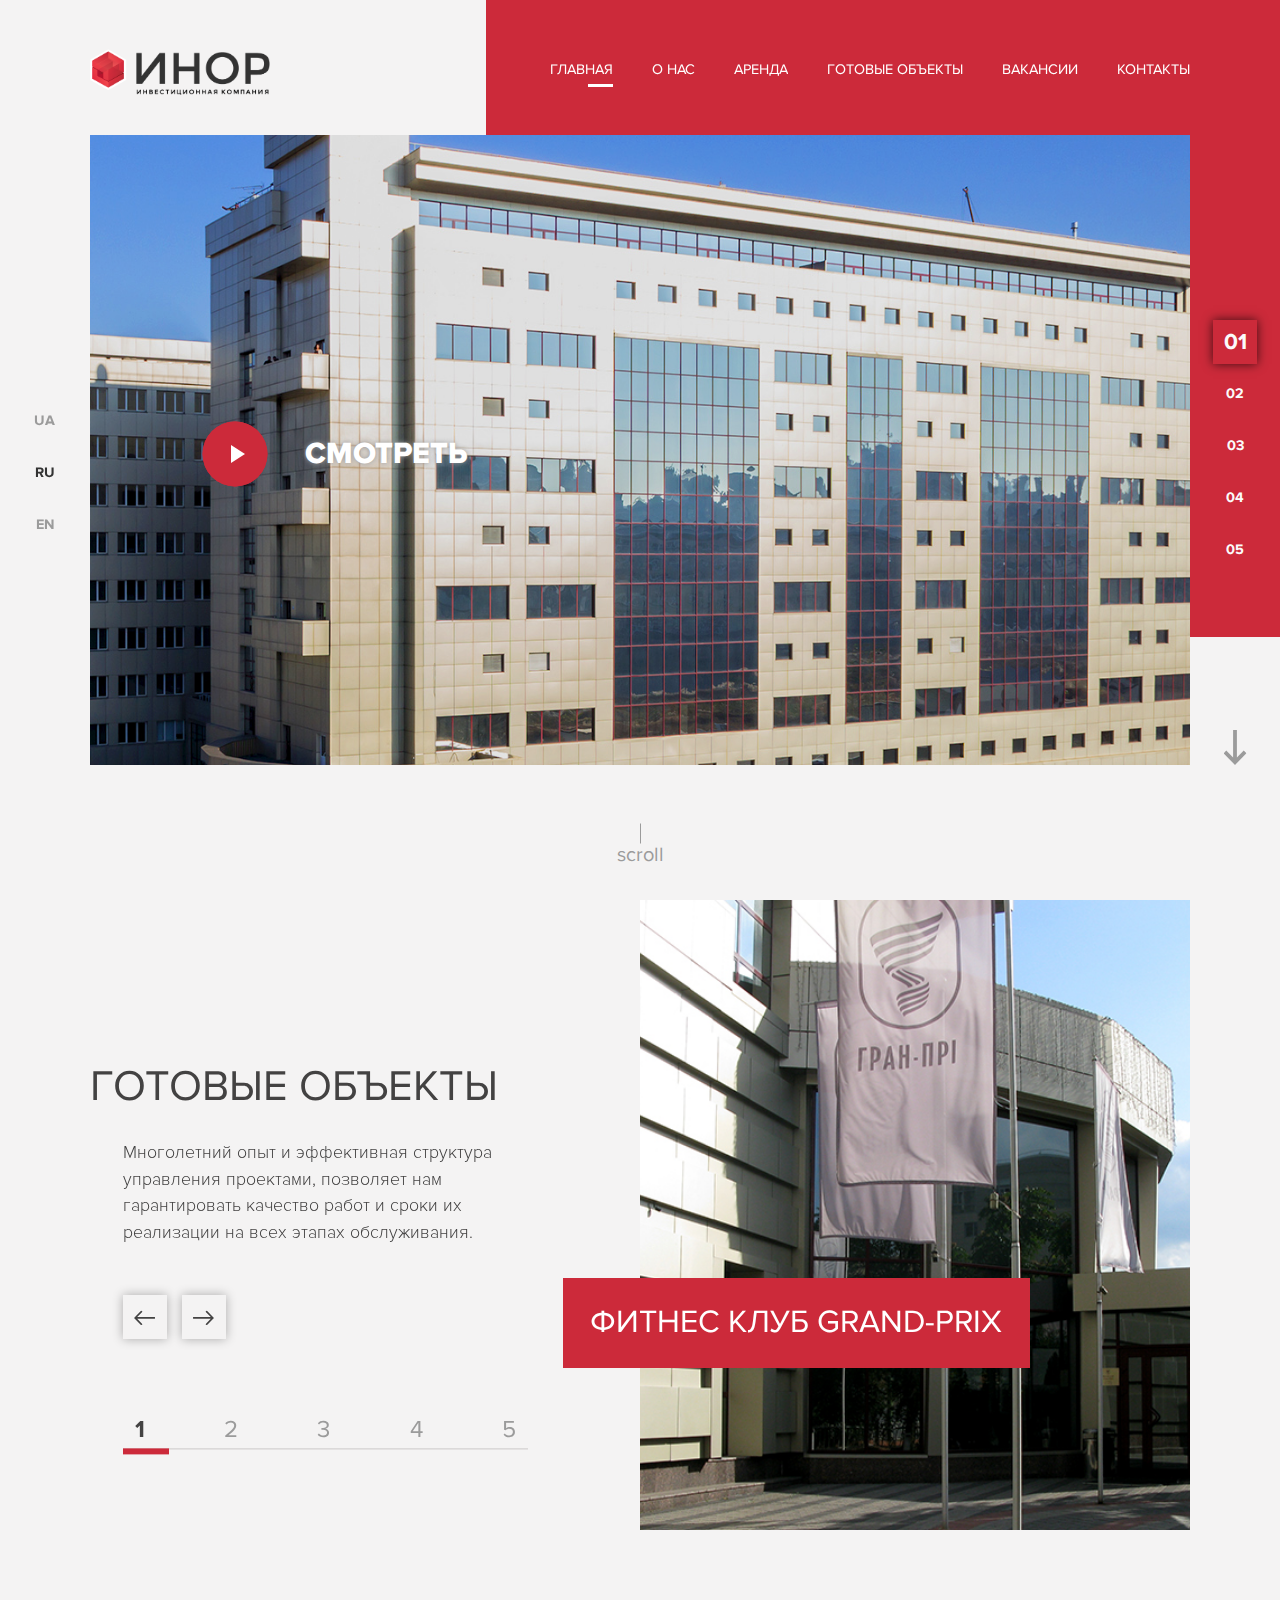
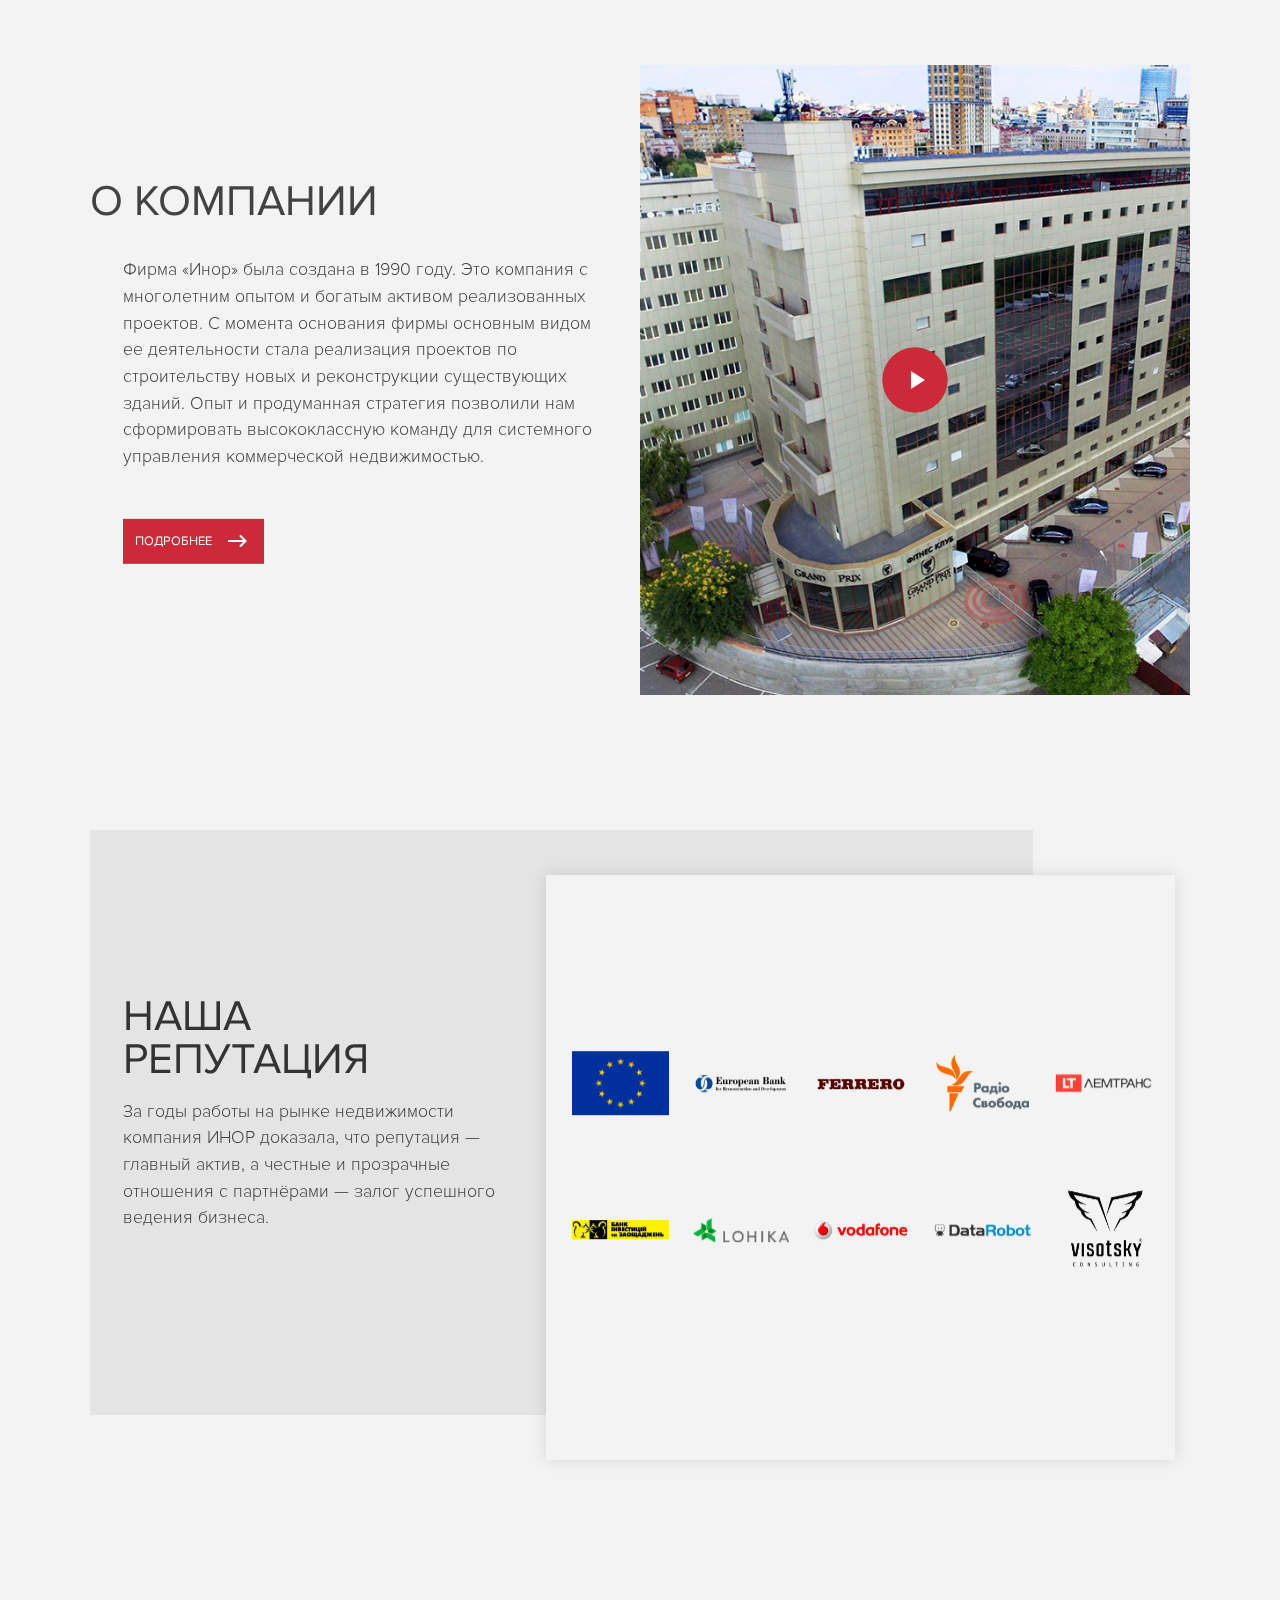
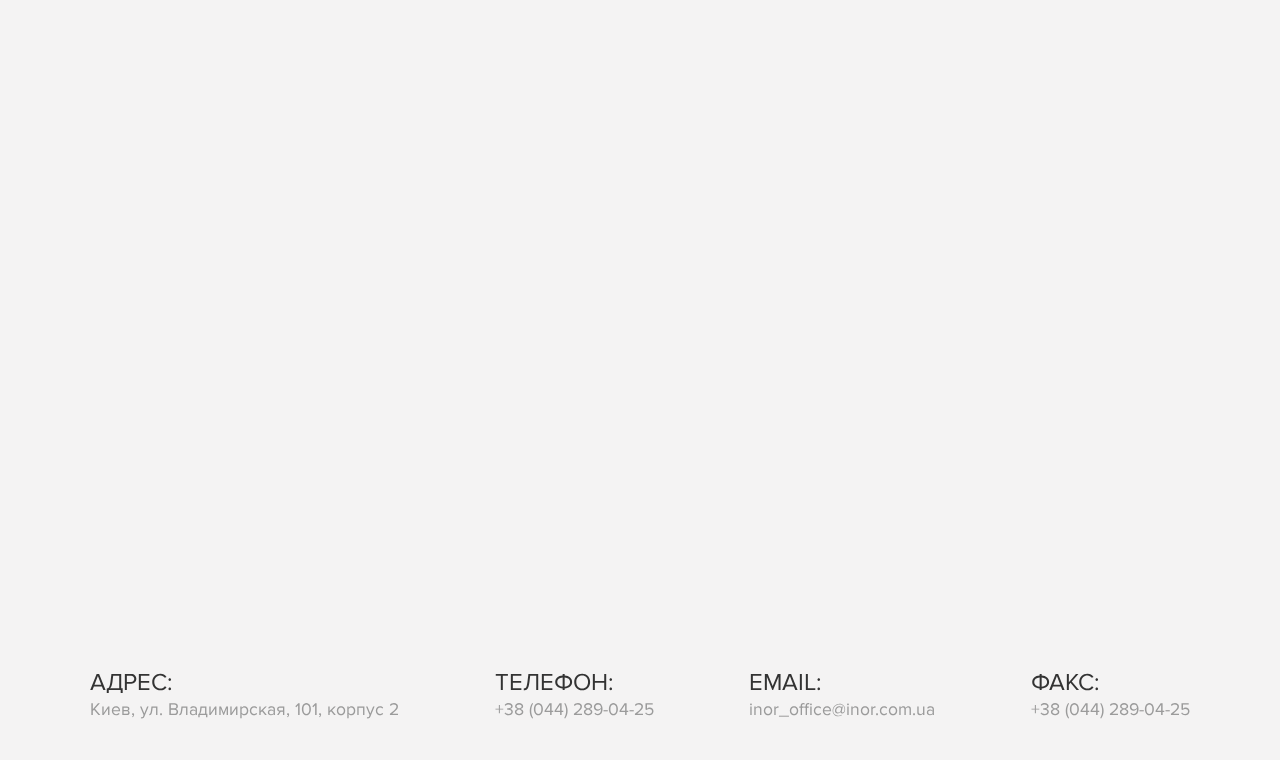
<file: index.html>
<!DOCTYPE html>
<html>
<head>
	<meta charset="utf-8">

	<meta name="viewport" content="width=device-width" />

	<title>INOR</title>
	<!-- Fonts -->
	<link rel="stylesheet" type="text/css" href="css/fonts/font-awesome-4.7.0/css/font-awesome.min.css">
	<link rel="stylesheet" type="text/css" href="css/fonts.css">

	<!-- Styles -->
	<link rel="stylesheet" type="text/css" href="css/normalize.css">
	<link rel="stylesheet" type="text/css" href="css/grid.css">
	<link rel="stylesheet" type="text/css" href="css/animate.css">

	<!-- Owl -->
	<link rel="stylesheet" type="text/css" href="js/OwlCarousel2-2.2.1/dist/assets/owl.carousel.css">
	<link rel="stylesheet" type="text/css" href="js/OwlCarousel2-2.2.1/dist/assets/owl.theme.default.css">

	<link rel="stylesheet" type="text/css" href="css/global.css">
	<link rel="stylesheet" type="text/css" href="css/main.css">
</head>
<body>

	<header class="header">
		<div class="logo">
			<a href="index.html" class="logo__link">INOR</a>
		</div>
		<div class="nav__wrap nav__wrap_main">
			<ul class="nav">
				<li class="nav__item">
					<a href="index.html" class="nav__link nav__link_active">Главная</a>
				</li>
				<li class="nav__item">
					<a href="about.html" class="nav__link">О нас</a>
				</li>
				<li class="nav__item" id="dropdown1">
					<a href="#" class="nav__link">Аренда</a>
					<ul class="navDropdown">
						<li class="navDropdown__item">
							<a href="#" class="navDropdown__link">Аквамарин</a>
						</li>
						<li class="navDropdown__item">
							<a href="#" class="navDropdown__link">Династия</a>
						</li>
						<li class="navDropdown__item">
							<a href="arenda.html" class="navDropdown__link">Паньковский</a>
						</li>
					</ul>
				</li>
				<li class="nav__item" id="dropdown2">
					<a href="#" class="nav__link">Готовые объекты</a>
					<ul class="navDropdown">
						<li class="navDropdown__item">
							<a href="#" class="navDropdown__link">Фитнес клуб Grand-Prix</a>
						</li>
						<li class="navDropdown__item">
							<a href="#" class="navDropdown__link">Бизнес-центр Паньковский</a>
						</li>
						<li class="navDropdown__item">
							<a href="object.html" class="navDropdown__link">Бизнес-центр Династия</a>
						</li>
						<li class="navDropdown__item">
							<a href="#" class="navDropdown__link">Бизнес-центр Аквамарин</a>
						</li>
						<li class="navDropdown__item">
							<a href="#" class="navDropdown__link">Здание Еврокомиссии</a>
						</li>
					</ul>
				</li>
				<li class="nav__item">
					<a href="vacancy.html" class="nav__link">Вакансии</a>
				</li>
				<li class="nav__item">
					<a href="contacts.html" class="nav__link">Контакты</a>
				</li>
			</ul>
		</div>
		<div class="mobileMenu__btn" id="menu1">
			<a href="#" class="sandwich__btn">
				<span class="sandwich__line"></span>
			</a>
		</div>
		<div class="mobile__menu">
			<div class="menuMobile__wrap">
				<ul class="menuMobile">
					<li class="nav__item nav__item_mobile">
						<a href="#" class="nav__link nav__link_active nav__link_mobile">Главная</a>
					</li>
					<li class="nav__item nav__item_mobile">
						<a href="about.html" class="nav__link nav__link_mobile">О нас</a>
					</li>
					<li class="nav__item nav__item_mobile" id="dropdown3">
						<a href="#" class="nav__link nav__link_mobile">Аренда</a>
						<ul class="navDropdown">
							<li class="navDropdown__item">
								<a href="#" class="navDropdown__link">Аквамарин</a>
							</li>
							<li class="navDropdown__item">
								<a href="#" class="navDropdown__link">Династия</a>
							</li>
							<li class="navDropdown__item">
								<a href="arenda.html" class="navDropdown__link">Паньковский</a>
							</li>
						</ul>
					</li>
					<li class="nav__item nav__item_mobile" id="dropdown4">
						<a href="#" class="nav__link nav__link_mobile">Готовые объекты</a>
						<ul class="navDropdown">
							<li class="navDropdown__item">
								<a href="#" class="navDropdown__link">Фитнес клуб Grand-Prix</a>
							</li>
							<li class="navDropdown__item">
								<a href="#" class="navDropdown__link">Бизнес-центр Паньковский</a>
							</li>
							<li class="navDropdown__item">
								<a href="object.html" class="navDropdown__link">Бизнес-центр Династия</a>
							</li>
							<li class="navDropdown__item">
								<a href="#" class="navDropdown__link">Бизнес-центр Аквамарин</a>
							</li>
							<li class="navDropdown__item">
								<a href="#" class="navDropdown__link">Здание Еврокомиссии</a>
							</li>
						</ul>
					</li>
					<li class="nav__item nav__item_mobile">
						<a href="vacancy.html" class="nav__link nav__link_mobile">Вакансии</a>
					</li>
					<li class="nav__item nav__item_mobile">
						<a href="contacts.html" class="nav__link nav__link_mobile">Контакты</a>
					</li>
				</ul>
				<ul class="mobile__lang">
					<li class="lang__item">
						<a href="#" class="lang__link">ua</a>
					</li>
					<li class="lang__item">
						<a href="#" class="lang__link lang__link_active">ru</a>
					</li>
					<li class="lang__item">
						<a href="#" class="lang__link">en</a>
					</li>
				</ul>
			</div>
		</div>
	</header>

	<nav class="langueges">
		<ul class="navLang">
			<li class="lang__item">
				<a href="#" class="lang__link">ua</a>
			</li>
			<li class="lang__item">
				<a href="#" class="lang__link lang__link_active">ru</a>
			</li>
			<li class="lang__item">
				<a href="#" class="lang__link">en</a>
			</li>
		</ul>
	</nav>
	
	<nav class="pagination pagination_main">
		<div class="pag__bg"></div>
		<ul class="navPag">
			<li class="pag__item">
				<a href="#main" class="pag__link pag__link_active">01</a>
			</li>
			<li class="pag__item">
				<a href="#objects" class="pag__link">02</a>
			</li>
			<li class="pag__item">
				<a href="#company" class="pag__link">03</a>
			</li>
			<li class="pag__item">
				<a href="#reputation" class="pag__link">04</a>
			</li>
			<li class="pag__item">
				<a href="#footer" class="pag__link">05</a>
			</li>
		</ul>
		<a class="pag__arrow arrow_down" href="#"></a>
		<a class="pag__arrow arrow_up" href="#"></a>
	</nav>
	
	<div class="container">

		<div class="scrollifyClass" data-section-name="main">
			<section class="main">			
				<div class="main__bg bg_overlay">
					<a href="#" class="playBtn" id="videoPlay1" data-video="#mainVideo" data-src="https://www.youtube.com/embed//ZCDxJGLD0Eg">
						<div class="play__btn play__btn_main">
							<span></span>
						</div>
						<h3 class="playBtn__txt">Смотреть</h3>
					</a>
				</div>
			</section>
		</div>
		<div class="scroll__btn scroll__btn_mob">
			<a href="#" class="scrollBtn"></a>
		</div>

		<div class="scrollifyClass" data-section-name="objects">
			<section class="objects " id="slider">
				<div class="back__btn">
					<a class="backBtn" href="#objects"><span class="fa fa-long-arrow-left"></span>&nbsp; Назад</a>
				</div>
				<div class="object__slides">
					<article class="slide__article" id="grandPrix">
						<h2 class="slideArt__head">Фитнес клуб Grand-Prix</h2>
						<p class="main__txt main__txt_slide">Grand-Prix Evolution – клуб, который заслуживает самого пристального внимания, ведь он предлагает не просто набор помещений и занятий, а новую концепцию красоты и здоровья.</p>
						<p class="main__txt main__txt_slide">Теннис, футбол и многое другое</p>
						<p class="main__txt main__txt_slide">Спорт прочно вошел в жизнь современного человека. Взрослые и дети предпочитают активную жизнь, и это замечательно. Клуб Grand-Prix Evolution предлагает:</p>
						<div class="slideImg__wrap">
							<img class="slide__img" alt="" src="images/Glav_Gal_FitnesClub_V.jpg">
						</div>
						<p class="main__txt main__txt_slide">1. Футбол. Популярная игра – симбиоз физического развития и командного духа, она дарит эйфорию от побед, позволяет развивать свои умения и совершенствоваться в деталях. Поле для мини-футбола (20 х 40 м) предназначено для тренировок разных возрастных категорий посетителей клуба, оно соответствует самым високим стандартам качества (сертификация FIFA). Покрытие ULTIMA Grass высотой 4 см создает великолепные условия для игры как профессионалов, так и новичков.</p>
						<div class="slideImg__wrap">
							<img class="slide__img slide__img_cover slide__img_cover_disable" alt="" src="images/Glav_Gal_FitnesClub2.jpg">
						</div>
						<p class="main__txt main__txt_slide">2. Теннис. Корты для взрослых и детей разделены, что позволяет проводить тренировки в удобное время. Всего 5 кортов – 2 для большого и 3 для детского тенниса, есть сертифицикация ITF.</p>
						<div class="slideImg__wrap">
							<img class="slide__img" alt="" src="images/Glav_Gal_FitnesClub_V2.jpg">
						</div>
						<p class="main__txt main__txt_slide">3. Стритбол. Популярный сегодня вид командной игры – разновидность баскетбола. Игра проводится на специальной площадке под открытым небом.</p>
						<p class="main__txt main__txt_slide">4. Бег. Универсальная кардионагрузка, которая показана всем, представлена в клубе великолепными беговыми дорожками от лучших мировых производителей.</p>
						<p class="main__txt main__txt_slide">Различные режимы, уровни нагрузки и время тренировки – и тело становится подтянутым, сердце работает, как точнейшие швейцарские часы, а настроение улучшается с каждой минутой.</p>
						<p class="main__txt main__txt_slide">5. Лаунж-зона. Традиционное завершение активного этапа тренировок – полный релакс. Комфорт в клубе обеспечен в любое время его работы: вечером включается специальное освещение, чтобы время ваших тренировок не ограничивалось световым днем. Ну а раздевалки и другие помещения общего пользования радуют современными дизайнерскими новинками в отделке и отличной функциональностью.</p>
						<a href="about.html" class="info__btn info__btn_slide">Подробнее</a>
					</article>
					<article class="slide__article"  id="pankovsky">
						<h2 class="slideArt__head">Бизнес-центр Паньковский</h2>
						<p class="main__txt main__txt_slide">Lorem ipsum dolor sit amet, consectetur adipiscing elit. Nullam eget ante massa. Integer at congue tortor, a hendrerit turpis. Aenean placerat dapibus odio ut maximus. Suspendisse potenti. Maecenas facilisis urna sed laoreet eleifend. Phasellus in dolor rutrum, tincidunt enim non, iaculis velit. Integer sed iaculis libero, ac consequat urna.</p>
						<p class="main__txt main__txt_slide">Nullam sit amet euismod diam. Duis a libero in sapien fringilla aliquet eget id nisi. Nam aliquet congue interdum. Nullam eu massa lorem. Donec viverra consequat volutpat. Sed accumsan est imperdiet tincidunt vulputate. Aliquam erat volutpat. Etiam gravida a eros quis vehicula.</p>
						<div class="slideImg__wrap">
							<img class="slide__img slide__img_cover" alt="" src="images/galereya_pankovskiy.jpg">
						</div>
						<p class="main__txt main__txt_slide">Maecenas dictum sagittis ante, ac volutpat libero. In auctor arcu nec mollis iaculis. Vestibulum vehicula sodales metus eu lacinia. Mauris non nisi et quam accumsan elementum. Sed dapibus neque eget tellus hendrerit porttitor. Phasellus dapibus lacinia risus, vitae molestie lacus congue at. Sed et scelerisque enim, sit amet dignissim diam. Vestibulum sapien eros, vestibulum a efficitur id, semper quis felis. Proin eu venenatis orci, at auctor sem. Donec pharetra dapibus dui, et pellentesque diam feugiat non. Morbi dui ligula, hendrerit sit amet odio eget, ultrices mattis velit. Phasellus bibendum urna id est viverra consectetur. In hac habitasse platea dictumst.</p>
						<p class="main__txt main__txt_slide">Integer leo justo, congue lacinia lectus quis, sollicitudin tristique ipsum. Suspendisse faucibus, eros a dapibus consectetur, enim felis dapibus quam, ut dictum nibh mauris vitae orci. Aenean tempus finibus rutrum. Vestibulum tempor suscipit libero at aliquet. Nam eu leo lacus. Donec at rhoncus enim. Cras ultricies sollicitudin nisl eget scelerisque. Aliquam et risus egestas, dictum nibh vel, convallis diam.</p>
						<p class="main__txt main__txt_slide">Pellentesque leo odio, auctor rutrum rutrum eu, ultricies non neque. Sed ultrices, sapien sit amet pulvinar molestie, ligula ex consectetur enim, ac vehicula ipsum arcu sit amet nulla. Pellentesque hendrerit felis vel magna posuere accumsan. Donec rhoncus massa eget elit lobortis sollicitudin. Maecenas a urna vulputate, tincidunt orci id, venenatis urna. Etiam libero est, malesuada luctus arcu sed, facilisis vehicula mauris. Nulla a rutrum erat. Sed ut fermentum dui.</p>
						<a href="about.html" class="info__btn info__btn_slide">Подробнее</a>
					</article>
					<article class="slide__article" id="dynasty">
						<h2 class="slideArt__head">Бизнес-центр Династия</h2>
						<p class="main__txt main__txt_slide">Lorem ipsum dolor sit amet, consectetur adipiscing elit. Nullam eget ante massa. Integer at congue tortor, a hendrerit turpis. Aenean placerat dapibus odio ut maximus. Suspendisse potenti. Maecenas facilisis urna sed laoreet eleifend. Phasellus in dolor rutrum, tincidunt enim non, iaculis velit. Integer sed iaculis libero, ac consequat urna.</p>
						<p class="main__txt main__txt_slide">Nullam sit amet euismod diam. Duis a libero in sapien fringilla aliquet eget id nisi. Nam aliquet congue interdum. Nullam eu massa lorem. Donec viverra consequat volutpat. Sed accumsan est imperdiet tincidunt vulputate. Aliquam erat volutpat. Etiam gravida a eros quis vehicula.</p>
						<div class="slideImg__wrap">
							<img class="slide__img slide__img_cover" alt="" src="images/bud4.jpg">
						</div>
						<p class="main__txt main__txt_slide">Maecenas dictum sagittis ante, ac volutpat libero. In auctor arcu nec mollis iaculis. Vestibulum vehicula sodales metus eu lacinia. Mauris non nisi et quam accumsan elementum. Sed dapibus neque eget tellus hendrerit porttitor. Phasellus dapibus lacinia risus, vitae molestie lacus congue at. Sed et scelerisque enim, sit amet dignissim diam. Vestibulum sapien eros, vestibulum a efficitur id, semper quis felis. Proin eu venenatis orci, at auctor sem. Donec pharetra dapibus dui, et pellentesque diam feugiat non. Morbi dui ligula, hendrerit sit amet odio eget, ultrices mattis velit. Phasellus bibendum urna id est viverra consectetur. In hac habitasse platea dictumst.</p>
						<p class="main__txt main__txt_slide">Integer leo justo, congue lacinia lectus quis, sollicitudin tristique ipsum. Suspendisse faucibus, eros a dapibus consectetur, enim felis dapibus quam, ut dictum nibh mauris vitae orci. Aenean tempus finibus rutrum. Vestibulum tempor suscipit libero at aliquet. Nam eu leo lacus. Donec at rhoncus enim. Cras ultricies sollicitudin nisl eget scelerisque. Aliquam et risus egestas, dictum nibh vel, convallis diam.</p>
						<p class="main__txt main__txt_slide">Pellentesque leo odio, auctor rutrum rutrum eu, ultricies non neque. Sed ultrices, sapien sit amet pulvinar molestie, ligula ex consectetur enim, ac vehicula ipsum arcu sit amet nulla. Pellentesque hendrerit felis vel magna posuere accumsan. Donec rhoncus massa eget elit lobortis sollicitudin. Maecenas a urna vulputate, tincidunt orci id, venenatis urna. Etiam libero est, malesuada luctus arcu sed, facilisis vehicula mauris. Nulla a rutrum erat. Sed ut fermentum dui.</p>
						<a href="about.html" class="info__btn info__btn_slide">Подробнее</a>
					</article>
					<article class="slide__article" id="aquamarine">
						<h2 class="slideArt__head">Бизнес-центр Аквамарин</h2>
						<p class="main__txt main__txt_slide">Lorem ipsum dolor sit amet, consectetur adipiscing elit. Nullam eget ante massa. Integer at congue tortor, a hendrerit turpis. Aenean placerat dapibus odio ut maximus. Suspendisse potenti. Maecenas facilisis urna sed laoreet eleifend. Phasellus in dolor rutrum, tincidunt enim non, iaculis velit. Integer sed iaculis libero, ac consequat urna.</p>
						<p class="main__txt main__txt_slide">Nullam sit amet euismod diam. Duis a libero in sapien fringilla aliquet eget id nisi. Nam aliquet congue interdum. Nullam eu massa lorem. Donec viverra consequat volutpat. Sed accumsan est imperdiet tincidunt vulputate. Aliquam erat volutpat. Etiam gravida a eros quis vehicula.</p>
						<div class="slideImg__wrap">
							<img class="slide__img slide__img_cover" alt="" src="images/galereya_akvamarin.jpg">
						</div>
						<p class="main__txt main__txt_slide">Maecenas dictum sagittis ante, ac volutpat libero. In auctor arcu nec mollis iaculis. Vestibulum vehicula sodales metus eu lacinia. Mauris non nisi et quam accumsan elementum. Sed dapibus neque eget tellus hendrerit porttitor. Phasellus dapibus lacinia risus, vitae molestie lacus congue at. Sed et scelerisque enim, sit amet dignissim diam. Vestibulum sapien eros, vestibulum a efficitur id, semper quis felis. Proin eu venenatis orci, at auctor sem. Donec pharetra dapibus dui, et pellentesque diam feugiat non. Morbi dui ligula, hendrerit sit amet odio eget, ultrices mattis velit. Phasellus bibendum urna id est viverra consectetur. In hac habitasse platea dictumst.</p>
						<p class="main__txt main__txt_slide">Integer leo justo, congue lacinia lectus quis, sollicitudin tristique ipsum. Suspendisse faucibus, eros a dapibus consectetur, enim felis dapibus quam, ut dictum nibh mauris vitae orci. Aenean tempus finibus rutrum. Vestibulum tempor suscipit libero at aliquet. Nam eu leo lacus. Donec at rhoncus enim. Cras ultricies sollicitudin nisl eget scelerisque. Aliquam et risus egestas, dictum nibh vel, convallis diam.</p>
						<p class="main__txt main__txt_slide">Pellentesque leo odio, auctor rutrum rutrum eu, ultricies non neque. Sed ultrices, sapien sit amet pulvinar molestie, ligula ex consectetur enim, ac vehicula ipsum arcu sit amet nulla. Pellentesque hendrerit felis vel magna posuere accumsan. Donec rhoncus massa eget elit lobortis sollicitudin. Maecenas a urna vulputate, tincidunt orci id, venenatis urna. Etiam libero est, malesuada luctus arcu sed, facilisis vehicula mauris. Nulla a rutrum erat. Sed ut fermentum dui.</p>
						<a href="about.html" class="info__btn info__btn_slide">Подробнее</a>
					</article>
					<article class="slide__article" id="eurocom">
						<h2 class="slideArt__head">Здание Еврокомиссии</h2>
						<p class="main__txt main__txt_slide">Lorem ipsum dolor sit amet, consectetur adipiscing elit. Nullam eget ante massa. Integer at congue tortor, a hendrerit turpis. Aenean placerat dapibus odio ut maximus. Suspendisse potenti. Maecenas facilisis urna sed laoreet eleifend. Phasellus in dolor rutrum, tincidunt enim non, iaculis velit. Integer sed iaculis libero, ac consequat urna.</p>
						<p class="main__txt main__txt_slide">Nullam sit amet euismod diam. Duis a libero in sapien fringilla aliquet eget id nisi. Nam aliquet congue interdum. Nullam eu massa lorem. Donec viverra consequat volutpat. Sed accumsan est imperdiet tincidunt vulputate. Aliquam erat volutpat. Etiam gravida a eros quis vehicula.</p>
						<div class="slideImg__wrap">
							<img class="slide__img slide__img_cover" alt="" src="images/galereya_EC.jpg">
						</div>
						<p class="main__txt main__txt_slide">Maecenas dictum sagittis ante, ac volutpat libero. In auctor arcu nec mollis iaculis. Vestibulum vehicula sodales metus eu lacinia. Mauris non nisi et quam accumsan elementum. Sed dapibus neque eget tellus hendrerit porttitor. Phasellus dapibus lacinia risus, vitae molestie lacus congue at. Sed et scelerisque enim, sit amet dignissim diam. Vestibulum sapien eros, vestibulum a efficitur id, semper quis felis. Proin eu venenatis orci, at auctor sem. Donec pharetra dapibus dui, et pellentesque diam feugiat non. Morbi dui ligula, hendrerit sit amet odio eget, ultrices mattis velit. Phasellus bibendum urna id est viverra consectetur. In hac habitasse platea dictumst.</p>
						<p class="main__txt main__txt_slide">Integer leo justo, congue lacinia lectus quis, sollicitudin tristique ipsum. Suspendisse faucibus, eros a dapibus consectetur, enim felis dapibus quam, ut dictum nibh mauris vitae orci. Aenean tempus finibus rutrum. Vestibulum tempor suscipit libero at aliquet. Nam eu leo lacus. Donec at rhoncus enim. Cras ultricies sollicitudin nisl eget scelerisque. Aliquam et risus egestas, dictum nibh vel, convallis diam.</p>
						<p class="main__txt main__txt_slide">Pellentesque leo odio, auctor rutrum rutrum eu, ultricies non neque. Sed ultrices, sapien sit amet pulvinar molestie, ligula ex consectetur enim, ac vehicula ipsum arcu sit amet nulla. Pellentesque hendrerit felis vel magna posuere accumsan. Donec rhoncus massa eget elit lobortis sollicitudin. Maecenas a urna vulputate, tincidunt orci id, venenatis urna. Etiam libero est, malesuada luctus arcu sed, facilisis vehicula mauris. Nulla a rutrum erat. Sed ut fermentum dui.</p>
						<a href="about.html" class="info__btn info__btn_slide">Подробнее</a>
					</article>
				</div>

				<div class="objects__wrap section group">
					<div class="objectsTxt__wrap col span_6_of_14">
						<div class="section__wrap">
							<h2 class="main__head main__head_objects">Готовые объекты</h2>
							<div class="objectsTxt">
								<p class="main__txt main__txt_objets">Многолетний опыт и эффективная структура управления проектами, позволяет нам гарантировать качество работ и сроки их реализации на всех этапах обслуживания.</p>
								<div class="slider__nav slider__nav_desc group">					
									<a href="#" class="slideNav__btn slideNav__btn_prev arrow_left"></a>
									<a href="#" class="slideNav__btn slideNav__btn_next arrow_right"></a>
								</div>
								<div class="slider__pag slider__pag_desc">
									<a href="#one" class="sliderPag__item sliderPag__item_active">1</a>
									<a href="#two" class="sliderPag__item">2</a>
									<a href="#three" class="sliderPag__item">3</a>
									<a href="#four" class="sliderPag__item">4</a>
									<a href="#five" class="sliderPag__item">5</a>
								</div>
							</div>
						</div>						
					</div>

					<div class="objectsSlider__wrap col span_8_of_14">
						<div class="objectSlider owl-carousel">
							<div class="objectSlider__item" data-hash="one">
								<div class="slide__cover">
									<div class="slide__bg"></div>
									<a class="slide__head" href="#grandPrix">
										<h2 class="slideHead"></h2>
									</a>
								</div>
							</div>
							<div class="objectSlider__item"  data-hash="two">
								<div class="slide__cover">
									<div class="slide__bg"></div>
									<a class="slide__head" href="#pankovsky">
										<h2 class="slideHead"></h2>
									</a>
								</div>
							</div>
							<div class="objectSlider__item"  data-hash="three">
								<div class="slide__cover">
									<div class="slide__bg"></div>
									<a class="slide__head" href="#dynasty">
										<h2 class="slideHead"></h2>
									</a>
								</div>
							</div>
							<div class="objectSlider__item" data-hash="four">
								<div class="slide__cover">
									<div class="slide__bg"></div>
									<a class="slide__head" href="#aquamarine">
										<h2 class="slideHead"></h2>
									</a>
								</div>
							</div>
							<div class="objectSlider__item" data-hash="five">
								<div class="slide__cover">
									<div class="slide__bg"></div>
									<a class="slide__head" href="#eurocom">
										<h2 class="slideHead"></h2>
									</a>
								</div>
							</div>
						</div>
						<div class="slider__mobControls">
							<div class="slider__nav group">					
								<a href="#" class="slideNav__btn slideNav__btn_prev arrow_left"></a>
								<a href="#" class="slideNav__btn slideNav__btn_next arrow_right"></a>
							</div>
							<div class="slider__pag">
								<a href="#one" class="sliderPag__item sliderPag__item_active">1</a>
								<a href="#two" class="sliderPag__item">2</a>
								<a href="#three" class="sliderPag__item">3</a>
								<a href="#four" class="sliderPag__item">4</a>
								<a href="#five" class="sliderPag__item">5</a>
							</div>
						</div>
					</div>					
				</div>
			</section>
		</div>

		<div class="scrollifyClass" data-section-name="company">
			<section class="company section group">
				<div class="company__txt col span_7_of_14">
					<div class="section__wrap">
						<h2 class="main__head">О КОМПАНИИ</h2>
						<div class="companyTxt">
							<p class="main__txt main__txt_company">Фирма &laquo;Инор&raquo; была создана в 1990 году. Это компания с многолетним опытом и богатым активом реализованных проектов. С момента основания фирмы основным видом ее деятельности стала реализация проектов по строительству новых и реконструкции существующих зданий. Опыт и продуманная стратегия позволили нам сформировать высококлассную команду для системного управления коммерческой недвижимостью.</p>
							<a href="about.html" class="info__btn">Подробнее</a>
						</div>
					</div>
				</div>
				<div class="company__video col span_7_of_14">
					<img class="companyVideo__cover" src="images/inor_glavnaya_onas.jpg">
					<a href="#" class="playBtn" id="videoPlay2" data-video="#mainVideo" data-src="https://www.youtube.com/embed//UiD95zd2AUE">
						<div class="play__btn play__btn_company">
							<span></span>
						</div>
					</a>
				</div>
			</section>
		</div>

		<div class="scrollifyClass" data-section-name="reputation">
			<section class="reputation  section group">
				<div class="reputation__txt col span_12_of_14">
					<div class="section__wrap">
						<h2 class="main__head main__head_reputation">НАША РЕПУТАЦИЯ</h2>
						<p class="main__txt main__txt_reputation">За годы работы на рынке недвижимости компания ИНОР доказала, что репутация &mdash; главный актив, а честные и прозрачные отношения с партнёрами &mdash; залог успешного ведения бизнеса.</p>
					</div>
				</div>
				<div class="reputationSlider col span_8_of_14">
					<div class="reputationSlider__wrap">
						<div class="section__wrap">
							<div class="reputation__slider owl-carousel">
								<div class="reputation__logos">
									<div class="reputationLogo__wrap">
										<img src="images/reputation/1_ес.png" alt="" class="reputation__logo">
									</div>
									<div class="reputationLogo__wrap">
										<img src="images/reputation/2_єбрр.png" alt="" class="reputation__logo">
									</div>
									<div class="reputationLogo__wrap">
										<img src="images/reputation/3_ферреро.png" alt="" class="reputation__logo">
									</div>
									<div class="reputationLogo__wrap">
										<img src="images/reputation/4_радіо_свобода.png" alt="" class="reputation__logo">
									</div>
									<div class="reputationLogo__wrap">
										<img src="images/reputation/5_лемтранс.png" alt="" class="reputation__logo">
									</div>
									<div class="reputationLogo__wrap">
										<img src="images/reputation/6_банк_інвестицій.jpg" alt="" class="reputation__logo">
									</div>
									<div class="reputationLogo__wrap">
										<img src="images/reputation/7_логіка_лтд.png" alt="" class="reputation__logo">
									</div>
									<div class="reputationLogo__wrap">
										<img src="images/reputation/8_мтс.png" alt="" class="reputation__logo">
									</div><div class="reputationLogo__wrap">
										<img src="images/reputation/9_датаробот_україна.png" alt="" class="reputation__logo">
									</div>
									<div class="reputationLogo__wrap">
										<img src="images/reputation/10_школа_продуктивності.png" alt="" class="reputation__logo">
									</div>
								</div>
								<div class="reputation__logos">							
									<div class="reputationLogo__wrap">
										<img src="images/reputation/11_анкл_сем.png" alt="" class="reputation__logo">
									</div>
									<div class="reputationLogo__wrap">
										<img src="images/reputation/12_дубінський.png" alt="" class="reputation__logo">
									</div>
									<div class="reputationLogo__wrap">
										<img src="images/reputation/13_ваймо.png" alt="" class="reputation__logo">
									</div>
									<div class="reputationLogo__wrap">
										<img src="images/reputation/14_прилуки.png" alt="" class="reputation__logo">
									</div>
									<div class="reputationLogo__wrap">
										<img src="images/reputation/15_астрал.png" alt="" class="reputation__logo">
									</div>
									<div class="reputationLogo__wrap">
										<img src="images/reputation/16_бурда.png" alt="" class="reputation__logo">
									</div>
									<div class="reputationLogo__wrap">
										<img src="images/reputation/17_кредит_європа_банк.png" alt="" class="reputation__logo">
									</div>
									<div class="reputationLogo__wrap">
										<img src="images/reputation/18_десетло.png" alt="" class="reputation__logo">
									</div>
									<div class="reputationLogo__wrap">
										<img src="images/reputation/19_спорт_консалт.png" alt="" class="reputation__logo">
									</div>
									<div class="reputationLogo__wrap">
										<img src="images/reputation/20_фан_біт_технолоджи.png" alt="" class="reputation__logo">
									</div>
								</div>
								<div class="reputation__logos">
									<div class="reputationLogo__wrap">
										<img src="images/reputation/21_бмс_консалтинг.png" alt="" class="reputation__logo">
									</div>
									<div class="reputationLogo__wrap">
										<img src="images/reputation/22_basf.png" alt="" class="reputation__logo">
									</div>
									<div class="reputationLogo__wrap">
										<img src="images/reputation/23_бта_банк.png" alt="" class="reputation__logo">
									</div>
									<div class="reputationLogo__wrap">
										<img src="images/reputation/24_втб_банк.png" alt="" class="reputation__logo">
									</div>
									<div class="reputationLogo__wrap">
										<img src="images/reputation/25_мінерфін.png" alt="" class="reputation__logo">
									</div>
									<div class="reputationLogo__wrap">
										<img src="images/reputation/26_нано_про.png" alt="" class="reputation__logo">
									</div>
									<div class="reputationLogo__wrap">
										<img src="images/reputation/27_перший_біт.png" alt="" class="reputation__logo">
									</div>
									<div class="reputationLogo__wrap">
										<img src="images/reputation/28_прінтек.png" alt="" class="reputation__logo">
									</div><div class="reputationLogo__wrap">
										<img src="images/reputation/29_рено.png" alt="" class="reputation__logo">
									</div>
									<div class="reputationLogo__wrap">
										<img src="images/reputation/30_хонда.png" alt="" class="reputation__logo">
									</div>
								</div>
							</div>
						</div>
					</div>
				</div>
			</section>
		</div>

		<div class="footy" data-section-name="footer">
			<footer class="footer">
				<div class="mainMap">
						<iframe class="map" src="https://www.google.com/maps/embed?pb=!1m14!1m8!1m3!1d10165.839770163586!2d30.508869!3d50.432533!3m2!1i1024!2i768!4f13.1!3m3!1m2!1s0x0%3A0xb3b444a999d736df!2z0IbQndCe0KA!5e0!3m2!1suk!2sua!4v1512650656223" width="600" height="450" frameborder="0" style="border:0" allowfullscreen></iframe>
				</div>
				<div class="contacts">
					<div class="footer__contacts">
						<h6 class="contact__head">Адрес:</h6>
						<p class="contact__txt">Киев, ул. Владимирская, 101, корпус 2</p>
					</div>
					<div class="footer__contacts">
						<h6 class="contact__head">Телефон:</h6>
						<p class="contact__txt">+38 (044) 289-04-25</p>
					</div>
					<div class="footer__contacts">
						<h6 class="contact__head">Email:</h6>
						<p class="contact__txt">inor_office@inor.com.ua</p>
					</div>
					<div class="footer__contacts">
						<h6 class="contact__head">Факс:</h6>
						<p class="contact__txt">+38 (044) 289-04-25</p>
					</div>
				</div>
			</footer>
		</div>

	</div>

	
	<div class="main__video main__video_main" id="mainVideo">
		<div class="video__container">
			<div class="video__wrap">
				<iframe class="player" width="560" height="349" src="" frameborder="0" allowfullscreen></iframe>
			</div>
		</div>
		<div class="close__btn fa fa-times"></div>
	</div>
	<div class="main__video" id="companyVideo">
		<div class="video__container">
			<div class="video__wrap">
				<iframe class="player" width="560" height="349" src="" frameborder="0" allowfullscreen></iframe>
			</div>
		</div>
		<div class="close__btn fa fa-times"></div>
	</div>
	<div class="scroll__btn"><a href="#" class="scrollBtn">scroll</a></div>

	<script src="js/jquery-3.2.1.min.js" type="text/javascript"></script>

	<script src="js/Dropdown.js" type="text/javascript"></script>
	<script>
		var d1 = new DropDown('#dropdown1');
		var d2 = new DropDown('#dropdown2');
		var d2 = new DropDownMob('#dropdown3');
		var d2 = new DropDownMob('#dropdown4');
		var m1 = new DropDownMenu('#menu1');
	</script>

	<script src="js/jquery.scrollify.js" type="text/javascript"></script>

	<script src="js/initScrollify.js" type="text/javascript"></script>

	<script src="js/videoPlay.js" type="text/javascript"></script>
	<script>
		var v1 = new VideoStart('#videoPlay1');
		var v1 = new VideoStart('#videoPlay2');
	</script>

	<script type="text/javascript" src="js/SliderInit.js"></script>
	<script>
		var i = new SliderInit("#slider");
	</script>

	<script src="js/OwlCarousel2-2.2.1/dist/owl.carousel.js" type="text/javascript"></script>

	<script type="text/javascript">
		var owl = $(".objectSlider");
		$(document).ready(function(){
			owl.owlCarousel({
				//loop: true,
				center: true,
				items: 1,
				margin: 50,
				stagePadding: 0,
				smartSpeed: 2000,
				mouseDrag: false,
				touchDrag: false,
				URLhashListener: true,
                startPosition: 'URLHash',
				onInitialize: i.init,
				onChanged: i.change
			});
		});
		i.prev.click(function(event) {
			event.preventDefault();
			owl.trigger('prev.owl.carousel');
		});
		i.next.click(function(event) {
			event.preventDefault();
			owl.trigger('next.owl.carousel');
		});
		owl.on('click', '.slide__head', function () {

			i.opened = $(this).attr('href');
			i.showSlide();

		});
		var owl2 = $(".reputation__slider");
		$(document).ready(function(){
			owl2.owlCarousel({
				center: true,
				items: 1,
				margin: 0,
				stagePadding: 0,
				smartSpeed: 2500,
				loop: true,
				autoplay: true,
				autoplayTimeout: 5000,
				mouseDrag: false,
				touchDrag: false,
				//autoplayHoverPause: true
			});
		});
	</script>
	
</body>
</html>
</file>
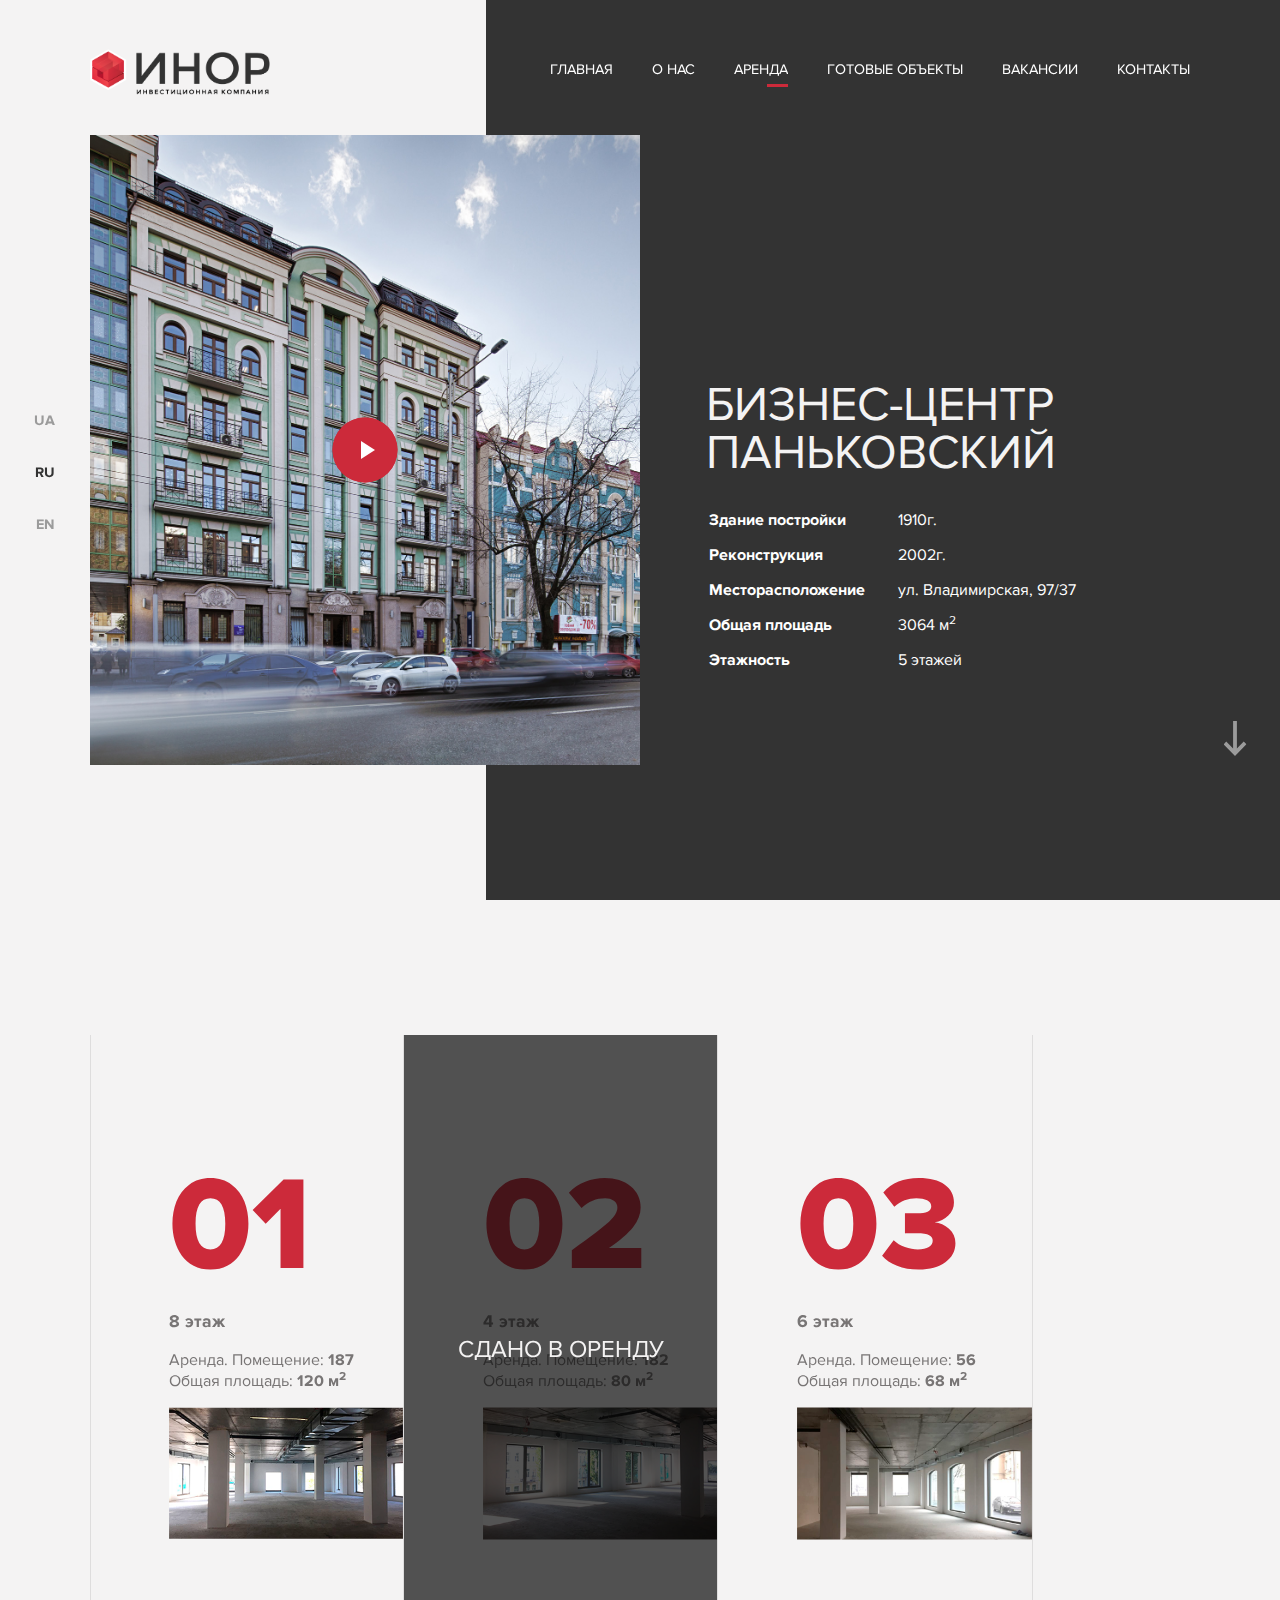
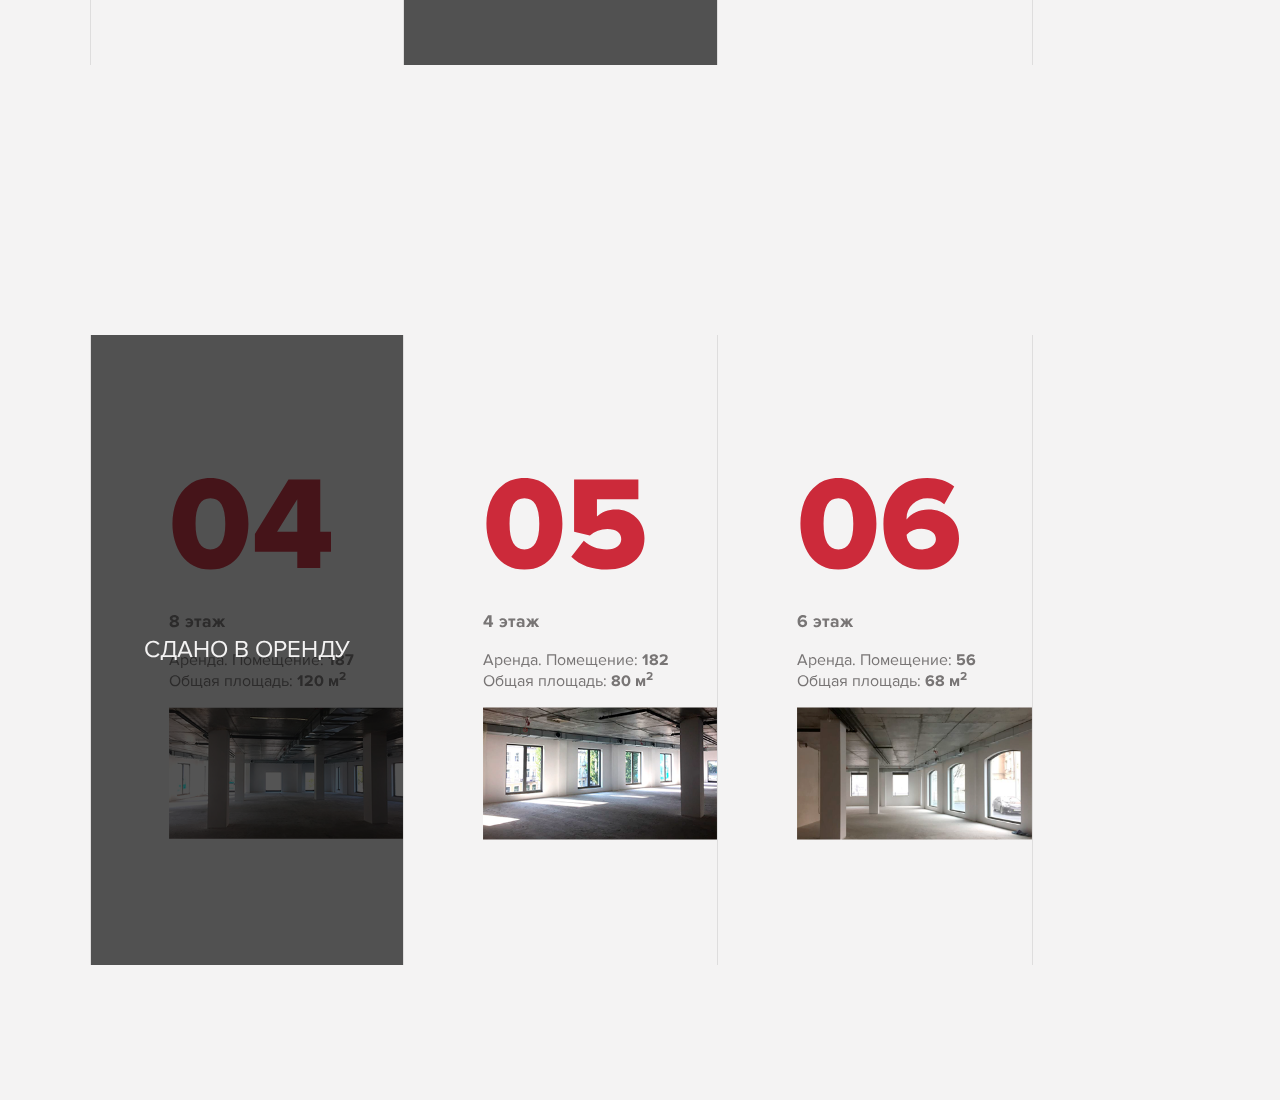
<file: arenda.html>
<!DOCTYPE html>
<html>
<head>
	<meta charset="utf-8">

	<meta name="viewport" content="width=device-width" />

	<title>INOR</title>
	<!-- Fonts -->
	<link rel="stylesheet" type="text/css" href="css/fonts/font-awesome-4.7.0/css/font-awesome.min.css">
	<link rel="stylesheet" type="text/css" href="css/fonts.css">

	<!-- Styles -->
	<link rel="stylesheet" type="text/css" href="css/normalize.css">
	<link rel="stylesheet" type="text/css" href="css/grid.css">
	<link rel="stylesheet" type="text/css" href="css/animate.css">

	<link rel="stylesheet" type="text/css" href="css/global.css">
	<link rel="stylesheet" type="text/css" href="css/arenda.css">
</head>
<body>

	<header class="header">
		<div class="logo">
			<a href="index.html" class="logo__link">INOR</a>
		</div>
		<div class="nav__wrap nav__wrap_arenda">
			<ul class="nav">
				<li class="nav__item">
					<a href="index.html" class="nav__link">Главная</a>
				</li>
				<li class="nav__item">
					<a href="about.html" class="nav__link">О нас</a>
				</li>
				<li class="nav__item" id="dropdown1">
					<a href="#" class="nav__link nav__link_active">Аренда</a>
					<ul class="navDropdown">
						<li class="navDropdown__item">
							<a href="#" class="navDropdown__link">Аквамарин</a>
						</li>
						<li class="navDropdown__item">
							<a href="#" class="navDropdown__link">Династия</a>
						</li>
						<li class="navDropdown__item">
							<a href="arenda.html" class="navDropdown__link">Паньковский</a>
						</li>
					</ul>
				</li>
				<li class="nav__item" id="dropdown2">
					<a href="#" class="nav__link">Готовые объекты</a>
					<ul class="navDropdown">
						<li class="navDropdown__item">
							<a href="#" class="navDropdown__link">Фитнес клуб Grand-Prix</a>
						</li>
						<li class="navDropdown__item">
							<a href="#" class="navDropdown__link">Бизнес-центр Паньковский</a>
						</li>
						<li class="navDropdown__item">
							<a href="object.html" class="navDropdown__link">Бизнес-центр Династия</a>
						</li>
						<li class="navDropdown__item">
							<a href="#" class="navDropdown__link">Бизнес-центр Аквамарин</a>
						</li>
						<li class="navDropdown__item">
							<a href="#" class="navDropdown__link">Здание Еврокомиссии</a>
						</li>
						<li class="navDropdown__item">
							<a href="#" class="navDropdown__link">Владимирская, 101</a>
						</li>
						<li class="navDropdown__item">
							<a href="#" class="navDropdown__link">Владимирская, 101</a>
						</li>
					</ul>
				</li>
				<li class="nav__item">
					<a href="vacancy.html" class="nav__link">Вакансии</a>
				</li>
				<li class="nav__item">
					<a href="contacts.html" class="nav__link">Контакты</a>
				</li>
			</ul>
		</div>
		<div class="mobileMenu__btn" id="menu1">
			<a href="#" class="sandwich__btn">
				<span class="sandwich__line"></span>
			</a>
		</div>
		<div class="mobile__menu">
			<div class="menuMobile__wrap">
				<ul class="menuMobile">
					<li class="nav__item nav__item_mobile">
						<a href="index.html" class="nav__link nav__link_mobile">Главная</a>
					</li>
					<li class="nav__item nav__item_mobile">
						<a href="about.html" class="nav__link nav__link_mobile">О нас</a>
					</li>
					<li class="nav__item nav__item_mobile" id="dropdown3">
						<a href="#" class="nav__link nav__link_active nav__link_mobile">Аренда</a>
						<ul class="navDropdown">
							<li class="navDropdown__item">
								<a href="#" class="navDropdown__link">Аквамарин</a>
							</li>
							<li class="navDropdown__item">
								<a href="#" class="navDropdown__link">Династия</a>
							</li>
							<li class="navDropdown__item">
								<a href="arenda.html" class="navDropdown__link">Паньковский</a>
							</li>
						</ul>
					</li>
					<li class="nav__item nav__item_mobile" id="dropdown4">
						<a href="#" class="nav__link nav__link_mobile">Готовые объекты</a>
						<ul class="navDropdown">
							<li class="navDropdown__item">
								<a href="#" class="navDropdown__link">Фитнес клуб Grand-Prix</a>
							</li>
							<li class="navDropdown__item">
								<a href="#" class="navDropdown__link">Бизнес-центр Паньковский</a>
							</li>
							<li class="navDropdown__item">
								<a href="object.html" class="navDropdown__link">Бизнес-центр Династия</a>
							</li>
							<li class="navDropdown__item">
								<a href="#" class="navDropdown__link">Бизнес-центр Аквамарин</a>
							</li>
							<li class="navDropdown__item">
								<a href="#" class="navDropdown__link">Здание Еврокомиссии</a>
							</li>
							<li class="navDropdown__item">
								<a href="#" class="navDropdown__link">Владимирская, 101</a>
							</li>
							<li class="navDropdown__item">
								<a href="#" class="navDropdown__link">Владимирская, 101</a>
							</li>
						</ul>
					</li>
					<li class="nav__item nav__item_mobile">
						<a href="vacancy.html" class="nav__link nav__link_mobile">Вакансии</a>
					</li>
					<li class="nav__item nav__item_mobile">
						<a href="contacts.html" class="nav__link nav__link_mobile">Контакты</a>
					</li>
				</ul>
				<ul class="mobile__lang">
					<li class="lang__item">
						<a href="#" class="lang__link">ua</a>
					</li>
					<li class="lang__item">
						<a href="#" class="lang__link lang__link_active">ru</a>
					</li>
					<li class="lang__item">
						<a href="#" class="lang__link">en</a>
					</li>
				</ul>
			</div>
		</div>
	</header>

	<nav class="langueges">
		<ul class="navLang">
			<li class="lang__item">
				<a href="#" class="lang__link">ua</a>
			</li>
			<li class="lang__item">
				<a href="#" class="lang__link lang__link_active">ru</a>
			</li>
			<li class="lang__item">
				<a href="#" class="lang__link">en</a>
			</li>
		</ul>
	</nav>

	<nav class="pagination pagination_arenda">
		<div class="pag__bg pag__bg_black"></div>
		<a class="pag__arrow arrow_down" href="#"></a>
		<a class="pag__arrow arrow_up" href="#"></a>
	</nav>
	
	<div class="container">
		<div class="scrollifyClass" data-section-name="arenda">
			<section class="arenda section group">
				<div class="arenda__video col span_7_of_14">
					<img class="arendaVideo__cover" src="images/arenda/build1/INOR_Photo_Arenda_video.jpg">
					<a href="#" class="playBtn" id="videoPlay2" data-video="#mainVideo" data-src="https://www.youtube.com/embed//ourizndiXPA">
						<div class="play__btn play__btn_arenda">
							<span></span>
						</div>
					</a>
				</div>
				<div class="arenda__txt col span_8_of_14">
					<div class="arendaTxt">
						<div class="section__wrap section__wrap_arenda">
							<h1 class="main__head main__head_gallery">Бизнес-центр Паньковский</h1>
							<table class="arenda__table">
								<tr class="arendaTable__row">
									<td class="arendaTable__txt">Здание постройки</td>
									<td class="arendaTable__txt">1910г.</td>
								</tr>
								<tr class="arendaTable__row">
									<td class="arendaTable__txt">Реконструкция</td>
									<td class="arendaTable__txt">2002г.</td>
								</tr>
								<tr class="arendaTable__row">
									<td class="arendaTable__txt">Месторасположение</td>
									<td class="arendaTable__txt">ул. Владимирская, 97/37</td>
								</tr>
								<tr class="arendaTable__row">
									<td class="arendaTable__txt">Общая площадь</td>
									<td class="arendaTable__txt">3064 м<sup>2</sup></td>
								</tr>
								<tr class="arendaTable__row">
									<td class="arendaTable__txt">Этажность</td>
									<td class="arendaTable__txt">5 этажей</td>
								</tr>
							</table>
						</div>
					</div>
				</div>			
			</section>
		</div>

		<div class="scrollifyClass" data-section-name="">
			<section class="rooms section group">
				<div class="rooms__wrap">
					<a href="room.html" class="room__wrap">
						<div class="section__wrap">
							<p class="room__num">01</p>
							<p class="room__floor">8 этаж</p>
							<p class="room__txt">Аренда. Помещение: <span class="room__val">187</span></p>
							<p class="room__txt">Общая площадь: <span class="room__val">120 м<sup>2</sup></span></p>
							<div class="roomImg">
								<img src="images/arenda/build1/Orenda01.png" alt="" class="room__img">
							</div>
						</div>
						<p class="room__rented">сдано в оренду</p>
					</a>
					<a href="#" class="room__wrap room__wrap_rented">
						<div class="section__wrap">
							<p class="room__num">02</p>
							<p class="room__floor">4 этаж</p>
							<p class="room__txt">Аренда. Помещение: <span class="room__val">182</span></p>
							<p class="room__txt">Общая площадь: <span class="room__val">80 м<sup>2</sup></span></p>
							<div class="roomImg">
								<img src="images/arenda/build1/Orenda02.png" alt="" class="room__img">
							</div>
						</div>
						<p class="room__rented">сдано в оренду</p>
					</a>
					<a href="#" class="room__wrap">
						<div class="section__wrap">
							<p class="room__num">03</p>
							<p class="room__floor">6 этаж</p>
							<p class="room__txt">Аренда. Помещение: <span class="room__val">56</span></p>
							<p class="room__txt">Общая площадь: <span class="room__val">68 м<sup>2</sup></span></p>
							<div class="roomImg">
								<img src="images/arenda/build1/Orenda03.png" alt="" class="room__img">
							</div>
						</div>
						<p class="room__rented">сдано в оренду</p>
					</a>
				</div>
			</section>
		</div>
		<div class="scrollifyClass" data-section-name="">
			<section class="rooms section group">
				<div class="rooms__wrap">
					<a href="#" class="room__wrap room__wrap_rented">
						<div class="section__wrap">
							<p class="room__num">04</p>
							<p class="room__floor">8 этаж</p>
							<p class="room__txt">Аренда. Помещение: <span class="room__val">187</span></p>
							<p class="room__txt">Общая площадь: <span class="room__val">120 м<sup>2</sup></span></p>
							<div class="roomImg">
								<img src="images/arenda/build1/Orenda01.png" alt="" class="room__img">
							</div>
						</div>
						<p class="room__rented">сдано в оренду</p>
					</a>
					<a href="#" class="room__wrap">
						<div class="section__wrap">
							<p class="room__num">05</p>
							<p class="room__floor">4 этаж</p>
							<p class="room__txt">Аренда. Помещение: <span class="room__val">182</span></p>
							<p class="room__txt">Общая площадь: <span class="room__val">80 м<sup>2</sup></span></p>
							<div class="roomImg">
								<img src="images/arenda/build1/Orenda02.png" alt="" class="room__img">
							</div>
						</div>
						<p class="room__rented">сдано в оренду</p>
					</a>
					<a href="#" class="room__wrap">
						<div class="section__wrap">
							<p class="room__num">06</p>
							<p class="room__floor">6 этаж</p>
							<p class="room__txt">Аренда. Помещение: <span class="room__val">56</span></p>
							<p class="room__txt">Общая площадь: <span class="room__val">68 м<sup>2</sup></span></p>
							<div class="roomImg">
								<img src="images/arenda/build1/Orenda03.png" alt="" class="room__img">
							</div>
						</div>
						<p class="room__rented">сдано в оренду</p>
					</a>
				</div>
			</section>
		</div>


	</div>

	<div class="arendaSvg">
		<div class="arendaSvg__wrap">
			<svg  class="arenda__svg" width="100"  viewBox="0 0 10 1200" xmlns="http://www.w3.org/2000/svg" xmlns:xlink="http://www.w3.org/1999/xlink">
				<text class="arendaSvg__txt" x="0" y="0">
					<tspan x="0" dy="1em">АРЕНДА</tspan>
				</text>
			</svg>
		</div>
	</div>
	
	<div class="main__video" id="arendaVideo">
		<div class="video__container">
			<div class="video__wrap">
				<iframe class="player" width="560" height="349" src="" frameborder="0" allowfullscreen></iframe>
			</div>
		</div>
		<div class="close__btn fa fa-times"></div>
	</div>
	<div class="main__video main__video_main" id="mainVideo">
		<div class="video__container">
			<div class="video__wrap">
				<iframe class="player" width="560" height="349" src="" frameborder="0" allowfullscreen></iframe>
			</div>
		</div>
		<div class="close__btn fa fa-times"></div>
	</div>
	
	
	
	<script src="js/jquery-3.2.1.min.js" type="text/javascript"></script>

	<script src="js/Dropdown.js" type="text/javascript"></script>
	<script>
		var d1 = new DropDown('#dropdown1');
		var d2 = new DropDown('#dropdown2');
		var d2 = new DropDownMob('#dropdown3');
		var d2 = new DropDownMob('#dropdown4');
		var m1 = new DropDownMenu('#menu1');
	</script>

	<script src="js/jquery.scrollify.js" type="text/javascript"></script>
	<script>
		$(function() {

			$.scrollify({
				section : ".scrollifyClass",
		    	interstitialSection: ".footy",
				scrollbars: true,
				scrollSpeed: 1500,
				standardScrollElements: ".slide__article, .main__video",
				setHeights: false,
				before: function(i,panels) {
		    		var ref = panels[i].attr('data-section-name');

		    		if(ref === 'arenda') {
		    			$('.pagination').addClass('pagination_arenda');
    					$('.nav__wrap').addClass('nav__wrap_arenda');
    					$('.arendaSvg').removeClass('arendaSvg_shown');
    					$('.arenda__txt').removeClass('arenda__txt_scroll');
    					$('.pagination a.pag__arrow.arrow_down').show();
		                $('.pagination a.pag__arrow.arrow_up').hide();
		    		} else {
		    			$('.pagination a.pag__arrow.arrow_down').hide();
    					$('.pagination a.pag__arrow.arrow_up').show();
		    			$('.pagination').removeClass('pagination_arenda');
    					$('.nav__wrap').removeClass('nav__wrap_arenda');
    					$('.arendaSvg').addClass('arendaSvg_shown');
    					$('.arenda__txt').addClass('arenda__txt_scroll');
		    		}
		    		
		    	},
		    	after: function(i,panels) {
		    		var ref = panels[i].attr('data-section-name');

		    		if(ref === 'arenda') {
    					$('.arendaSvg').removeClass('arendaSvg_shown');
		    		}
		    	},
				afterResize:offMobile,
		    	afterRender:offMobile
			});
			
			$('.pagination a.pag__arrow.arrow_down').on('click', function (e) {
				e.preventDefault();
				$.scrollify.next();
			});
			$('.pagination a.pag__arrow.arrow_up').on('click', function (e) {
				e.preventDefault();
				$.scrollify.move('#arenda');
			});
		    scrollBtn.on('click', function (e) {
		        e.preventDefault();
		        $.scrollify.next();
		    });
			function offMobile() {
				var width = $(window).width();
				if(width < 1199 && !$.scrollify.isDisabled()) {
					$.scrollify.disable();
				} else if(width >= 1199 && $.scrollify.isDisabled()) {
					$.scrollify.enable();
				}
			}
		});
	</script>

	<script src="js/videoPlay.js" type="text/javascript"></script>
	<script>
		var v1 = new VideoStart('#videoPlay2');
	</script>
	<script>
		$(document).ready(function () {
			//$('.image-container').addClass('is-visible');
		})
	</script>

	
</body>
</html>
</file>
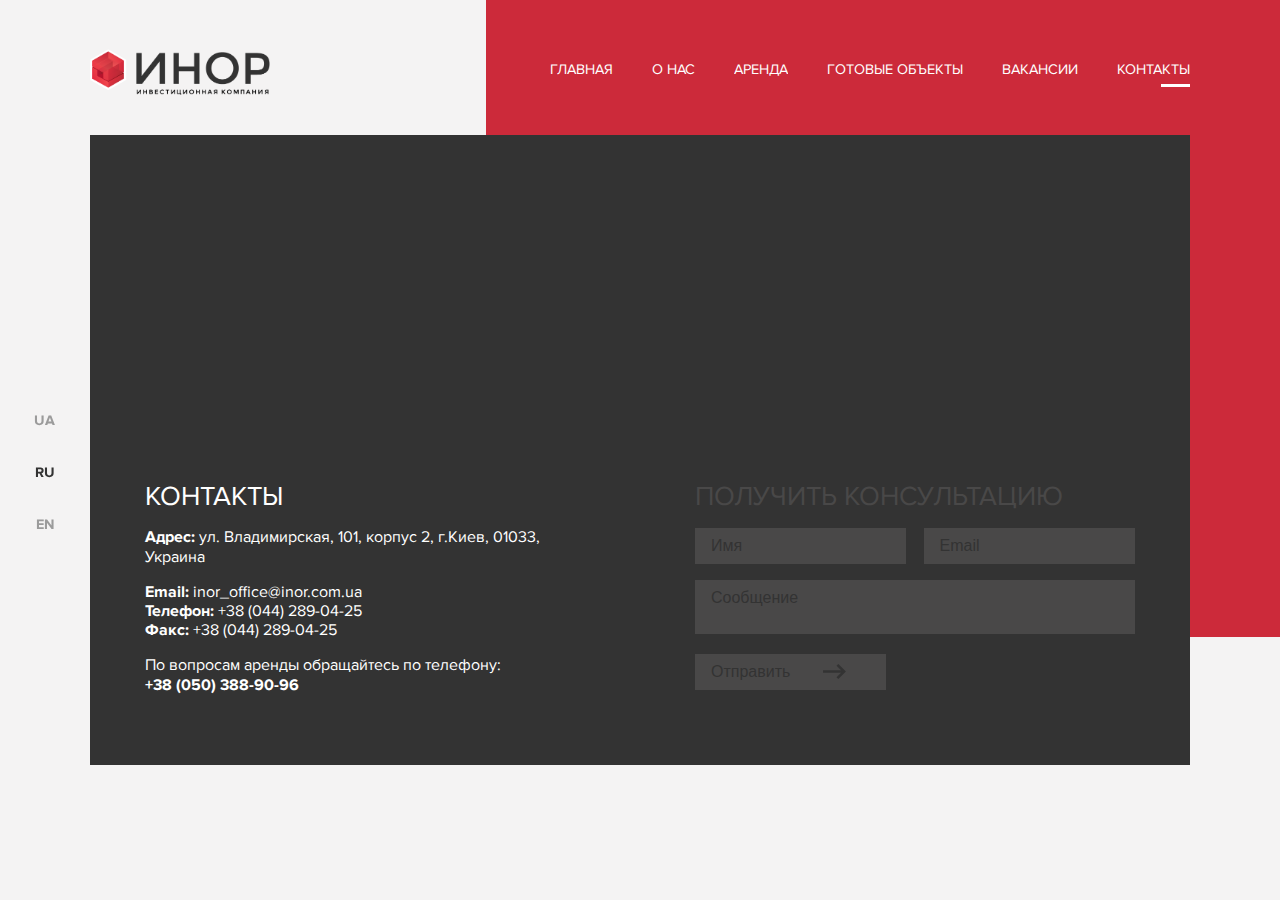
<file: contacts.html>
<!DOCTYPE html>
<html>
<head>
	<meta charset="utf-8">

	<meta name="viewport" content="width=device-width" />

	<title>INOR</title>
	<!-- Fonts -->
	<link rel="stylesheet" type="text/css" href="css/fonts/font-awesome-4.7.0/css/font-awesome.min.css">
	<link rel="stylesheet" type="text/css" href="css/fonts.css">

	<!-- Styles -->
	<link rel="stylesheet" type="text/css" href="css/normalize.css">
	<link rel="stylesheet" type="text/css" href="css/grid.css">
	<link rel="stylesheet" type="text/css" href="css/animate.css">

	<!-- Owl -->
	<link rel="stylesheet" type="text/css" href="js/OwlCarousel2-2.2.1/dist/assets/owl.carousel.css">
	<link rel="stylesheet" type="text/css" href="js/OwlCarousel2-2.2.1/dist/assets/owl.theme.default.css">

	<link rel="stylesheet" type="text/css" href="css/global.css">
	<link rel="stylesheet" type="text/css" href="css/contacts.css">
</head>
<body>

	<header class="header">
		<div class="logo">
			<a href="index.html" class="logo__link">INOR</a>
		</div>
		<div class="nav__wrap nav__wrap_main">
			<ul class="nav">
				<li class="nav__item">
					<a href="index.html" class="nav__link">Главная</a>
				</li>
				<li class="nav__item">
					<a href="about.html" class="nav__link">О нас</a>
				</li>
				<li class="nav__item" id="dropdown1">
					<a href="#" class="nav__link">Аренда</a>
					<ul class="navDropdown">
						<li class="navDropdown__item">
							<a href="#" class="navDropdown__link">Аквамарин</a>
						</li>
						<li class="navDropdown__item">
							<a href="#" class="navDropdown__link">Династия</a>
						</li>
						<li class="navDropdown__item">
							<a href="arenda.html" class="navDropdown__link">Паньковский</a>
						</li>
					</ul>
				</li>
				<li class="nav__item" id="dropdown2">
					<a href="#" class="nav__link">Готовые объекты</a>
					<ul class="navDropdown">
						<li class="navDropdown__item">
							<a href="#" class="navDropdown__link">Фитнес клуб Grand-Prix</a>
						</li>
						<li class="navDropdown__item">
							<a href="#" class="navDropdown__link">Бизнес-центр Паньковский</a>
						</li>
						<li class="navDropdown__item">
							<a href="object.html" class="navDropdown__link">Бизнес-центр Династия</a>
						</li>
						<li class="navDropdown__item">
							<a href="#" class="navDropdown__link">Бизнес-центр Аквамарин</a>
						</li>
						<li class="navDropdown__item">
							<a href="#" class="navDropdown__link">Здание Еврокомиссии</a>
						</li>
						<li class="navDropdown__item">
							<a href="#" class="navDropdown__link">Владимирская, 101</a>
						</li>
						<li class="navDropdown__item">
							<a href="#" class="navDropdown__link">Владимирская, 101</a>
						</li>
					</ul>
				</li>
				<li class="nav__item">
					<a href="vacancy.html" class="nav__link">Вакансии</a>
				</li>
				<li class="nav__item">
					<a href="contacts.html" class="nav__link nav__link_active">Контакты</a>
				</li>
			</ul>
		</div>
		<div class="mobileMenu__btn" id="menu1">
			<a href="#" class="sandwich__btn">
				<span class="sandwich__line"></span>
			</a>
		</div>
		<div class="mobile__menu">
			<div class="menuMobile__wrap">
				<ul class="menuMobile">
					<li class="nav__item nav__item_mobile">
						<a href="index.html" class="nav__link nav__link_mobile">Главная</a>
					</li>
					<li class="nav__item nav__item_mobile">
						<a href="about.html" class="nav__link nav__link_mobile">О нас</a>
					</li>
					<li class="nav__item nav__item_mobile" id="dropdown3">
						<a href="#" class="nav__link nav__link_mobile">Аренда</a>
						<ul class="navDropdown">
							<li class="navDropdown__item">
								<a href="#" class="navDropdown__link">Аквамарин</a>
							</li>
							<li class="navDropdown__item">
								<a href="#" class="navDropdown__link">Династия</a>
							</li>
							<li class="navDropdown__item">
								<a href="arenda.html" class="navDropdown__link">Паньковский</a>
							</li>
						</ul>
					</li>
					<li class="nav__item nav__item_mobile" id="dropdown4">
						<a href="#" class="nav__link nav__link_mobile">Готовые объекты</a>
						<ul class="navDropdown">
							<li class="navDropdown__item">
								<a href="#" class="navDropdown__link">Фитнес клуб Grand-Prix</a>
							</li>
							<li class="navDropdown__item">
								<a href="#" class="navDropdown__link">Бизнес-центр Паньковский</a>
							</li>
							<li class="navDropdown__item">
								<a href="object.html" class="navDropdown__link">Бизнес-центр Династия</a>
							</li>
							<li class="navDropdown__item">
								<a href="#" class="navDropdown__link">Бизнес-центр Аквамарин</a>
							</li>
							<li class="navDropdown__item">
								<a href="#" class="navDropdown__link">Здание Еврокомиссии</a>
							</li>
							<li class="navDropdown__item">
								<a href="#" class="navDropdown__link">Владимирская, 101</a>
							</li>
							<li class="navDropdown__item">
								<a href="#" class="navDropdown__link">Владимирская, 101</a>
							</li>
						</ul>
					</li>
					<li class="nav__item nav__item_mobile">
						<a href="vacancy.html" class="nav__link nav__link_mobile">Вакансии</a>
					</li>
					<li class="nav__item nav__item_mobile">
						<a href="contacts.html" class="nav__link nav__link_active nav__link_mobile">Контакты</a>
					</li>
				</ul>
				<ul class="mobile__lang">
					<li class="lang__item">
						<a href="#" class="lang__link">ua</a>
					</li>
					<li class="lang__item">
						<a href="#" class="lang__link lang__link_active">ru</a>
					</li>
					<li class="lang__item">
						<a href="#" class="lang__link">en</a>
					</li>
				</ul>
			</div>
		</div>
	</header>

	<nav class="langueges">
		<ul class="navLang">
			<li class="lang__item">
				<a href="#" class="lang__link">ua</a>
			</li>
			<li class="lang__item">
				<a href="#" class="lang__link lang__link_active">ru</a>
			</li>
			<li class="lang__item">
				<a href="#" class="lang__link">en</a>
			</li>
		</ul>
	</nav>
	
	<nav class="pagination pagination_main">
		<div class="pag__bg"></div>
	</nav>
	
	<div class="container">

		<div class="scrollifyClass" data-section-name="main">
			<section class="main">
				<div class="mainMap">
					<iframe class="map" class="map" src="https://www.google.com/maps/embed?pb=!1m14!1m8!1m3!1d10165.839770163586!2d30.508869!3d50.432533!3m2!1i1024!2i768!4f13.1!3m3!1m2!1s0x0%3A0xb3b444a999d736df!2z0IbQndCe0KA!5e0!3m2!1suk!2sua!4v1512650656223" width="600" height="450" frameborder="0" style="border:0" allowfullscreen></iframe>
				</div>
				<div class="mainTxt">
					<h1 class="mainTxt__head">Контакты</h1>
					<p class="mainTxt__txt">Адрес: <span class="mainTxt__txt_sub">ул. Владимирская, 101, корпус 2, г.Киев, 01033, Украина</span></p>
					<p class="mainTxt__txt">Email: <span class="mainTxt__txt_sub">inor_office@inor.com.ua</span></p>
					<p class="mainTxt__txt">Телефон: <span class="mainTxt__txt_sub">+38 (044) 289-04-25</span></p>
					<p class="mainTxt__txt">Факс: <span class="mainTxt__txt_sub">+38 (044) 289-04-25</span></p>
					<p class="mainTxt__txt"><span class="mainTxt__txt_sub">По вопросам аренды обращайтесь по телефону:</span><br>+38 (050) 388-90-96</p>			
				</div>
				<div class="mainForm">
					<h2 class="form__head">Получить консультацию</h2>
					<form class="main__form">
						<input type="text" placeholder="Имя">
						<input type="email" placeholder="Email">
						<textarea placeholder="Сообщение"></textarea>
						<input type="submit" value="Отправить">			
					</form>
				</div>
			</section>
		</div>

	</div>

	
	
	<script src="js/jquery-3.2.1.min.js" type="text/javascript"></script>

	<script src="js/Dropdown.js" type="text/javascript"></script>
	<script>
		var d1 = new DropDown('#dropdown1');
		var d2 = new DropDown('#dropdown2');
		var d2 = new DropDownMob('#dropdown3');
		var d2 = new DropDownMob('#dropdown4');
		var m1 = new DropDownMenu('#menu1');
	</script>

</body>
</html>
</file>
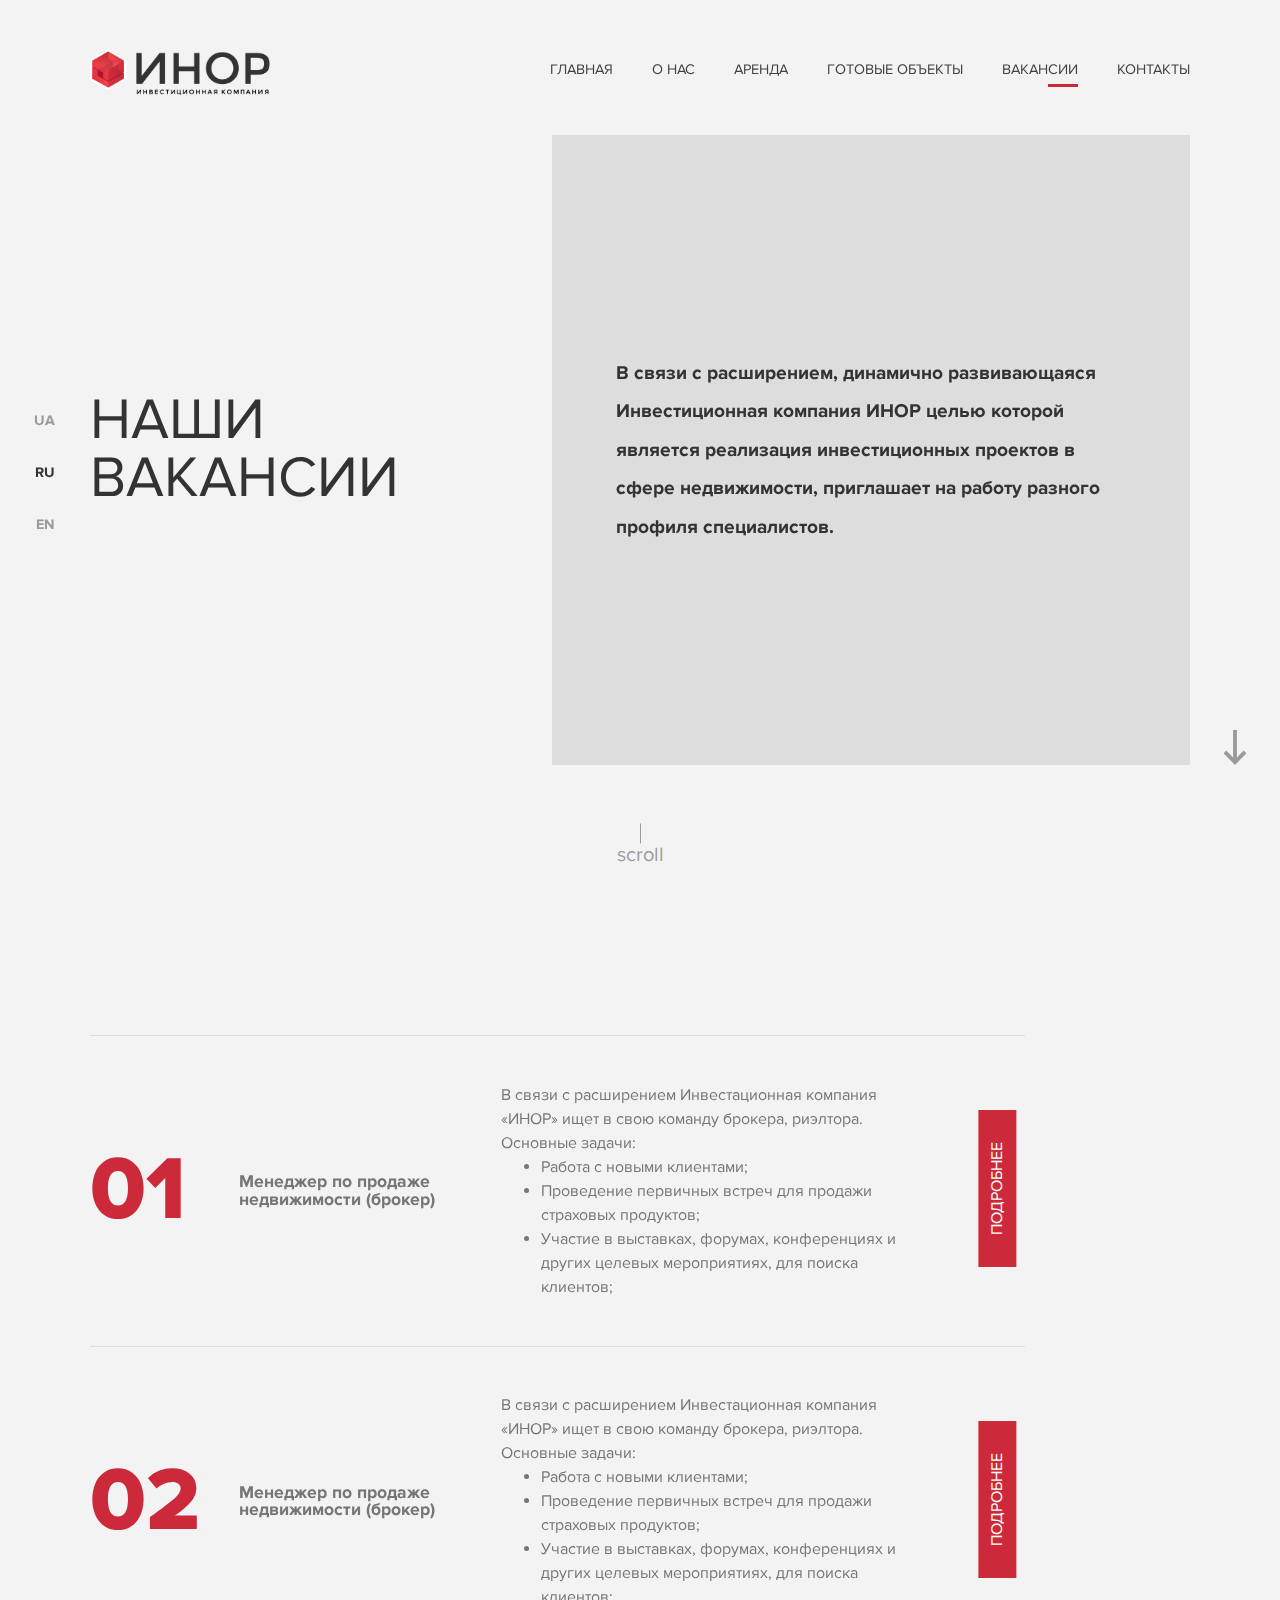
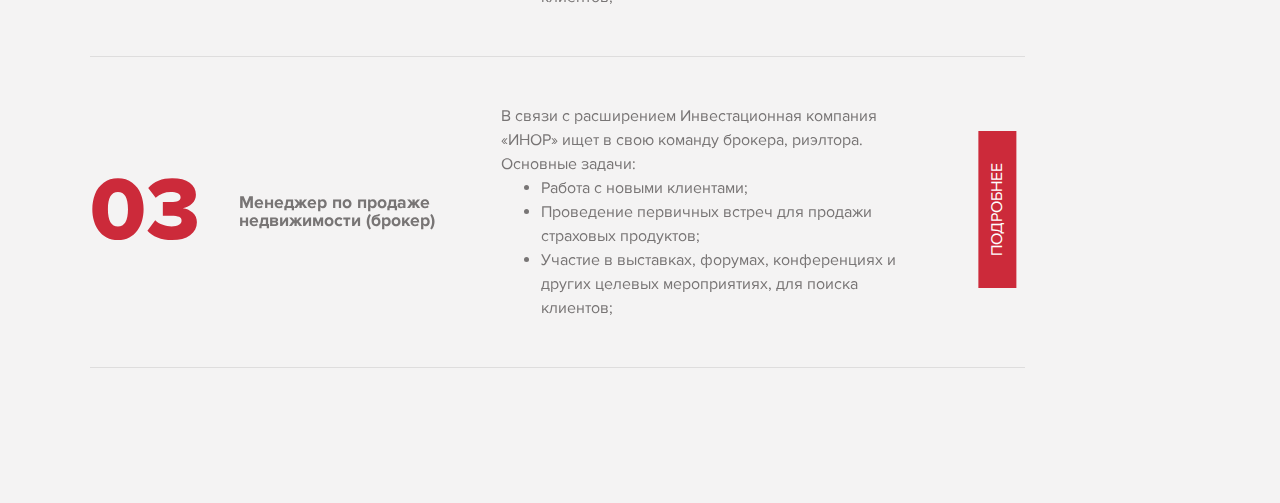
<file: vacancy.html>
<!DOCTYPE html>
<html>
<head>
	<meta charset="utf-8">

	<meta name="viewport" content="width=device-width" />

	<title>INOR</title>
	<!-- Fonts -->
	<link rel="stylesheet" type="text/css" href="css/fonts/font-awesome-4.7.0/css/font-awesome.min.css">
	<link rel="stylesheet" type="text/css" href="css/fonts.css">

	<!-- Styles -->
	<link rel="stylesheet" type="text/css" href="css/normalize.css">
	<link rel="stylesheet" type="text/css" href="css/grid.css">
	<link rel="stylesheet" type="text/css" href="css/animate.css">

	<!-- Owl -->
	<link rel="stylesheet" type="text/css" href="js/OwlCarousel2-2.2.1/dist/assets/owl.carousel.css">
	<link rel="stylesheet" type="text/css" href="js/OwlCarousel2-2.2.1/dist/assets/owl.theme.default.css">

	<link rel="stylesheet" type="text/css" href="css/global.css">
	<link rel="stylesheet" type="text/css" href="css/vacancy.css">
</head>
<body>

	<header class="header">
		<div class="logo">
			<a href="index.html" class="logo__link">INOR</a>
		</div>
		<div class="nav__wrap">
			<ul class="nav">
				<li class="nav__item">
					<a href="index.html" class="nav__link">Главная</a>
				</li>
				<li class="nav__item">
					<a href="about.html" class="nav__link">О нас</a>
				</li>
				<li class="nav__item" id="dropdown1">
					<a href="#" class="nav__link">Аренда</a>
					<ul class="navDropdown">
						<li class="navDropdown__item">
							<a href="#" class="navDropdown__link">Аквамарин</a>
						</li>
						<li class="navDropdown__item">
							<a href="#" class="navDropdown__link">Династия</a>
						</li>
						<li class="navDropdown__item">
							<a href="arenda.html" class="navDropdown__link">Паньковский</a>
						</li>
					</ul>
				</li>
				<li class="nav__item" id="dropdown2">
					<a href="#" class="nav__link">Готовые объекты</a>
					<ul class="navDropdown">
						<li class="navDropdown__item">
							<a href="#" class="navDropdown__link">Фитнес клуб Grand-Prix</a>
						</li>
						<li class="navDropdown__item">
							<a href="#" class="navDropdown__link">Бизнес-центр Паньковский</a>
						</li>
						<li class="navDropdown__item">
							<a href="object.html" class="navDropdown__link">Бизнес-центр Династия</a>
						</li>
						<li class="navDropdown__item">
							<a href="#" class="navDropdown__link">Бизнес-центр Аквамарин</a>
						</li>
						<li class="navDropdown__item">
							<a href="#" class="navDropdown__link">Здание Еврокомиссии</a>
						</li>
						<li class="navDropdown__item">
							<a href="#" class="navDropdown__link">Владимирская, 101</a>
						</li>
						<li class="navDropdown__item">
							<a href="#" class="navDropdown__link">Владимирская, 101</a>
						</li>
					</ul>
				</li>
				<li class="nav__item">
					<a href="vacancy.html" class="nav__link nav__link_active">Вакансии</a>
				</li>
				<li class="nav__item">
					<a href="contacts.html" class="nav__link">Контакты</a>
				</li>
			</ul>
		</div>
		<div class="mobileMenu__btn" id="menu1">
			<a href="#" class="sandwich__btn">
				<span class="sandwich__line"></span>
			</a>
		</div>
		<div class="mobile__menu">
			<div class="menuMobile__wrap">
				<ul class="menuMobile">
					<li class="nav__item nav__item_mobile">
						<a href="index.html" class="nav__link nav__link_mobile">Главная</a>
					</li>
					<li class="nav__item nav__item_mobile">
						<a href="about.html" class="nav__link nav__link_mobile">О нас</a>
					</li>
					<li class="nav__item nav__item_mobile" id="dropdown3">
						<a href="#" class="nav__link nav__link_mobile">Аренда</a>
						<ul class="navDropdown">
							<li class="navDropdown__item">
								<a href="#" class="navDropdown__link">Аквамарин</a>
							</li>
							<li class="navDropdown__item">
								<a href="#" class="navDropdown__link">Династия</a>
							</li>
							<li class="navDropdown__item">
								<a href="arenda.html" class="navDropdown__link">Паньковский</a>
							</li>
						</ul>
					</li>
					<li class="nav__item nav__item_mobile" id="dropdown4">
						<a href="#" class="nav__link nav__link_mobile">Готовые объекты</a>
						<ul class="navDropdown">
							<li class="navDropdown__item">
								<a href="#" class="navDropdown__link">Фитнес клуб Grand-Prix</a>
							</li>
							<li class="navDropdown__item">
								<a href="#" class="navDropdown__link">Бизнес-центр Паньковский</a>
							</li>
							<li class="navDropdown__item">
								<a href="object.html" class="navDropdown__link">Бизнес-центр Династия</a>
							</li>
							<li class="navDropdown__item">
								<a href="#" class="navDropdown__link">Бизнес-центр Аквамарин</a>
							</li>
							<li class="navDropdown__item">
								<a href="#" class="navDropdown__link">Здание Еврокомиссии</a>
							</li>
							<li class="navDropdown__item">
								<a href="#" class="navDropdown__link">Владимирская, 101</a>
							</li>
							<li class="navDropdown__item">
								<a href="#" class="navDropdown__link">Владимирская, 101</a>
							</li>
						</ul>
					</li>
					<li class="nav__item nav__item_mobile">
						<a href="vacancy.html" class="nav__link nav__link_active nav__link_mobile">Вакансии</a>
					</li>
					<li class="nav__item nav__item_mobile">
						<a href="contacts.html" class="nav__link nav__link_mobile">Контакты</a>
					</li>
				</ul>
				<ul class="mobile__lang">
					<li class="lang__item">
						<a href="#" class="lang__link">ua</a>
					</li>
					<li class="lang__item">
						<a href="#" class="lang__link lang__link_active">ru</a>
					</li>
					<li class="lang__item">
						<a href="#" class="lang__link">en</a>
					</li>
				</ul>
			</div>
		</div>
	</header>

	<nav class="langueges">
		<ul class="navLang">
			<li class="lang__item">
				<a href="#" class="lang__link">ua</a>
			</li>
			<li class="lang__item">
				<a href="#" class="lang__link lang__link_active">ru</a>
			</li>
			<li class="lang__item">
				<a href="#" class="lang__link">en</a>
			</li>
		</ul>
	</nav>
	
	<nav class="pagination">
		<div class="pag__bg"></div>
		<a class="pag__arrow arrow_down" href="#"></a>
		<a class="pag__arrow arrow_up" href="#"></a>
	</nav>
	
	<div class="container">

		<div class="scrollifyClass" data-section-name="main">
			<section class="main">			
				<h1 class="main__head main__head_main">Наши вакансии</h1>
				<div class="mainTxt__wrap">
					<p class="mainTxt">В связи с расширением, динамично развивающаяся Инвестиционная компания ИНОР целью которой является реализация инвестиционных проектов в сфере недвижимости, приглашает на работу разного профиля специалистов.</p>
				</div>
			</section>
		</div>

		<div class="scrollifyClass" data-section-name="vacancies">
			<section class="vacancies section group" id="vacancy">
				<div class="vacancies__wrap">
					<div class="vacancy">
						<p class="vacancy__num">01</p>
						<h3 class="vacancy__head">Менеджер по продаже недвижимости (брокер)</h3>
						<div class="vacancyTxt__wrap">
							<p class="vacancy__txt">В связи с расширением Инвестационная компания «ИНОР» ищет в свою команду брокера, риэлтора.<br>Основные задачи:</p>
							<ul class="vaancy__list">
								<li>Работа с новыми клиентами;</li>
								<li>Проведение первичных встреч для продажи страховых продуктов;</li>
								<li>Участие в выставках, форумах, конференциях и других целевых мероприятиях, для поиска клиентов;</li>
							</ul>
						</div>
						<div class="vacancyBtn__wrap">
							<a href="#" class="info__btn" data-id="#01">Подробнее</a>
						</div>
					</div>
					<div class="vacancy">
						<p class="vacancy__num">02</p>
						<h3 class="vacancy__head">Менеджер по продаже недвижимости (брокер)</h3>
						<div class="vacancyTxt__wrap">
							<p class="vacancy__txt">В связи с расширением Инвестационная компания «ИНОР» ищет в свою команду брокера, риэлтора.<br>Основные задачи:</p>
							<ul class="vaancy__list">
								<li>Работа с новыми клиентами;</li>
								<li>Проведение первичных встреч для продажи страховых продуктов;</li>
								<li>Участие в выставках, форумах, конференциях и других целевых мероприятиях, для поиска клиентов;</li>
							</ul>
						</div>
						<div class="vacancyBtn__wrap">
							<a href="#" class="info__btn" data-id="#02">Подробнее</a>
						</div>
					</div>
					<div class="vacancy">
						<p class="vacancy__num">03</p>
						<h3 class="vacancy__head">Менеджер по продаже недвижимости (брокер)</h3>
						<div class="vacancyTxt__wrap">
							<p class="vacancy__txt">В связи с расширением Инвестационная компания «ИНОР» ищет в свою команду брокера, риэлтора.<br>Основные задачи:</p>
							<ul class="vaancy__list">
								<li>Работа с новыми клиентами;</li>
								<li>Проведение первичных встреч для продажи страховых продуктов;</li>
								<li>Участие в выставках, форумах, конференциях и других целевых мероприятиях, для поиска клиентов;</li>
							</ul>
						</div>
						<div class="vacancyBtn__wrap">
							<a href="#" class="info__btn" data-id="#03">Подробнее</a>
						</div>
					</div>
				</div>
				<div class="vacanciesHead">
					<h2 class="vacancies__head">Вакансии</h2>
				</div>
				
			</section>
		</div>

		<div class="info" id="01">
			<h2 class="main__head main__head_info">Менеджер по продаже недвижимости (брокер)</h2>
			<h3 class="info__subHead">ОПИСАНИЕ ВАКАНСИИ</h3>
			<p class="main__txt main__txt_info">В связи с расширением, динамично развивающаяся Инвестиционная компания ИНОР целью которой является реализация инвестиционных проектов в сфере недвижимости, приглашает на работу разного профиля специалистов.</p>
			<div class="info__listWrap">
				<h3 class="info__subHead">Обязанности:</h3>
				<ul class="info__list">
					<li>подбор таможенного кода;</li>
					<li>полное сопровождение таможенного оформления грузов (оформление ГТД, электронное декларирование);</li>
					<li>подготовка и проверка документов для таможенного оформления;</li>
					<li>отслеживание изменений в таможенном законодательстве;</li>
					<li>взаимодействие с другими подразделениями для обеспечения полноты и достоверности сведений.</li>
				</ul>
				<h3 class="info__subHead">Требования:</h3>
				<ul class="info__list">
					<li>опыт таможенного оформления от 2-х лет;</li>
					<li>опыт работы в программном обеспечении для таможенного декларирования;</li>
					<li>высшее образование;</li>
					<li>знание основ законодательства, документооборота ВЭД и логистики;</li>
					<li>хорошие компьютерные навыки;</li>
					<li>ответсвенность и внимательность.</li>
				</ul>
				<h3 class="info__subHead">Условия работы:</h3>
				<ul class="info__list">
					<li>график работы пн-пт с 9:00 до 18:00;</li>
					<li>интересная и перспективная работа в комфортных условиях.</li>
				</ul>
			</div>
			<a href="#" class="info__closeBtn"><span class="fa fa-times"></span></a>
		</div>
		<div class="info" id="02">
			<h2 class="main__head main__head_info">Менеджер по продаже недвижимости (брокер)</h2>
			<h3 class="info__subHead">ОПИСАНИЕ ВАКАНСИИ</h3>
			<p class="main__txt main__txt_info">В связи с расширением, динамично развивающаяся Инвестиционная компания ИНОР целью которой является реализация инвестиционных проектов в сфере недвижимости, приглашает на работу разного профиля специалистов.</p>
			<div class="info__listWrap">
				<h3 class="info__subHead">Обязанности:</h3>
				<ul class="info__list">
					<li>подбор таможенного кода;</li>
					<li>полное сопровождение таможенного оформления грузов (оформление ГТД, электронное декларирование);</li>
					<li>подготовка и проверка документов для таможенного оформления;</li>
					<li>отслеживание изменений в таможенном законодательстве;</li>
					<li>взаимодействие с другими подразделениями для обеспечения полноты и достоверности сведений.</li>
				</ul>
				<h3 class="info__subHead">Требования:</h3>
				<ul class="info__list">
					<li>опыт таможенного оформления от 2-х лет;</li>
					<li>опыт работы в программном обеспечении для таможенного декларирования;</li>
					<li>высшее образование;</li>
					<li>знание основ законодательства, документооборота ВЭД и логистики;</li>
					<li>хорошие компьютерные навыки;</li>
					<li>ответсвенность и внимательность.</li>
				</ul>
				<h3 class="info__subHead">Условия работы:</h3>
				<ul class="info__list">
					<li>график работы пн-пт с 9:00 до 18:00;</li>
					<li>интересная и перспективная работа в комфортных условиях.</li>
				</ul>
			</div>
			<a href="#" class="info__closeBtn"><span class="fa fa-times"></span></a>
		</div>
		<div class="info" id="03">
			<h2 class="main__head main__head_info">Менеджер по продаже недвижимости (брокер)</h2>
			<h3 class="info__subHead">ОПИСАНИЕ ВАКАНСИИ</h3>
			<p class="main__txt main__txt_info">В связи с расширением, динамично развивающаяся Инвестиционная компания ИНОР целью которой является реализация инвестиционных проектов в сфере недвижимости, приглашает на работу разного профиля специалистов.</p>
			<div class="info__listWrap">
				<h3 class="info__subHead">Обязанности:</h3>
				<ul class="info__list">
					<li>подбор таможенного кода;</li>
					<li>полное сопровождение таможенного оформления грузов (оформление ГТД, электронное декларирование);</li>
					<li>подготовка и проверка документов для таможенного оформления;</li>
					<li>отслеживание изменений в таможенном законодательстве;</li>
					<li>взаимодействие с другими подразделениями для обеспечения полноты и достоверности сведений.</li>
				</ul>
				<h3 class="info__subHead">Требования:</h3>
				<ul class="info__list">
					<li>опыт таможенного оформления от 2-х лет;</li>
					<li>опыт работы в программном обеспечении для таможенного декларирования;</li>
					<li>высшее образование;</li>
					<li>знание основ законодательства, документооборота ВЭД и логистики;</li>
					<li>хорошие компьютерные навыки;</li>
					<li>ответсвенность и внимательность.</li>
				</ul>
				<h3 class="info__subHead">Условия работы:</h3>
				<ul class="info__list">
					<li>график работы пн-пт с 9:00 до 18:00;</li>
					<li>интересная и перспективная работа в комфортных условиях.</li>
				</ul>
			</div>
			<a href="#" class="info__closeBtn"><span class="fa fa-times"></span></a>
		</div>


	</div>

	<div class="scroll__btn"><a href="#" class="scrollBtn">scroll</a></div>

	<script src="js/jquery-3.2.1.min.js" type="text/javascript"></script>

	<script src="js/Dropdown.js" type="text/javascript"></script>
	<script>
		var d1 = new DropDown('#dropdown1');
		var d2 = new DropDown('#dropdown2');
		var d2 = new DropDownMob('#dropdown3');
		var d2 = new DropDownMob('#dropdown4');
		var m1 = new DropDownMenu('#menu1');
	</script>

	<script src="js/showInfo.js" type="text/javascript"></script>
	<script>
		var s1 = new ShowInfo('#vacancy');
	</script>

	<script src="js/jquery.scrollify.js" type="text/javascript"></script>
	<script>
		$(function() {
			var scrollBtn = $('.scroll__btn')
				;

			$.scrollify({
				section : ".scrollifyClass",
				scrollbars: true,
				scrollSpeed: 1500,
				standardScrollElements: ".vacancies, .main__video, .info",
				setHeights: false,
				before: function(i,panels) {
		    		var ref = panels[i].attr('data-section-name');

		    		if(ref === 'main') {
		    			$('.vacanciesHead').addClass('vacanciesHead_hide');
		                scrollBtn.removeClass('scrollBtn_hidden');
		    		} else {
		    			$('.vacanciesHead').removeClass('vacanciesHead_hide');
		    			scrollBtn.addClass('scrollBtn_hidden');
		    		}
		    		if(ref === 'footer') {
		    			$('.pagination a.pag__arrow.arrow_down').hide();
    					$('.pagination a.pag__arrow.arrow_up').show();
		    			$('.vacanciesHead').addClass('vacanciesHead_hide');
		    		} else {
		                $('.pagination a.pag__arrow.arrow_up').hide();
    					$('.pagination a.pag__arrow.arrow_down').show();
		    			$('.vacanciesHead').removeClass('vacanciesHead_hide');
		            }
		    		
		    	},
		    	after: function(i,panels) {
		    		var ref = panels[i].attr('data-section-name');

		    		if(ref === 'main') {
		    			$('.vacanciesHead').addClass('vacanciesHead_hide');
		    		}
		    	},
				afterResize:offMobile,
		    	afterRender:offMobile
			});
			
			$('.pagination a.pag__arrow.arrow_down').on('click', function (e) {
				e.preventDefault();
				$.scrollify.next();
			});
			$('.pagination a.pag__arrow.arrow_up').on('click', function (e) {
				e.preventDefault();
				$.scrollify.move('#main');
			});
		    scrollBtn.on('click', function (e) {
		        e.preventDefault();
		        $.scrollify.next();
		    });
			function offMobile() {
				var width = $(window).width();
				if(width < 1199 && !$.scrollify.isDisabled()) {
					$.scrollify.disable();
				} else if(width >= 1199 && $.scrollify.isDisabled()) {
					$.scrollify.enable();
				}
			}
		});
	</script>	
</body>
</html>
</file>
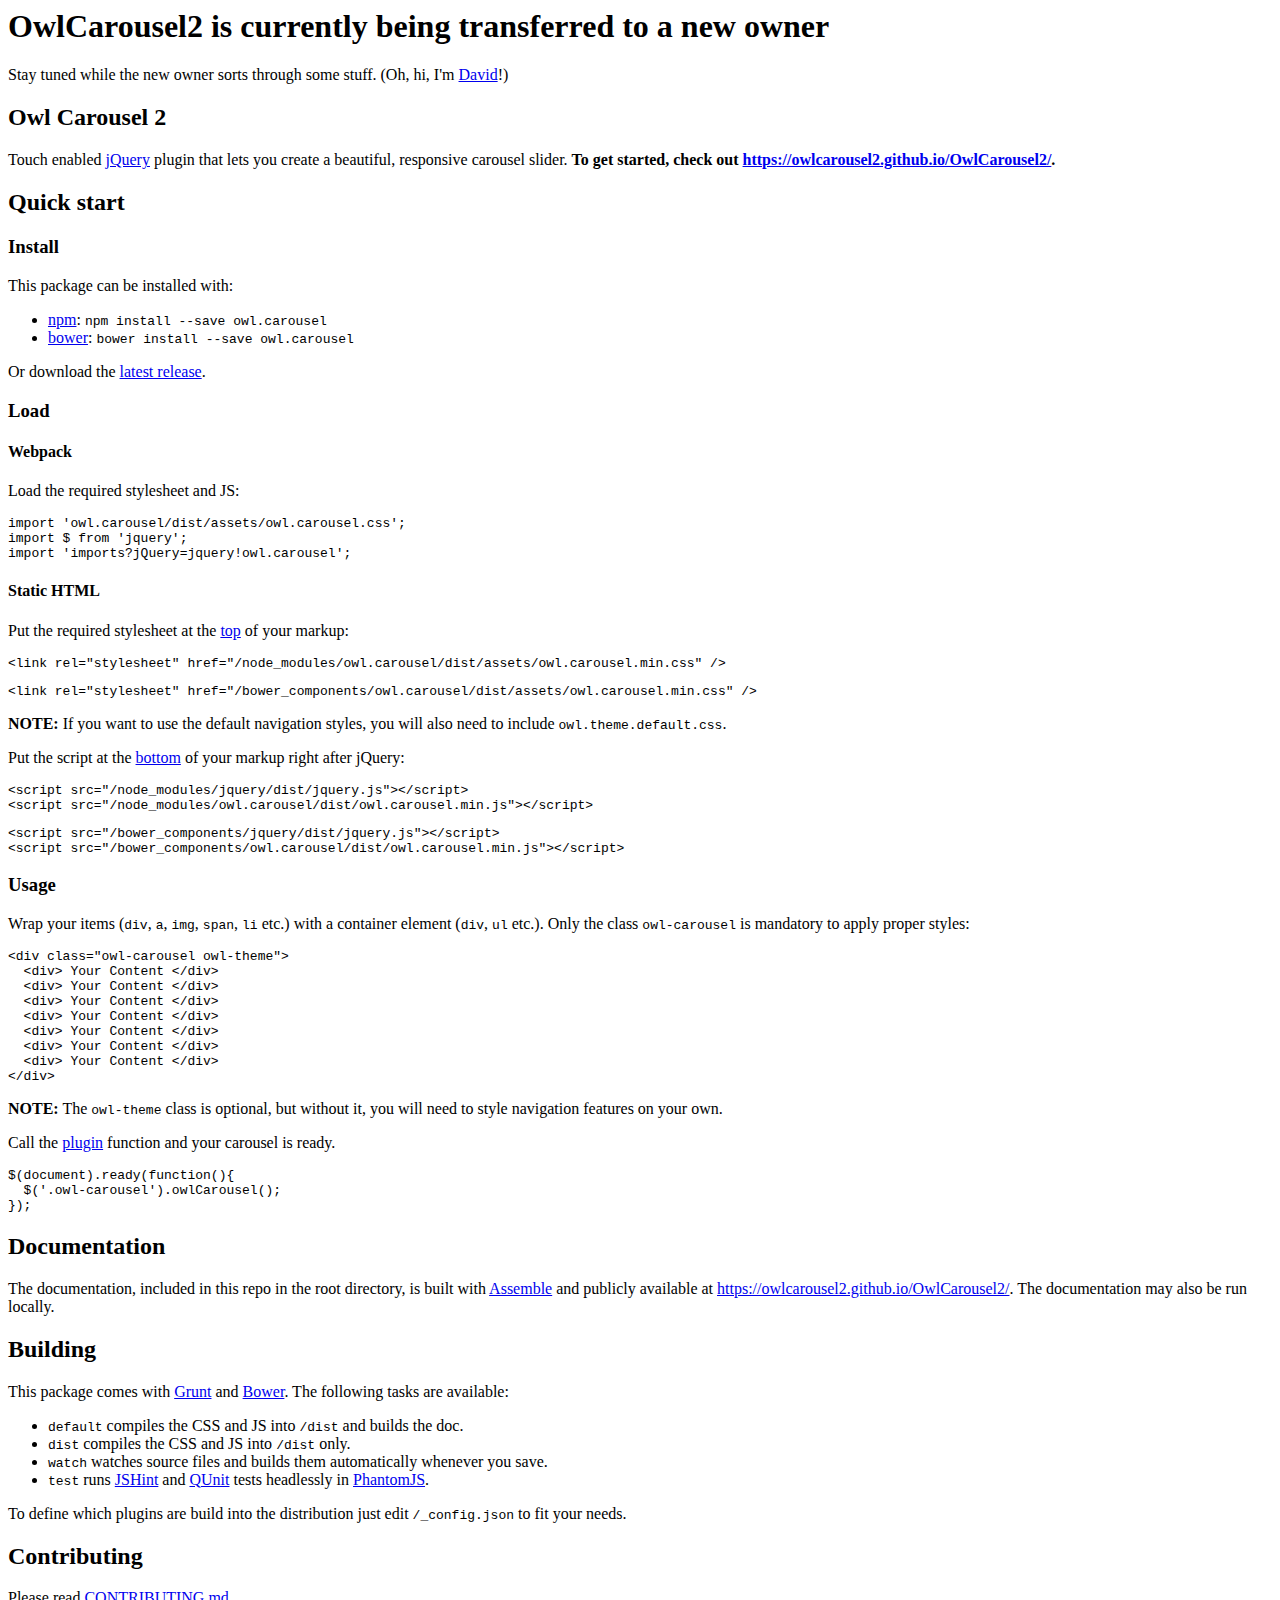
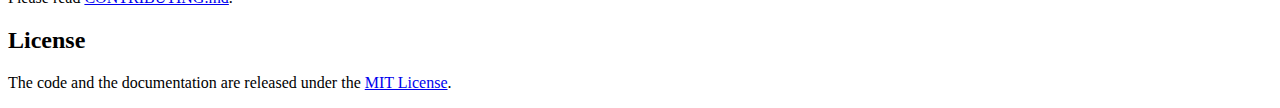
<file: js/OwlCarousel2-2.2.1/dist/README.html>
<html>
      <head>
        <meta charset="UTF-8">
        <title>README.md</title>
      </head>
      <body>
        <h1 id="owlcarousel2-is-currently-being-transferred-to-a-new-owner">OwlCarousel2 is currently being transferred to a new owner</h1>
<p>Stay tuned while the new owner sorts through some stuff. (Oh, hi, I&#39;m <a href="https://github.com/daviddeutsch">David</a>!)</p>
<h2 id="owl-carousel-2">Owl Carousel 2</h2>
<p>Touch enabled <a href="https://jquery.com/">jQuery</a> plugin that lets you create a beautiful, responsive carousel slider. <strong>To get started, check out <a href="https://owlcarousel2.github.io/OwlCarousel2/">https://owlcarousel2.github.io/OwlCarousel2/</a>.</strong></p>
<h2 id="quick-start">Quick start</h2>
<h3 id="install">Install</h3>
<p>This package can be installed with:</p>
<ul>
<li><a href="https://www.npmjs.com/package/owl.carousel">npm</a>: <code>npm install --save owl.carousel</code></li>
<li><a href="http://bower.io/search/?q=owl.carousel">bower</a>: <code>bower install --save owl.carousel</code></li>
</ul>
<p>Or download the <a href="https://github.com/OwlCarousel2/OwlCarousel2/releases">latest release</a>.</p>
<h3 id="load">Load</h3>
<h4 id="webpack">Webpack</h4>
<p>Load the required stylesheet and JS:</p>
<pre><code class="lang-js">import &#39;owl.carousel/dist/assets/owl.carousel.css&#39;;
import $ from &#39;jquery&#39;;
import &#39;imports?jQuery=jquery!owl.carousel&#39;;
</code></pre>
<h4 id="static-html">Static HTML</h4>
<p>Put the required stylesheet at the <a href="https://developer.yahoo.com/performance/rules.html#css_top">top</a> of your markup:</p>
<pre><code class="lang-html">&lt;link rel=&quot;stylesheet&quot; href=&quot;/node_modules/owl.carousel/dist/assets/owl.carousel.min.css&quot; /&gt;
</code></pre>
<pre><code class="lang-html">&lt;link rel=&quot;stylesheet&quot; href=&quot;/bower_components/owl.carousel/dist/assets/owl.carousel.min.css&quot; /&gt;
</code></pre>
<p><strong>NOTE:</strong> If you want to use the default navigation styles, you will also need to include <code>owl.theme.default.css</code>.</p>
<p>Put the script at the <a href="https://developer.yahoo.com/performance/rules.html#js_bottom">bottom</a> of your markup right after jQuery:</p>
<pre><code class="lang-html">&lt;script src=&quot;/node_modules/jquery/dist/jquery.js&quot;&gt;&lt;/script&gt;
&lt;script src=&quot;/node_modules/owl.carousel/dist/owl.carousel.min.js&quot;&gt;&lt;/script&gt;
</code></pre>
<pre><code class="lang-html">&lt;script src=&quot;/bower_components/jquery/dist/jquery.js&quot;&gt;&lt;/script&gt;
&lt;script src=&quot;/bower_components/owl.carousel/dist/owl.carousel.min.js&quot;&gt;&lt;/script&gt;
</code></pre>
<h3 id="usage">Usage</h3>
<p>Wrap your items (<code>div</code>, <code>a</code>, <code>img</code>, <code>span</code>, <code>li</code> etc.) with a container element (<code>div</code>, <code>ul</code> etc.). Only the class <code>owl-carousel</code> is mandatory to apply proper styles:</p>
<pre><code class="lang-html">&lt;div class=&quot;owl-carousel owl-theme&quot;&gt;
  &lt;div&gt; Your Content &lt;/div&gt;
  &lt;div&gt; Your Content &lt;/div&gt;
  &lt;div&gt; Your Content &lt;/div&gt;
  &lt;div&gt; Your Content &lt;/div&gt;
  &lt;div&gt; Your Content &lt;/div&gt;
  &lt;div&gt; Your Content &lt;/div&gt;
  &lt;div&gt; Your Content &lt;/div&gt;
&lt;/div&gt;
</code></pre>
<p><strong>NOTE:</strong> The <code>owl-theme</code> class is optional, but without it, you will need to style navigation features on your own.</p>
<p>Call the <a href="https://learn.jquery.com/plugins/">plugin</a> function and your carousel is ready.</p>
<pre><code class="lang-javascript">$(document).ready(function(){
  $(&#39;.owl-carousel&#39;).owlCarousel();
});
</code></pre>
<h2 id="documentation">Documentation</h2>
<p>The documentation, included in this repo in the root directory, is built with <a href="http://assemble.io/">Assemble</a> and publicly available at <a href="https://owlcarousel2.github.io/OwlCarousel2/">https://owlcarousel2.github.io/OwlCarousel2/</a>. The documentation may also be run locally.</p>
<h2 id="building">Building</h2>
<p>This package comes with <a href="http://gruntjs.com/">Grunt</a> and <a href="http://bower.io/">Bower</a>. The following tasks are available:</p>
<ul>
<li><code>default</code> compiles the CSS and JS into <code>/dist</code> and builds the doc.</li>
<li><code>dist</code> compiles the CSS and JS into <code>/dist</code> only.</li>
<li><code>watch</code> watches source files and builds them automatically whenever you save.</li>
<li><code>test</code> runs <a href="http://www.jshint.com/">JSHint</a> and <a href="http://qunitjs.com/">QUnit</a> tests headlessly in <a href="http://phantomjs.org/">PhantomJS</a>.</li>
</ul>
<p>To define which plugins are build into the distribution just edit <code>/_config.json</code> to fit your needs.</p>
<h2 id="contributing">Contributing</h2>
<p>Please read <a href="CONTRIBUTING.md">CONTRIBUTING.md</a>.</p>
<h2 id="license">License</h2>
<p>The code and the documentation are released under the <a href="LICENSE">MIT License</a>.</p>

      </body>
    </html>
</file>
<file: css/fonts.css>
/*---------------------------------*/
/*-----ProximaNova Font-Family-----*/
@font-face {
	font-family: 'ProximaNova';
	src: url('fonts/ProximaNova-Regular.eot');
	src: local('☺'), url('fonts/ProximaNova-Regular.woff') format('woff'), url('fonts/ProximaNova-Regular.ttf') format('truetype'), url('fonts/ProximaNova-Regular.svg') format('svg');
	font-weight: 400;
	font-style: normal;
}
@font-face {
	font-family: 'ProximaNova';
	src: url('fonts/ProximaNova-Bold.eot');
	src: local('☺'), url('fonts/ProximaNova-Bold.woff') format('woff'), url('fonts/ProximaNova-Bold.ttf') format('truetype'), url('fonts/ProximaNova-Bold.svg') format('svg');
	font-weight: 700;
	font-style: normal;
}
@font-face {
	font-family: 'ProximaNova';
	src: url('fonts/ProximaNova-Extrabld.eot');
	src: local('☺'), url('fonts/ProximaNova-Extrabld.woff') format('woff'), url('fonts/ProximaNova-Extrabld.ttf') format('truetype'), url('fonts/ProximaNova-Extrabld.svg') format('svg');
	font-weight: 800;
	font-style: normal;
}
@font-face {
	font-family: 'ProximaNova';
	src: url('fonts/Proxima Nova Light.eot');
	src: local('☺'), url('fonts/Proxima Nova Light.woff') format('woff'), url('fonts/Proxima Nova Light.ttf') format('truetype'), url('fonts/Proxima Nova Light.svg') format('svg');
	font-weight: 300;
	font-style: normal;
}
</file>
<file: css/grid.css>
/*  SECTIONS  */
.section {
	clear: both;
	padding: 0px;
	margin: 0px;
}

/*  COLUMN SETUP  */
.col {
	display: block;
	float:left;
	margin-bottom: 1%;
}
/*.col:first-child { margin-left: 0; }*/

/*  GROUPING  */
.group:before,
.group:after { content:""; display:table; }
.group:after { clear:both;}
.group { zoom:1; /* For IE 6/7 */ }

/*  GRID OF 14  */
.span_14_of_14 {
	width: 100%;
}

.span_13_of_14 {
	width: 92.86%;
}

.span_12_of_14 {
  	width: 85.71%;
}

.span_11_of_14 {
  	width: 78.57%;
}

.span_10_of_14 {
  	width: 71.42%;
}

.span_9_of_14 {
  	width: 64.29%;
}

.span_8_of_14 {
  	width: 57.14%;
}

.span_7_of_14 {
  	width: 50%;
}

.span_6_of_14 {
  	width: 42.85%;
}

.span_5_of_14 {
  	width: 35.71%;
}

.span_4_of_14 {
  	width: 28.57%;
}

.span_3_of_14 {
  	width: 21.43%;
}

.span_2_of_14 {
  	width: 14.28%;
}

.span_1_of_14 {
  	width: 7.14%;
}

/*  GO FULL WIDTH BELOW 800 PIXELS */
@media only screen and (max-width: 1100px) {
	.col {
    margin-bottom: 1%;
    margin-left: 3%;
    margin-right: 3%;
  }
	.span_1_of_14,
  .span_2_of_14,
  .span_3_of_14,
  .span_4_of_14,
  .span_5_of_14,
  .span_6_of_14,
  .span_7_of_14,
  .span_8_of_14,
  .span_9_of_14,
  .span_10_of_14,
  .span_11_of_14,
  .span_12_of_14,
  .span_13_of_14,
  .span_14_of_14 { width: 94%; }
}
</file>
<file: css/global.css>
/*----- Variables -----*/
/*----- Colors -----*/
/*----- /Colors -----*/
/*----- /Variables -----*/
body {
  background-color: #f4f3f3;
  font-family: 'ProximaNova', sans-serif;
  font-size: 16px;
  font-weight: 400; }

section {
  overflow: hidden; }

.section__wrap {
  width: 100%;
  position: absolute;
  top: 50%;
  -webkit-transform: translateY(-50%);
  -ms-transform: translateY(-50%);
  transform: translateY(-50%); }

.container {
  width: 86%;
  margin: 0 auto; }

.main__txt {
  font-size: 1.11em;
  line-height: 1.5em;
  color: #434242;
  font-weight: 300; }

.main__head {
  font-size: 3.6em;
  font-weight: 400;
  color: #434242;
  text-transform: uppercase;
  margin: 0;
  line-height: 1em; }

.main__head_gallery {
  color: #f4f3f3; }

.main__txt_sup {
  font-weight: 700; }

.bg_overlay:before {
  content: "";
  position: absolute;
  left: 0;
  right: 0;
  display: block;
  width: 100%;
  height: 100%;
  background-position: center;
  background-repeat: no-repeat;
  background-color: rgba(0, 0, 0, 0.1); }

/*----- Header -----*/
.header {
  height: 15vh;
  width: 100%;
  background-color: #f4f3f3;
  position: fixed;
  top: 0;
  z-index: 100; }

.logo {
  display: inline-block;
  margin-top: 5vh;
  margin-left: 7%; }

.logo__link {
  display: inline-block;
  width: 20vh;
  height: 6vh;
  background-image: url("../images/logos/InorRuBlk.png");
  background-position: center left;
  background-size: contain;
  background-repeat: no-repeat;
  text-indent: -1000px; }

/*----- Menu -----*/
.nav__wrap {
  display: inline-block;
  float: right;
  width: 50%;
  padding-left: 5%;
  padding-right: 7%;
  height: 9vh;
  padding-top: 6vh;
  background-color: #f4f3f3;
  -webkit-transition: background-color 0.5s cubic-bezier(0.7, 0, 0.3, 1) 0s;
  -o-transition: background-color 0.5s cubic-bezier(0.7, 0, 0.3, 1) 0s;
  transition: background-color 0.5s cubic-bezier(0.7, 0, 0.3, 1) 0s; }

.nav {
  list-style: none;
  margin: 0;
  padding: 0;
  display: -webkit-box;
  display: -ms-flexbox;
  display: flex;
  -webkit-box-pack: justify;
  -ms-flex-pack: justify;
  justify-content: space-between; }

.nav__item {
  display: -webkit-inline-box;
  display: -ms-inline-flexbox;
  display: inline-flex;
  position: relative; }

.nav__link {
  text-decoration: none;
  text-transform: uppercase;
  color: #434242;
  font-weight: 400;
  font-size: 0.9em;
  position: relative;
  overflow: hidden;
  padding-bottom: 8px;
  padding-top: 8px;
  -webkit-transition: color 0.5s cubic-bezier(0.7, 0, 0.3, 1) 0s;
  -o-transition: color 0.5s cubic-bezier(0.7, 0, 0.3, 1) 0s;
  transition: color 0.5s cubic-bezier(0.7, 0, 0.3, 1) 0s;
  z-index: 60; }
  .nav__link:before {
    content: "";
    position: absolute;
    top: 0px;
    left: -100%;
    width: 100%;
    height: 100%;
    background-color: #cc2a3a;
    -webkit-transition: all 0.4s cubic-bezier(0.7, 0, 0.3, 1);
    -o-transition: all 0.4s cubic-bezier(0.7, 0, 0.3, 1);
    transition: all 0.4s cubic-bezier(0.7, 0, 0.3, 1); }
  .nav__link:after {
    content: "";
    position: absolute;
    bottom: 0;
    left: 100%;
    width: 40%;
    height: 2.5px;
    background-color: #cc2a3a;
    -webkit-transition: all .3s;
    -o-transition: all .3s;
    transition: all .3s;
    -webkit-transition-delay: .4s;
    -o-transition-delay: .4s;
    transition-delay: .4s; }
  .nav__link:hover:before {
    left: 100%; }
  .nav__link:hover:after {
    left: 60%; }

.nav__link_active {
  color: #434242; }
  .nav__link_active:after {
    left: 60%; }

/*----- DropDown Menu -----*/
.navDropdown {
  display: block;
  list-style: none;
  padding: 0;
  background-color: #f4f3f3;
  position: absolute;
  right: 0;
  top: 0;
  padding-top: 9vh;
  padding-bottom: 0.5em;
  min-width: 210px;
  -webkit-box-shadow: none;
  box-shadow: none;
  -webkit-transform: translateY(-100%);
  -ms-transform: translateY(-100%);
  transform: translateY(-100%);
  -webkit-transition: -webkit-transform 0.5s ease, -webkit-box-shadow 0.5s ease 0.5s;
  transition: -webkit-transform 0.5s ease, -webkit-box-shadow 0.5s ease 0.5s;
  -o-transition: transform 0.5s ease, box-shadow 0.5s ease 0.5s;
  transition: transform 0.5s ease, box-shadow 0.5s ease 0.5s;
  transition: transform 0.5s ease, box-shadow 0.5s ease 0.5s, -webkit-transform 0.5s ease, -webkit-box-shadow 0.5s ease 0.5s;
  z-index: -1; }
  .navDropdown:before {
    content: "";
    display: block;
    position: absolute;
    top: -6vh;
    left: 50%;
    -webkit-transform: translateX(-50%);
    -ms-transform: translateX(-50%);
    transform: translateX(-50%);
    width: 110%;
    height: 15vh;
    background-color: #f4f3f3;
    z-index: 51;
    -webkit-transition: all 0.5s cubic-bezier(0.7, 0, 0.3, 1) 0s;
    -o-transition: all 0.5s cubic-bezier(0.7, 0, 0.3, 1) 0s;
    transition: all 0.5s cubic-bezier(0.7, 0, 0.3, 1) 0s; }

#dropdown1 .navDropdown {
  right: -80px; }

#dropdown2 .navDropdown {
  right: -35px; }

.navDropdown__item {
  position: relative;
  opacity: 0;
  -webkit-transition: all 0.5s cubic-bezier(0.7, 0, 0.3, 1) 0s;
  -o-transition: all 0.5s cubic-bezier(0.7, 0, 0.3, 1) 0s;
  transition: all 0.5s cubic-bezier(0.7, 0, 0.3, 1) 0s; }

.navDropdown__link {
  display: block;
  text-decoration: none;
  color: #9b9b9b;
  font-size: 0.9em;
  line-height: 2.5em;
  text-align: center;
  -webkit-transition: all 0.5s cubic-bezier(0.7, 0, 0.3, 1) 0s;
  -o-transition: all 0.5s cubic-bezier(0.7, 0, 0.3, 1) 0s;
  transition: all 0.5s cubic-bezier(0.7, 0, 0.3, 1) 0s; }
  .navDropdown__link:hover {
    color: #333333; }

.navDropdown_opened {
  /*visibility: visible;*/
  -webkit-transform: translateY(0%);
  -ms-transform: translateY(0%);
  transform: translateY(0%);
  -webkit-box-shadow: 0px 2px 10px rgba(0, 0, 0, 0.3);
  box-shadow: 0px 2px 10px rgba(0, 0, 0, 0.3);
  z-index: 1;
  -webkit-transition: -webkit-transform 1.5s ease 0s, -webkit-box-shadow 0.5s ease 1.3s;
  transition: -webkit-transform 1.5s ease 0s, -webkit-box-shadow 0.5s ease 1.3s;
  -o-transition: transform 1.5s ease 0s, box-shadow 0.5s ease 1.3s;
  transition: transform 1.5s ease 0s, box-shadow 0.5s ease 1.3s;
  transition: transform 1.5s ease 0s, box-shadow 0.5s ease 1.3s, -webkit-transform 1.5s ease 0s, -webkit-box-shadow 0.5s ease 1.3s; }
  .navDropdown_opened .navDropdown__item {
    opacity: 1; }
    .navDropdown_opened .navDropdown__item:nth-of-type(1) {
      -webkit-transition-delay: 0.9s;
      -o-transition-delay: 0.9s;
      transition-delay: 0.9s; }
    .navDropdown_opened .navDropdown__item:nth-of-type(2) {
      -webkit-transition-delay: 1s;
      -o-transition-delay: 1s;
      transition-delay: 1s; }
    .navDropdown_opened .navDropdown__item:nth-of-type(3) {
      -webkit-transition-delay: 1.1s;
      -o-transition-delay: 1.1s;
      transition-delay: 1.1s; }
    .navDropdown_opened .navDropdown__item:nth-of-type(4) {
      -webkit-transition-delay: 1.2s;
      -o-transition-delay: 1.2s;
      transition-delay: 1.2s; }
    .navDropdown_opened .navDropdown__item:nth-of-type(5) {
      -webkit-transition-delay: 1.3s;
      -o-transition-delay: 1.3s;
      transition-delay: 1.3s; }
    .navDropdown_opened .navDropdown__item:nth-of-type(6) {
      -webkit-transition-delay: 1.4s;
      -o-transition-delay: 1.4s;
      transition-delay: 1.4s; }
    .navDropdown_opened .navDropdown__item:nth-of-type(7) {
      -webkit-transition-delay: 1.5s;
      -o-transition-delay: 1.5s;
      transition-delay: 1.5s; }
    .navDropdown_opened .navDropdown__item:nth-of-type(8) {
      -webkit-transition-delay: 1.6s;
      -o-transition-delay: 1.6s;
      transition-delay: 1.6s; }
    .navDropdown_opened .navDropdown__item:nth-of-type(9) {
      -webkit-transition-delay: 1.7s;
      -o-transition-delay: 1.7s;
      transition-delay: 1.7s; }
    .navDropdown_opened .navDropdown__item:nth-of-type(10) {
      -webkit-transition-delay: 1.8s;
      -o-transition-delay: 1.8s;
      transition-delay: 1.8s; }
    .navDropdown_opened .navDropdown__item:nth-of-type(11) {
      -webkit-transition-delay: 1.9s;
      -o-transition-delay: 1.9s;
      transition-delay: 1.9s; }
    .navDropdown_opened .navDropdown__item:nth-of-type(12) {
      -webkit-transition-delay: 2s;
      -o-transition-delay: 2s;
      transition-delay: 2s; }

/*----- /DropDown Menu -----*/
/*----- Main Menu -----*/
.nav__wrap_main {
  background-color: #cc2a3a; }
  .nav__wrap_main .nav__link {
    color: #fff; }
    .nav__wrap_main .nav__link:before {
      background-color: #fff; }
    .nav__wrap_main .nav__link:after {
      background-color: #fff; }
  .nav__wrap_main .nav__link_active {
    color: #fff; }
  .nav__wrap_main .navDropdown {
    background-color: #cc2a3a; }
    .nav__wrap_main .navDropdown:before {
      background-color: #cc2a3a; }
  .nav__wrap_main .navDropdown__link {
    color: #fff;
    font-weight: 400; }
    .nav__wrap_main .navDropdown__link:hover {
      font-weight: 700; }

/*----- /Main Menu -----*/
/*----- /Menu -----*/
/*----- Mobile Menu -----*/
.mobileMenu__btn {
  display: none; }

.mobile__menu {
  display: none; }

/*----- /Mobile Menu -----*/
/*----- /Header -----*/
/*----- Langueges -----*/
.langueges {
  position: fixed;
  top: 15vh;
  width: 7%;
  height: 75vh; }

.navLang {
  list-style: none;
  margin: 0;
  padding: 0;
  position: absolute;
  top: 50%;
  left: 50%;
  -webkit-transform: translate(-50%, -50%);
  -ms-transform: translate(-50%, -50%);
  transform: translate(-50%, -50%); }

.lang__item {
  height: 44px;
  width: 44px;
  margin-bottom: 8px; }

.lang__item:last-child {
  margin-bottom: 0; }

.lang__link {
  display: inline-block;
  font-size: 0.9em;
  color: #9b9b9b;
  font-weight: 700;
  text-decoration: none;
  text-transform: uppercase;
  line-height: 44px;
  width: 44px;
  text-align: center; }

.lang__link_active {
  color: #333333; }

/*----- /Langueges -----*/
/*----- Pagination -----*/
.pagination {
  position: fixed;
  top: 14vh;
  width: 7%;
  height: 71vh;
  right: 0;
  z-index: 100; }

.pag__bg {
  position: absolute;
  width: 100%;
  height: 80%;
  background-color: #f4f3f3;
  -webkit-transition: background-color 0.5s cubic-bezier(0.7, 0, 0.3, 1) 0s;
  -o-transition: background-color 0.5s cubic-bezier(0.7, 0, 0.3, 1) 0s;
  transition: background-color 0.5s cubic-bezier(0.7, 0, 0.3, 1) 0s; }

.navPag {
  list-style: none;
  margin: 0;
  padding: 0;
  position: absolute;
  top: 50%;
  left: 50%;
  -webkit-transform: translate(-50%, -50%);
  -ms-transform: translate(-50%, -50%);
  transform: translate(-50%, -50%); }

.pag__item {
  height: 44px;
  width: 44px;
  margin-bottom: 8px; }

.pag__item:last-child {
  margin-bottom: 0; }

.pag__link {
  display: inline-block;
  font-size: 0.9em;
  color: #434242;
  font-weight: 700;
  text-decoration: none;
  text-transform: uppercase;
  line-height: 44px;
  width: 44px;
  text-align: center;
  -webkit-transition: all 0.5s cubic-bezier(0.7, 0, 0.3, 1) 0s;
  -o-transition: all 0.5s cubic-bezier(0.7, 0, 0.3, 1) 0s;
  transition: all 0.5s cubic-bezier(0.7, 0, 0.3, 1) 0s; }

.pag__link_active {
  color: #fff;
  font-size: 1.4em;
  background-color: #cc2a3a;
  -webkit-box-shadow: 0px 0px 10px 0px rgba(0, 1, 2, 0.7);
  box-shadow: 0px 0px 10px 0px rgba(0, 1, 2, 0.7); }

.pagination_main .pag__bg {
  background-color: #cc2a3a; }

.pagination_main .pag__link {
  color: #fbfbfb; }

.pag__arrow {
  display: block;
  position: absolute;
  bottom: 0;
  left: 50%;
  -webkit-transform: translateX(-50%);
  -ms-transform: translateX(-50%);
  transform: translateX(-50%);
  margin: 0 auto;
  width: 35px;
  height: 35px; }

.arrow_down {
  background-image: url([data-uri]); }

.arrow_up {
  background-image: url([data-uri]); }

.pag__arrow.arrow_up {
  display: none; }

.arrow_right {
  background-image: url([data-uri]); }

.arrow_left {
  background-image: url([data-uri]); }

.arrow_down,
.arrow_up,
.arrow_right,
.arrow_left {
  background-repeat: no-repeat;
  background-position: center; }

/*----- /Pagination -----*/
/*----- Play Button ------*/
.play__btn {
  position: absolute;
  z-index: 10;
  -webkit-box-sizing: content-box;
  box-sizing: content-box;
  display: block;
  width: 14px;
  height: 18px;
  border-radius: 50%;
  padding: 26px 25px 26px 31px; }
  .play__btn:before {
    content: "";
    position: absolute;
    z-index: 0;
    left: 50%;
    top: 50%;
    -webkit-transform: translateX(-50%) translateY(-50%);
    -ms-transform: translateX(-50%) translateY(-50%);
    transform: translateX(-50%) translateY(-50%);
    display: block;
    width: 65px;
    height: 65px;
    background-color: #cc2a3a;
    border-radius: 50%;
    -webkit-animation: pulse-border 1500ms ease-out infinite;
    animation: pulse-border 1500ms ease-out infinite; }
  .play__btn:after {
    content: "";
    position: absolute;
    z-index: 1;
    left: 50%;
    top: 50%;
    -webkit-transform: translateX(-50%) translateY(-50%);
    -ms-transform: translateX(-50%) translateY(-50%);
    transform: translateX(-50%) translateY(-50%);
    display: block;
    width: 65px;
    height: 65px;
    background-color: #cc2a3a;
    border-radius: 50%;
    -webkit-transition: all 200ms;
    -o-transition: all 200ms;
    transition: all 200ms; }
  .play__btn span {
    display: block;
    position: relative;
    z-index: 3;
    width: 0;
    height: 0;
    border-left: 14px solid #fff;
    border-top: 9px solid transparent;
    border-bottom: 9px solid transparent;
    -webkit-transition: all 200ms;
    -o-transition: all 200ms;
    transition: all 200ms; }

.playBtn:hover .play__btn span {
  border-left: 14px solid #cc2a3a; }

.playBtn:hover .play__btn:after {
  background-color: #fff; }

@-webkit-keyframes pulse-border {
  0% {
    -webkit-transform: translateX(-50%) translateY(-50%) translateZ(0) scale(1);
    transform: translateX(-50%) translateY(-50%) translateZ(0) scale(1);
    opacity: 1; }
  100% {
    -webkit-transform: translateX(-50%) translateY(-50%) translateZ(0) scale(1.5);
    transform: translateX(-50%) translateY(-50%) translateZ(0) scale(1.5);
    opacity: 0; } }

@keyframes pulse-border {
  0% {
    -webkit-transform: translateX(-50%) translateY(-50%) translateZ(0) scale(1);
    transform: translateX(-50%) translateY(-50%) translateZ(0) scale(1);
    opacity: 1; }
  100% {
    -webkit-transform: translateX(-50%) translateY(-50%) translateZ(0) scale(1.5);
    transform: translateX(-50%) translateY(-50%) translateZ(0) scale(1.5);
    opacity: 0; } }

/*----- /Play Button ------*/
.arrow_right_wht {
  background-image: url([data-uri]);
  background-repeat: no-repeat;
  background-position: center; }

/*----- Footer ------*/
.footer {
  position: relative;
  top: 15vh; }

.mainMap {
  background-color: #333333;
  padding-top: 2%;
  padding-bottom: 2%; }
  .mainMap .map {
    width: 96%;
    height: 40vh;
    margin: 0 auto;
    display: block; }

.contacts {
  display: -webkit-box;
  display: -ms-flexbox;
  display: flex;
  -webkit-box-orient: horizontal;
  -webkit-box-direction: normal;
  -ms-flex-direction: row;
  flex-direction: row;
  -ms-flex-wrap: wrap;
  flex-wrap: wrap;
  -webkit-box-pack: justify;
  -ms-flex-pack: justify;
  justify-content: space-between;
  -webkit-box-align: center;
  -ms-flex-align: center;
  align-items: center;
  height: 15vh; }

.contact__head {
  font-weight: 400;
  font-size: 1.5em;
  line-height: 1.5em;
  color: #333333;
  text-transform: uppercase;
  margin: 0; }

.contact__txt {
  display: inline-block;
  font-weight: 400;
  font-size: 1.1em;
  line-height: 1em;
  color: #9b9b9b;
  margin: 0; }

/*----- /Footer ------*/
.scroll__btn {
  position: fixed;
  bottom: 0;
  left: 50%;
  -webkit-transform: translateX(-50%);
  -ms-transform: translateX(-50%);
  transform: translateX(-50%);
  height: 7vh;
  z-index: 9999;
  opacity: 1;
  -webkit-transition: all 0.25s;
  -o-transition: all 0.25s;
  transition: all 0.25s; }

.scrollBtn {
  text-decoration: none;
  color: #9b9b9b;
  font-size: 1.25em;
  font-weight: 400;
  opacity: 1;
  -webkit-transition: all 0.25s;
  -o-transition: all 0.25s;
  transition: all 0.25s; }
  .scrollBtn:before {
    content: "";
    display: block;
    position: absolute;
    top: -1em;
    left: 50%;
    -webkit-transform: translateX(-50%);
    -ms-transform: translateX(-50%);
    transform: translateX(-50%);
    width: 1px;
    height: 1em;
    background-color: #9b9b9b;
    -webkit-transition: all 0.25s;
    -o-transition: all 0.25s;
    transition: all 0.25s;
    -webkit-animation-name: fly;
    animation-name: fly;
    -webkit-animation-duration: 3s;
    animation-duration: 3s;
    -webkit-animation-iteration-count: infinite;
    animation-iteration-count: infinite; }
  .scrollBtn:hover {
    color: #333333; }
    .scrollBtn:hover:before {
      background-color: #333333; }

.scroll__btn {
  width: 100%;
  background-color: #f4f3f3;
  height: 10vh;
  z-index: 98; }

.scrollBtn {
  position: absolute;
  left: 50%;
  top: 50%;
  -webkit-transform: translate(-50%, -50%);
  -ms-transform: translate(-50%, -50%);
  transform: translate(-50%, -50%); }

.scrollBtn_hidden {
  opacity: 0; }

.scroll__btn_hidden {
  visibility: hidden; }

@-webkit-keyframes fly {
  0% {
    height: 1em; }
  50% {
    height: 0.2em; }
  100% {
    height: 1em; } }

@keyframes fly {
  0% {
    height: 1em; }
  50% {
    height: 0.2em; }
  100% {
    height: 1em; } }

/*----- Video -----*/
.main__video {
  z-index: -100;
  opacity: 0;
  position: fixed;
  top: 0;
  left: 0;
  width: 100%;
  height: 100vh;
  background-color: #333333;
  -webkit-transition: opacity 0.2s ease-out 0.1s;
  -o-transition: opacity 0.2s ease-out 0.1s;
  transition: opacity 0.2s ease-out 0.1s; }

.video__container {
  width: 50%;
  height: 70vh;
  position: absolute;
  top: 50%;
  left: 50%;
  -webkit-transform: translate(-50%, -50%);
  -ms-transform: translate(-50%, -50%);
  transform: translate(-50%, -50%);
  clip: rect(0, 0, 100vh, 0);
  -webkit-transition: clip 0s cubic-bezier(0.99, 0.01, 0.45, 0.9) 0.2s;
  -o-transition: clip 0s cubic-bezier(0.99, 0.01, 0.45, 0.9) 0.2s;
  transition: clip 0s cubic-bezier(0.99, 0.01, 0.45, 0.9) 0.2s; }

.video__wrap {
  position: relative;
  padding-bottom: 56.25%;
  /* 16:9 */
  padding-top: 25px;
  height: 0;
  width: 100%;
  background-color: #cc2a3a; }
  .video__wrap iframe {
    position: absolute;
    top: 0;
    left: 0;
    width: 100%;
    height: 100%;
    opacity: 0;
    -webkit-transition: opacity 1s ease-in 0.5s;
    -o-transition: opacity 1s ease-in 0.5s;
    transition: opacity 1s ease-in 0.5s; }

.close__btn {
  width: 40px;
  height: 40px;
  color: #fff;
  opacity: 0.7;
  text-align: center;
  line-height: 40px;
  position: absolute;
  right: 5vh;
  top: 5vh;
  cursor: pointer;
  font-size: 30px; }
  .close__btn:hover {
    opacity: 1; }

.main__video_main {
  background-color: rgba(255, 255, 255, 0.8); }
  .main__video_main .close__btn {
    color: #cc2a3a;
    opacity: 0.7; }
    .main__video_main .close__btn:hover {
      opacity: 1; }
  .main__video_main .video__container {
    width: 86%; }
  .main__video_main .video__wrap {
    position: relative;
    padding-bottom: 0;
    padding-top: 0;
    height: 100%; }

/*----- /Video -----*/
/*----- Play Start Animation -----*/
.main__video.play__start {
  z-index: 100;
  opacity: 1;
  -webkit-transition-duration: 1s;
  -o-transition-duration: 1s;
  transition-duration: 1s; }
  .main__video.play__start .video__container {
    clip: rect(0, 100vw, 100vh, 0);
    -webkit-transition-duration: 1s;
    -o-transition-duration: 1s;
    transition-duration: 1s; }
  .main__video.play__start .video__wrap iframe {
    opacity: 1; }

/*----- /Play Start Animation -----*/
.gallery__wrap {
  width: 100%;
  height: 0;
  padding-bottom: 56.25%;
  position: relative;
  overflow: hidden; }

.gallery__preview {
  position: absolute;
  width: 100%;
  height: 100%; }

.preview__img {
  width: 100%;
  height: auto;
  position: absolute;
  top: 50%;
  left: 50%;
  -webkit-transform: translate(-50%, -50%);
  -ms-transform: translate(-50%, -50%);
  transform: translate(-50%, -50%); }

.gallery__nav {
  position: absolute;
  display: -webkit-box;
  display: -ms-flexbox;
  display: flex;
  -webkit-box-pack: end;
  -ms-flex-pack: end;
  justify-content: flex-end;
  width: 100%;
  height: 40px;
  bottom: 0;
  background-color: rgba(61, 61, 61, 0.5); }

.fullScreen__btn {
  position: relative;
  display: block;
  padding: 10px;
  width: 20px;
  height: 20px;
  background-image: url([data-uri]);
  background-position: center;
  background-repeat: no-repeat;
  background-size: 20px; }

.fullScreen__btn_out {
  background-image: url([data-uri]); }

.gallery__nav_360 {
  right: 0;
  width: 40px;
  background-color: transparent;
  z-index: 100; }
  .gallery__nav_360 .fullScreen__btn {
    z-index: 150; }

.gallery__wrap:-ms-fullscreen {
  background-color: #333333;
  padding-bottom: 0;
  height: 100%; }

.gallery__wrap:-webkit-full-screen {
  background-color: #333333;
  padding-bottom: 0;
  height: 100%; }

.gallery__wrap:-moz-full-screen {
  background-color: #333333;
  padding-bottom: 0;
  height: 100%; }

.gallery__wrap:fullscreen {
  background-color: #333333;
  padding-bottom: 0;
  height: 100%; }

.gallery__pag {
  overflow: hidden;
  margin-top: 1em;
  position: relative; }

.galleryPag__wrap {
  display: -webkit-box;
  display: -ms-flexbox;
  display: flex;
  position: relative;
  left: 0;
  -webkit-transition: all 0.3s ease;
  -o-transition: all 0.3s ease;
  transition: all 0.3s ease; }

.galleryPag__item {
  margin-right: 4%;
  width: 22%;
  -webkit-box-sizing: border-box;
  box-sizing: border-box;
  position: relative;
  -webkit-box-flex: 0;
  -ms-flex-positive: 0;
  flex-grow: 0;
  -ms-flex-negative: 0;
  flex-shrink: 0;
  -ms-flex-preferred-size: 22%;
  flex-basis: 22%;
  -webkit-box-orient: horizontal;
  -webkit-box-direction: normal;
  -ms-flex-direction: row;
  flex-direction: row;
  cursor: pointer;
  border: 1px solid transparent;
  -webkit-transition: all 0.25s;
  -o-transition: all 0.25s;
  transition: all 0.25s; }
  .galleryPag__item:before {
    content: "";
    position: absolute;
    left: 0;
    right: 0;
    display: block;
    width: 100%;
    height: 100%;
    background-position: center;
    background-repeat: no-repeat;
    background-size: 30%;
    background-color: rgba(0, 0, 0, 0.2);
    z-index: 1; }

.galleryPag__item_current {
  border: 1px solid #cc2a3a; }

.galleryPag__item_360:before {
  background-image: url([data-uri]); }

.galleryImg__wrap {
  position: relative;
  width: 100%;
  height: 0;
  padding-bottom: 56.25%;
  padding-top: 1px;
  overflow: hidden; }

.gallery__img {
  position: absolute;
  width: 100%;
  height: auto;
  top: 50%;
  -webkit-transform: translateY(-50%);
  -ms-transform: translateY(-50%);
  transform: translateY(-50%); }

.galleryPag__btn {
  position: absolute;
  bottom: 0;
  width: 40px;
  height: 100%;
  text-decoration: none;
  background-color: rgba(61, 61, 61, 0.5);
  color: #dedddd;
  z-index: 2; }
  .galleryPag__btn:before {
    position: absolute;
    top: 50%;
    left: 50%;
    -webkit-transform: translate(-50%, -50%);
    -ms-transform: translate(-50%, -50%);
    transform: translate(-50%, -50%);
    font-size: 2em;
    opacity: 0.7; }

.galleryPag__btn_next {
  right: 0; }

.fullScreen__wrap {
  position: fixed;
  z-index: -100;
  opacity: 0;
  top: 0;
  left: 0;
  width: 100%;
  height: 100vh;
  background-color: #333333;
  -webkit-transition: opacity 0.5s ease-in 0.5s;
  -o-transition: opacity 0.5s ease-in 0.5s;
  transition: opacity 0.5s ease-in 0.5s; }

.fullScreen__wrap_open {
  z-index: 100;
  opacity: 1; }

.logo360 {
  background-position: center;
  background-repeat: no-repeat;
  background-size: contain;
  background-image: url([data-uri]); }

.scroll__btn_mob {
  display: none; }

@media only screen and (max-width: 1215px) {
  .scroll__btn {
    display: none; } }

@media only screen and (max-width: 1199px) {
  .container {
    width: 100%; }
  .nav__wrap,
  .langueges,
  .pagination,
  .scroll__btn {
    display: none; }
  /*----- Mobile Menu -----*/
  .mobileMenu__btn {
    display: block;
    position: absolute;
    top: 0;
    right: 0;
    height: 15vh;
    margin-right: 5%; }
  .sandwich__btn {
    display: block;
    width: 44px;
    padding-top: 20px;
    padding-bottom: 20px;
    position: relative;
    top: 50%;
    -webkit-transform: translateY(-50%);
    -ms-transform: translateY(-50%);
    transform: translateY(-50%); }
  .sandwich__line {
    display: block;
    position: relative;
    left: 14px;
    background-color: #cc2a3a;
    width: 30px;
    height: 4px;
    -webkit-transition: all .25s;
    -o-transition: all .25s;
    transition: all .25s; }
    .sandwich__line:before, .sandwich__line:after {
      content: "";
      display: block;
      position: absolute;
      height: 4px;
      background-color: #cc2a3a;
      -webkit-transition: all .25s;
      -o-transition: all .25s;
      transition: all .25s; }
    .sandwich__line:before {
      top: -10px;
      left: -14px;
      width: 44px; }
    .sandwich__line:after {
      top: 10px;
      right: 0;
      width: 16px; }
  .sandwich__btn_close .sandwich__line {
    background-color: transparent; }
    .sandwich__btn_close .sandwich__line:before {
      top: 0;
      left: -14px;
      -webkit-transform: rotate(45deg);
      -ms-transform: rotate(45deg);
      transform: rotate(45deg); }
    .sandwich__btn_close .sandwich__line:after {
      top: 0;
      right: 0;
      width: 44px;
      -webkit-transform: rotate(-45deg);
      -ms-transform: rotate(-45deg);
      transform: rotate(-45deg); }
  .mobile__menu {
    display: block;
    visibility: hidden;
    position: absolute;
    top: 15vh;
    width: 100%;
    z-index: -1;
    -webkit-transition: all 0.0001s;
    -o-transition: all 0.0001s;
    transition: all 0.0001s; }
  .menuMobile__wrap {
    background-color: #f4f3f3;
    padding-top: 5%;
    height: 85vh;
    max-height: 85vh;
    display: -webkit-box;
    display: -ms-flexbox;
    display: flex;
    -webkit-box-pack: center;
    -ms-flex-pack: center;
    justify-content: center;
    -webkit-box-orient: vertical;
    -webkit-box-direction: normal;
    -ms-flex-direction: column;
    flex-direction: column;
    -webkit-transform: translateY(-100%);
    -ms-transform: translateY(-100%);
    transform: translateY(-100%);
    -webkit-transition: all 1s 0.01s;
    -o-transition: all 1s 0.01s;
    transition: all 1s 0.01s; }
  .menuMobile,
  .mobile__lang {
    list-style: none;
    padding: 0;
    margin: 0 auto; }
  .nav__item_mobile {
    display: -webkit-box;
    display: -ms-flexbox;
    display: flex;
    -webkit-box-orient: vertical;
    -webkit-box-direction: normal;
    -ms-flex-direction: column;
    flex-direction: column;
    margin-left: 0;
    margin-top: 0.8em;
    opacity: 0;
    -webkit-transition: all 0.25s;
    -o-transition: all 0.25s;
    transition: all 0.25s; }
    .nav__item_mobile .navDropdown {
      position: relative;
      height: 0;
      padding-top: 0;
      -webkit-transition: all .4s;
      -o-transition: all .4s;
      transition: all .4s;
      overflow: hidden;
      -webkit-box-shadow: none;
      box-shadow: none;
      -webkit-transform: none;
      -ms-transform: none;
      transform: none; }
      .nav__item_mobile .navDropdown:before {
        height: 0; }
    .nav__item_mobile .navDropdown_opened {
      height: 100%; }
  .nav__link_mobile {
    margin: 0 auto; }
  .mobile__lang {
    display: -webkit-box;
    display: -ms-flexbox;
    display: flex;
    width: 200px;
    -ms-flex-pack: distribute;
    justify-content: space-around;
    margin: 5% auto;
    opacity: 0;
    -webkit-transition: all 0.25s;
    -o-transition: all 0.25s;
    transition: all 0.25s; }
  .mobile__menu_opened {
    visibility: visible;
    -webkit-transition-delay: 0.0001s;
    -o-transition-delay: 0.0001s;
    transition-delay: 0.0001s; }
    .mobile__menu_opened .menuMobile__wrap {
      -webkit-transform: translateY(0%);
      -ms-transform: translateY(0%);
      transform: translateY(0%);
      overflow-y: scroll;
      -webkit-overflow-scrolling: touch;
      /*transition-delay: 0.25s;*/ }
    .mobile__menu_opened .nav__item_mobile {
      opacity: 1; }
      .mobile__menu_opened .nav__item_mobile:nth-of-type(1) {
        -webkit-transition-delay: 0.77s;
        -o-transition-delay: 0.77s;
        transition-delay: 0.77s; }
      .mobile__menu_opened .nav__item_mobile:nth-of-type(2) {
        -webkit-transition-delay: 0.84s;
        -o-transition-delay: 0.84s;
        transition-delay: 0.84s; }
      .mobile__menu_opened .nav__item_mobile:nth-of-type(3) {
        -webkit-transition-delay: 0.91s;
        -o-transition-delay: 0.91s;
        transition-delay: 0.91s; }
      .mobile__menu_opened .nav__item_mobile:nth-of-type(4) {
        -webkit-transition-delay: 0.98s;
        -o-transition-delay: 0.98s;
        transition-delay: 0.98s; }
      .mobile__menu_opened .nav__item_mobile:nth-of-type(5) {
        -webkit-transition-delay: 1.05s;
        -o-transition-delay: 1.05s;
        transition-delay: 1.05s; }
      .mobile__menu_opened .nav__item_mobile:nth-of-type(6) {
        -webkit-transition-delay: 1.12s;
        -o-transition-delay: 1.12s;
        transition-delay: 1.12s; }
    .mobile__menu_opened .mobile__lang {
      opacity: 1;
      -webkit-transition-delay: 1s;
      -o-transition-delay: 1s;
      transition-delay: 1s; }
  /*----- /Mobile Menu -----*/
  .section__wrap {
    position: relative;
    top: 0;
    -webkit-transform: translateY(0%);
    -ms-transform: translateY(0%);
    transform: translateY(0%); }
  .mainMap .map {
    height: 50vh; }
  .contacts,
  .footer__nav {
    padding-left: 5%;
    padding-right: 5%; }
  .footer__contacts {
    -webkit-box-flex: 1;
    -ms-flex: 1 100%;
    flex: 1 100%;
    margin-bottom: 1em; }
  .footer {
    margin-top: 15vh; } }

@media only screen and (max-width: 740px) and (orientation: landscape) {
  .mainMap .map {
    height: 70vh; } }

@media only screen and (max-width: 1025px) {
  .video__container {
    width: 86%; }
  .video__wrap {
    padding-bottom: 56.25%;
    /* 16:9 */
    padding-top: 25px;
    height: 0; } }

@media only screen and (max-width: 1020px) {
  .footer {
    margin-top: 0; } }

@media only screen and (max-width: 740px) and (orientation: portrait) {
  .video__container {
    width: 100%; } }

@media only screen and (max-width: 740px) and (orientation: landscape) {
  .video__container {
    width: 70%; } }

@media only screen and (max-width: 481px) {
  .contact__head {
    font-size: 1.5em; }
  .contact__txt {
    font-size: 1em; } }

@media only screen and (max-width: 479px) and (orientation: portrait) {
  .mainMap .map {
    height: 96vw; } }

@media only screen and (max-width: 770px) and (orientation: portrait) {
  .header {
    height: 8vh; }
  .logo {
    margin-top: 2vh; }
  .logo__link {
    height: 4vh; }
  .mobileMenu__btn {
    height: 8vh; }
  .mobile__menu {
    top: 8vh; }
  .menuMobile__wrap {
    height: 92vh;
    max-height: 92vh; }
  .scroll__btn_mob {
    display: block;
    position: relative;
    left: 0;
    -webkit-transform: translateX(0%);
    -ms-transform: translateX(0%);
    transform: translateX(0%);
    z-index: 0; }
    .scroll__btn_mob .scrollBtn {
      position: absolute;
      left: 50%;
      top: 50%;
      -webkit-transform: translateX(-50%);
      -ms-transform: translateX(-50%);
      transform: translateX(-50%); } }
</file>
<file: css/main.css>
/*----- Variables -----*/
/*----- Colors -----*/
/*----- /Colors -----*/
/*----- /Variables -----*/
/*----- Main -----*/
.main {
  height: 70vh;
  margin-bottom: 15vh;
  overflow: hidden;
  position: relative;
  top: 15vh; }

.main__bg {
  background-image: url("../images/inor_glavnaya.jpg");
  background-size: cover;
  background-position: center;
  height: 70vh;
  width: 100%; }

/*----- Play Button ------*/
.playBtn {
  color: #fff;
  text-decoration: none; }

.playBtn__txt {
  display: inline-block;
  position: absolute;
  top: 45%;
  margin: 0;
  margin-left: 10%;
  padding-left: 105px;
  font-size: 1.89em;
  line-height: 70px;
  font-weight: 800;
  text-transform: uppercase;
  text-shadow: 0px 0px 5px #9b9b9b; }

.play__btn_main {
  top: 45%;
  margin-left: 10%; }

/*----- /Play Button ------*/
/*----- /Main -----*/
/*----- Objects -----*/
.objects {
  -webkit-box-sizing: border-box;
  box-sizing: border-box;
  position: relative;
  top: 15vh;
  height: 70vh;
  margin-bottom: 15vh; }

/*----- Back Button -----*/
.back__btn {
  visibility: hidden;
  position: fixed;
  right: 4%;
  top: 4%;
  line-height: 44px;
  -webkit-transform: translateZ(1px);
  transform: translateZ(1px);
  overflow: hidden;
  padding: 12px 0;
  z-index: 103; }
  .back__btn .backBtn {
    display: inline-block;
    -webkit-transform: translateX(100%);
    -ms-transform: translateX(100%);
    transform: translateX(100%);
    -webkit-transition: -webkit-transform 0.25s cubic-bezier(0.86, 0, 0.07, 1) 0s;
    transition: -webkit-transform 0.25s cubic-bezier(0.86, 0, 0.07, 1) 0s;
    -o-transition: transform 0.25s cubic-bezier(0.86, 0, 0.07, 1) 0s;
    transition: transform 0.25s cubic-bezier(0.86, 0, 0.07, 1) 0s;
    transition: transform 0.25s cubic-bezier(0.86, 0, 0.07, 1) 0s, -webkit-transform 0.25s cubic-bezier(0.86, 0, 0.07, 1) 0s;
    padding: 0 1em;
    color: #cc2a3a;
    text-transform: uppercase;
    text-decoration: none;
    -webkit-transition: color 0.7s cubic-bezier(0.86, 0, 0.07, 1) 0s;
    -o-transition: color 0.7s cubic-bezier(0.86, 0, 0.07, 1) 0s;
    transition: color 0.7s cubic-bezier(0.86, 0, 0.07, 1) 0s; }
    .back__btn .backBtn::before {
      content: "";
      position: absolute;
      top: 0;
      left: 0;
      width: 100%;
      height: 100%;
      background-color: #cc2a3a;
      -webkit-transform: translateX(100%) translateZ(-1px);
      transform: translateX(100%) translateZ(-1px);
      -webkit-transition: -webkit-transform 0.5s cubic-bezier(0.86, 0, 0.07, 1) 0s;
      transition: -webkit-transform 0.5s cubic-bezier(0.86, 0, 0.07, 1) 0s;
      -o-transition: transform 0.5s cubic-bezier(0.86, 0, 0.07, 1) 0s;
      transition: transform 0.5s cubic-bezier(0.86, 0, 0.07, 1) 0s;
      transition: transform 0.5s cubic-bezier(0.86, 0, 0.07, 1) 0s, -webkit-transform 0.5s cubic-bezier(0.86, 0, 0.07, 1) 0s;
      z-index: -1; }
    .back__btn .backBtn:hover {
      color: #fff; }
      .back__btn .backBtn:hover:before {
        -webkit-transform: translateX(0) translateZ(-1px);
        transform: translateX(0) translateZ(-1px); }
  .back__btn.opened {
    visibility: visible; }
    .back__btn.opened .backBtn {
      -webkit-transform: translateX(0);
      -ms-transform: translateX(0);
      transform: translateX(0);
      -webkit-transition: -webkit-transform 0.25s cubic-bezier(0.86, 0, 0.07, 1) 1.5s;
      transition: -webkit-transform 0.25s cubic-bezier(0.86, 0, 0.07, 1) 1.5s;
      -o-transition: transform 0.25s cubic-bezier(0.86, 0, 0.07, 1) 1.5s;
      transition: transform 0.25s cubic-bezier(0.86, 0, 0.07, 1) 1.5s;
      transition: transform 0.25s cubic-bezier(0.86, 0, 0.07, 1) 1.5s, -webkit-transform 0.25s cubic-bezier(0.86, 0, 0.07, 1) 1.5s; }

/*----- /Back Button -----*/
/*----- Objects Txt -----*/
.objectsTxt__wrap {
  position: relative;
  height: 70vh; }

.main__head_objects {
  padding-top: 18%; }

.objectsTxt {
  padding: 5% 12% 0; }

/*----- /Objects Txt -----*/
/*----- Slider Navigation -----*/
.slider__nav {
  position: relative;
  margin-top: 12%; }

.slideNav__btn {
  display: inline-block;
  float: left;
  line-height: 44px;
  height: 44px;
  width: 44px;
  background-size: 21px;
  text-decoration: none;
  color: #9b9b9b;
  margin-right: 15px;
  -webkit-box-shadow: 0px 0px 10px 0px rgba(0, 1, 2, 0.3);
  box-shadow: 0px 0px 10px 0px rgba(0, 1, 2, 0.3); }

.slideNav__btn:last-child {
  margin-right: 0; }

/*----- /Slider Navigation -----*/
/*----- Slider Pagination -----*/
.slider__pag {
  display: -webkit-box;
  display: -ms-flexbox;
  display: flex;
  -webkit-box-pack: justify;
  -ms-flex-pack: justify;
  justify-content: space-between;
  border-bottom: 1px solid #cbc9c9;
  margin-top: 18%; }

.sliderPag__item {
  color: #9b9b9b;
  font-size: 1.5em;
  line-height: 1.5em;
  font-weight: 400;
  text-decoration: none;
  position: relative;
  padding-left: 1em;
  padding-right: 1em;
  -webkit-transition: all 0.25s;
  -o-transition: all 0.25s;
  transition: all 0.25s; }
  .sliderPag__item:first-child {
    padding-left: 0.5em; }
  .sliderPag__item:last-child {
    padding-right: 0.5em; }

.sliderPag__item_active {
  color: #434242;
  font-weight: 700; }
  .sliderPag__item_active:before {
    content: "";
    display: block;
    position: absolute;
    bottom: -6px;
    left: 0;
    height: 6px;
    width: 100%;
    background-color: #cc2a3a; }

/*----- /Slider Pagination -----*/
/*----- Slider -----*/
.objectSlider__item {
  padding-left: 12.5%; }

.slide__cover {
  position: relative;
  width: 100%;
  height: 70vh; }

.slide__bg {
  position: absolute;
  width: 100%;
  height: 100%;
  background-size: cover;
  background-position: center;
  z-index: 99; }

.slide__head {
  position: absolute;
  top: 60%;
  left: -14%;
  background-color: #cc2a3a;
  text-decoration: none;
  padding-left: 5%;
  padding-right: 5%;
  overflow: hidden;
  cursor: pointer;
  clip: rect(100vh, 100vw, 100vh, 0);
  -webkit-transition: clip 0.75s cubic-bezier(0.86, 0, 0.07, 1) 0.3s;
  -o-transition: clip 0.75s cubic-bezier(0.86, 0, 0.07, 1) 0.3s;
  transition: clip 0.75s cubic-bezier(0.86, 0, 0.07, 1) 0.3s;
  z-index: 100; }

.slideHead {
  color: #fff;
  text-transform: uppercase;
  font-size: 2.5em;
  font-weight: 400;
  -webkit-transform: translateY(160%);
  -ms-transform: translateY(160%);
  transform: translateY(160%);
  -webkit-transition: -webkit-transform 0.75s cubic-bezier(0.86, 0, 0.07, 1) 0.3s;
  transition: -webkit-transform 0.75s cubic-bezier(0.86, 0, 0.07, 1) 0.3s;
  -o-transition: transform 0.75s cubic-bezier(0.86, 0, 0.07, 1) 0.3s;
  transition: transform 0.75s cubic-bezier(0.86, 0, 0.07, 1) 0.3s;
  transition: transform 0.75s cubic-bezier(0.86, 0, 0.07, 1) 0.3s, -webkit-transform 0.75s cubic-bezier(0.86, 0, 0.07, 1) 0.3s; }

.owl-item.active .objectSlider__item .slide__head {
  clip: rect(0, 100vw, 100vh, 0);
  /*transition: clip 0.5s $timing-one 0.75s;*/ }

.owl-item.active .objectSlider__item .slideHead {
  -webkit-transform: translateY(0);
  -ms-transform: translateY(0);
  transform: translateY(0);
  /*transition: clip 0.5s $timing-one 0.75s;*/ }

/*----- /Slider -----*/
.slider__mobControls {
  display: none; }

/*----- Slide Articles -----*/
.slide__article {
  position: fixed;
  top: 0;
  right: 0;
  bottom: 0;
  left: 0;
  color: #434242;
  background: #fff;
  z-index: 99999;
  opacity: 0;
  -webkit-transition: opacity 0.75s ease-in;
  -o-transition: opacity 0.75s ease-in;
  transition: opacity 0.75s ease-in;
  display: none;
  pointer-events: none;
  -webkit-box-shadow: 0px 5px 20px rgba(0, 0, 0, 0.3);
  box-shadow: 0px 5px 20px rgba(0, 0, 0, 0.3); }

.slide__article:target {
  display: block;
  pointer-events: auto;
  -webkit-animation: rollOut 0.75s cubic-bezier(0.86, 0, 0.07, 1) 0.8s forwards;
  animation: rollOut 0.75s cubic-bezier(0.86, 0, 0.07, 1) 0.8s forwards;
  overflow-y: auto;
  z-index: 101;
  /*opacity: 1;*/ }

.slideArt__head {
  padding-left: 20%;
  padding-top: 5%;
  padding-bottom: 2%;
  text-transform: uppercase;
  font-size: 2em;
  font-weight: 400; }

.main__txt_slide {
  width: 50%;
  padding-left: 20%;
  padding-bottom: 1%; }

.slideImg__wrap {
  padding-left: 20%;
  padding-bottom: 1%;
  width: 60%; }

.info__btn_slide {
  margin-left: 20%;
  margin-bottom: 5%; }

.slide__img {
  width: 100%;
  height: auto; }

.slide__img_cover_disable {
  display: none; }

.slideArt__head,
.main__txt_slide,
.slideImg__wrap,
.info__btn_slide {
  -webkit-transform: translateY(20vw);
  -ms-transform: translateY(20vw);
  transform: translateY(20vw);
  opacity: 0; }

/*----- /Slide Articles -----*/
/*----- Slider Animations -----*/
.objectSlider__item.opened .slide__bg {
  -webkit-animation: rollIn 0.75s cubic-bezier(0.86, 0, 0.07, 1) 0s forwards;
  animation: rollIn 0.75s cubic-bezier(0.86, 0, 0.07, 1) 0s forwards; }

.objectSlider__item.opened .slide__head.active {
  -webkit-animation: colapse 0.75s cubic-bezier(0.86, 0, 0.07, 1) 0s forwards;
  animation: colapse 0.75s cubic-bezier(0.86, 0, 0.07, 1) 0s forwards; }

.slide__article.active .slideArt__head,
.slide__article.active .main__txt_slide,
.slide__article.active .slideImg__wrap,
.slide__article.active .info__btn_slide {
  -webkit-animation: slideUp 1.5s cubic-bezier(0.86, 0, 0.07, 1) 1.6s forwards;
  animation: slideUp 1.5s cubic-bezier(0.86, 0, 0.07, 1) 1.6s forwards; }

@-webkit-keyframes rollIn {
  from {
    opacity: 1;
    -webkit-transform: scale(1);
    transform: scale(1); }
  to {
    opacity: 0;
    -webkit-transform: scale(0.5);
    transform: scale(0.5); } }

@keyframes rollIn {
  from {
    opacity: 1;
    -webkit-transform: scale(1);
    transform: scale(1); }
  to {
    opacity: 0;
    -webkit-transform: scale(0.5);
    transform: scale(0.5); } }

@-webkit-keyframes rollOut {
  from {
    opacity: 0;
    -webkit-transform: scale(0.5);
    transform: scale(0.5); }
  to {
    opacity: 1;
    -webkit-transform: scale(1);
    transform: scale(1); } }

@keyframes rollOut {
  from {
    opacity: 0;
    -webkit-transform: scale(0.5);
    transform: scale(0.5); }
  to {
    opacity: 1;
    -webkit-transform: scale(1);
    transform: scale(1); } }

@-webkit-keyframes colapse {
  from {
    clip: rect(0, 100vw, 100vh, 0); }
  to {
    clip: rect(0, 0, 100vh, 0); } }

@keyframes colapse {
  from {
    clip: rect(0, 100vw, 100vh, 0); }
  to {
    clip: rect(0, 0, 100vh, 0); } }

@-webkit-keyframes slideUp {
  from {
    -webkit-transform: translateY(20vw);
    transform: translateY(20vw);
    opacity: 0; }
  70% {
    opacity: 1; }
  to {
    -webkit-transform: translateY(0);
    transform: translateY(0);
    opacity: 1; } }

@keyframes slideUp {
  from {
    -webkit-transform: translateY(20vw);
    transform: translateY(20vw);
    opacity: 0; }
  70% {
    opacity: 1; }
  to {
    -webkit-transform: translateY(0);
    transform: translateY(0);
    opacity: 1; } }

/*----- /Slider Animations -----*/
/*----- /Objects -----*/
/*----- Company -----*/
.company {
  height: 70vh;
  position: relative;
  top: 15vh;
  margin-bottom: 15vh; }

.company__txt {
  position: relative;
  height: 100%; }

.companyTxt {
  padding: 5% 15% 0 10%; }

.main__txt_company {
  margin-bottom: 10%; }

.info__btn {
  text-decoration: none;
  text-transform: uppercase;
  font-weight: 400;
  color: #fff;
  line-height: 1.5em;
  font-size: 0.8em;
  background-color: #cc2a3a;
  padding: 1em 4em  1em 1em;
  position: relative;
  display: inline-block; }
  .info__btn:after {
    content: "";
    display: block;
    height: 1em;
    width: 2em;
    background-image: url([data-uri]);
    background-repeat: no-repeat;
    background-position: center;
    position: absolute;
    right: 1em;
    top: 50%;
    -webkit-transform: translateY(-50%);
    -ms-transform: translateY(-50%);
    transform: translateY(-50%);
    -webkit-transition: all 0.2s ease-in 0s;
    -o-transition: all 0.2s ease-in 0s;
    transition: all 0.2s ease-in 0s; }
  .info__btn:hover:after {
    right: 0.5em; }

.company__video {
  position: relative;
  height: 100%;
  overflow: hidden; }

.companyVideo__cover {
  width: auto;
  height: 100%; }

.play__btn_company {
  top: 50%;
  left: 50%;
  -webkit-transform: translate(-50%, -50%);
  -ms-transform: translate(-50%, -50%);
  transform: translate(-50%, -50%); }

/*----- /Company -----*/
/*----- Reputation -----*/
.reputation {
  height: 85vh;
  position: relative;
  top: 15vh; }

.reputation__txt {
  background-color: #e4e4e4;
  padding-left: 5%;
  padding-right: 3%;
  position: relative;
  height: 65vh;
  -webkit-box-sizing: border-box;
  box-sizing: border-box; }

.main__head_reputation {
  color: #333333;
  width: 40%; }

.main__txt_reputation {
  width: 35%; }

.reputationSlider {
  position: absolute;
  right: 0;
  top: 5vh;
  margin-right: 15px;
  background-color: #f4f3f3;
  -webkit-box-shadow: 0px 0px 15px 0px rgba(0, 1, 2, 0.12);
  box-shadow: 0px 0px 15px 0px rgba(0, 1, 2, 0.12);
  height: 65vh; }

.reputationSlider__wrap {
  position: relative;
  height: 100%; }

.reputation__logos {
  display: -webkit-box;
  display: -ms-flexbox;
  display: flex;
  -ms-flex-wrap: wrap;
  flex-wrap: wrap;
  -webkit-box-align: center;
  -ms-flex-align: center;
  align-items: center;
  -ms-flex-pack: distribute;
  justify-content: space-around;
  padding: 4% 2%;
  -webkit-box-sizing: border-box;
  box-sizing: border-box; }

.reputationLogo__wrap {
  width: 16%;
  margin: 5% 2%; }

.reputation__logo {
  width: 100%;
  height: auto; }

/*----- /Reputation -----*/
.scroll__btn {
  width: 100%;
  background-color: #f4f3f3;
  height: 10vh;
  z-index: 98; }

.scrollBtn {
  position: absolute;
  left: 50%;
  top: 50%;
  -webkit-transform: translate(-50%, -50%);
  -ms-transform: translate(-50%, -50%);
  transform: translate(-50%, -50%); }

.footer {
  height: 85vh; }

.mainMap {
  background-color: transparent;
  padding-top: 0;
  padding-bottom: 0; }
  .mainMap .map {
    width: 100%;
    height: 70vh;
    margin: 0 auto;
    display: block; }

/*----- Madia -----*/
@media only screen and (max-width: 1500px) {
  .main__head {
    font-size: 3.4em; } }

@media only screen and (max-width: 1400px) and (max-height: 799px) {
  .main__head_objects {
    padding-top: 0; }
  .slider__nav {
    margin-top: 8%; }
  .slider__pag {
    margin-top: 8%; }
  .main__txt_company {
    margin-bottom: 2em; } }

@media only screen and (max-width: 1400px) {
  .main__head {
    font-size: 3.2em; }
  .slideHead {
    font-size: 2em; }
  .reputation__txt {
    padding-left: 3%; }
  .main__txt_reputation {
    width: 40%; }
  .companyTxt {
    padding: 3% 6%; }
  .objectsTxt {
    padding: 3% 7% 0; } }

@media only screen and (max-width: 1350px) {
  .main__head {
    font-size: 2.8em; } }

@media only screen and (max-width: 1305px) {
  .main__head {
    font-size: 2.7em; } }

@media only screen and (max-width: 1200px) {
  .main,
  .main__bg {
    height: 85vh; }
  .objects,
  .company,
  .reputation {
    height: auto;
    overflow: visible; }
  .main__head {
    padding-left: 7%; }
  .main__head_reputation {
    padding-left: 0; }
  .objectsTxt__wrap,
  .company__txt {
    padding-top: 6%; }
  .reputation__txt {
    padding-top: 4%;
    padding-bottom: 4%; }
  .reputationSlider,
  .reputation__txt,
  .objectsTxt__wrap {
    height: auto; }
  .mainMap .map {
    height: 50vh; } }

@media only screen and (max-width: 1100px) {
  .main__head {
    font-size: 3.6em; }
  .main,
  .objects,
  .company,
  .reputation {
    margin-bottom: 0; }
  .main__head {
    padding-left: 0; }
  .main__head_objects {
    padding-top: 0; }
  .objectsTxt {
    padding: 0; }
  .slider__pag_desc,
  .slider__nav_desc {
    display: none; }
  .slideHead {
    font-size: 2.5em; }
  .slide__cover {
    height: 0;
    padding-bottom: 56.25%; }
  .slider__mobControls {
    display: block; }
  .slider__nav {
    margin-top: 3%; }
  .slider__pag {
    margin-top: 3%;
    margin-bottom: 3%; }
  .company__txt {
    padding-bottom: 4%; }
  .companyTxt {
    padding: 0; }
  .companyVideo__cover {
    width: 100%;
    height: auto; }
  .main__head_reputation,
  .main__txt_reputation {
    width: 100%; }
  .reputationSlider {
    position: relative; }
  .reputation__logos {
    padding: 2% 2%; }
  .footer {
    margin-top: 8%;
    height: auto; }
  .mainMap {
    width: 94%;
    margin: 0 auto; }
  .contacts {
    height: auto;
    padding-left: 3%;
    padding-right: 3%;
    margin-top: 5%; } }

@media only screen and (max-width: 820px) {
  /*----- Company -----*/
  .company__video {
    margin-top: 1%; }
  /*----- /Company -----*/
  /*----- Reputation -----*/
  .main__txt_reputation {
    width: 100%; }
  /*----- /Reputation -----*/ }

@media only screen and (max-width: 820px) and (orientation: landscape) {
  .slide__cover {
    height: 70vh;
    padding-bottom: 0; }
  .slide__head {
    top: 45%; }
  .slideHead {
    font-size: 2em; }
  .company__video {
    height: 80vh; } }

@media only screen and (max-width: 801px) and (orientation: portrait) {
  /*----- Objects -----*/
  /*----- Slider -----*/
  .slide__cover {
    padding-bottom: 100%; }
  .objects,
  .reputation,
  .company,
  .footer {
    top: 0; }
  .company__txt {
    margin-top: 5%; }
  .main__txt_company {
    margin-bottom: 5%; }
  .reputation__txt {
    padding-top: 6%;
    padding-bottom: 6%;
    margin-top: 5%; } }

@media only screen and (max-width: 770px) and (orientation: portrait) {
  .main {
    top: 8vh;
    width: 94%;
    margin-left: 3%;
    margin-right: 3%;
    margin-bottom: 10vh; }
  .main,
  .main__bg {
    height: 75vh; }
  .objects {
    margin-top: 0; } }

@media only screen and (max-width: 670px) {
  .slideArt__head {
    padding-top: 65px; }
  .slideArt__head,
  .main__txt_slide,
  .slideImg__wrap {
    padding-left: 5%;
    width: 90%; }
  .info__btn_slide {
    margin-left: 5%; } }

@media only screen and (max-width: 650px) and (orientation: landscape) {
  .main__head {
    font-size: 3.4em; }
  .slideHead {
    font-size: 1.6em; } }

@media only screen and (max-width: 600px) {
  /*----- Reputation -----*/
  .reputationLogo__wrap {
    width: 40%;
    margin: 3% 0; }
  /*----- /Reputation -----*/ }

@media only screen and (max-width: 500px) and (orientation: landscape) {
  .slideHead {
    font-size: 1.3em; } }

@media only screen and (max-width: 481px) {
  .slideArt__head,
  .main__txt_slide,
  .slideImg__wrap {
    width: 90%; }
  .main__head {
    font-size: 2.6em; } }

@media only screen and (max-width: 479px) and (orientation: portrait) {
  .play__btn_main {
    margin-left: 0;
    top: 50%;
    left: 50%;
    -webkit-transform: translate(-50%, -50%);
    -ms-transform: translate(-50%, -50%);
    transform: translate(-50%, -50%); }
  .playBtn__txt {
    display: none; }
  .info__btn {
    left: 50%;
    -webkit-transform: translateX(-50%);
    -ms-transform: translateX(-50%);
    transform: translateX(-50%); }
  .info__btn_slide {
    left: 0;
    -webkit-transform: translateX(0%);
    -ms-transform: translateX(0%);
    transform: translateX(0%); }
  .reputation__txt {
    padding-top: 10%;
    padding-bottom: 10%;
    margin-top: 5%; } }

@media only screen and (max-width: 420px) and (orientation: portrait) {
  .slide__head {
    left: 50%;
    -webkit-transform: translateX(-50%);
    -ms-transform: translateX(-50%);
    transform: translateX(-50%);
    top: 75%;
    width: 70%;
    text-align: center; }
  .slideHead {
    font-size: 2em; }
  .objectSlider__item {
    padding-left: 0;
    margin-bottom: 45px; }
  .slideNav__btn_next {
    float: right; }
  .main__head {
    font-size: 2.2em; }
  .sliderPag__item {
    padding-left: 0.9em;
    padding-right: 0.9em; }
  .footer {
    margin-top: 15%; } }

@media only screen and (max-width: 380px) and (orientation: portrait) {
  .slide__head {
    width: 80%; }
  .slideHead {
    font-size: 1.8em; }
  .sliderPag__item {
    padding-left: 0.7em;
    padding-right: 0.7em; }
  .main__head {
    font-size: 1.9em; } }

@media only screen and (max-width: 330px) {
  .backBtn {
    padding: 0 0.2em; } }

@media only screen and (max-width: 330px) and (orientation: portrait) {
  .slideHead {
    font-size: 1.5em; }
  .main__head {
    font-size: 1.7em; }
  .sliderPag__item {
    padding-left: 0.6em;
    padding-right: 0.6em; } }
</file>
<file: css/arenda.css>
/*----- Variables -----*/
/*----- Colors -----*/
/*----- /Colors -----*/
/*----- /Variables -----*/
.nav__wrap_arenda {
  background-color: #333333; }
  .nav__wrap_arenda .nav__link {
    color: #fff; }
  .nav__wrap_arenda .nav__link_active {
    color: #fff; }
  .nav__wrap_arenda .navDropdown {
    background-color: #333333; }
    .nav__wrap_arenda .navDropdown:before {
      background-color: #333333; }
  .nav__wrap_arenda .navDropdown__link {
    color: #fff;
    font-weight: 400; }
    .nav__wrap_arenda .navDropdown__link:hover {
      font-weight: 700; }

.pagination_arenda {
  height: 70vh; }
  .pagination_arenda .pag__bg {
    height: 86vh;
    background-color: #333333; }

.arenda {
  position: relative;
  padding-top: 15vh;
  height: 85vh; }

.rooms {
  position: relative;
  padding-top: 15vh;
  height: 70vh;
  margin-bottom: 15vh; }

.arenda {
  z-index: 2; }

.arenda__video {
  position: relative;
  height: 70vh;
  overflow: hidden; }

.arendaVideo__cover {
  width: auto;
  height: 100%;
  position: absolute;
  top: 50%;
  left: 50%;
  -webkit-transform: translate(-50%, -50%);
  -ms-transform: translate(-50%, -50%);
  transform: translate(-50%, -50%); }

.play__btn_arenda {
  top: 50%;
  left: 50%;
  -webkit-transform: translate(-50%, -50%);
  -ms-transform: translate(-50%, -50%);
  transform: translate(-50%, -50%); }

.section__wrap_arenda {
  padding-bottom: 15vh; }

.arenda__txt {
  position: absolute;
  right: 0;
  -webkit-box-sizing: border-box;
  box-sizing: border-box;
  height: 100%;
  width: 64%;
  padding-left: 20%;
  padding-right: 7%;
  background-color: #333333;
  z-index: -1;
  -webkit-transition: all 0.25s;
  -o-transition: all 0.25s;
  transition: all 0.25s; }

.arendaTxt {
  position: relative;
  width: 100%;
  height: 100%; }

.arenda__txt_scroll {
  background-color: #f4f3f3; }

.main__head_gallery {
  margin-top: 0.67em;
  margin-bottom: 0.67em; }

.arenda__table {
  width: 100%; }

.arendaTable__txt {
  color: #fff;
  font-weight: 400;
  font-size: 1em;
  line-height: 1em;
  padding-bottom: 1em; }
  .arendaTable__txt:first-child {
    font-weight: 700;
    padding-right: 6%; }

.rooms__wrap {
  display: -webkit-box;
  display: -ms-flexbox;
  display: flex;
  -webkit-box-pack: justify;
  -ms-flex-pack: justify;
  justify-content: space-between;
  width: 85.71%; }

.room__wrap {
  position: relative;
  height: 70vh;
  text-decoration: none;
  color: #787575;
  font-size: 1em;
  font-weight: 400;
  line-height: 1.3em;
  width: 33.3%;
  -webkit-box-sizing: border-box;
  box-sizing: border-box;
  border-right: 1px solid #dedddd; }
  .room__wrap:first-child {
    border-left: 1px solid #dedddd; }
  .room__wrap .room__rented {
    display: none; }

.room__wrap_rented:before {
  content: "";
  display: block;
  width: 100%;
  height: 100%;
  position: absolute;
  left: 0;
  top: 0;
  background-color: rgba(12, 12, 12, 0.7);
  z-index: 1; }

.room__wrap_rented .room__rented {
  display: block;
  width: 100%;
  position: absolute;
  top: 50%;
  -webkit-transform: translateY(-50%);
  -ms-transform: translateY(-50%);
  transform: translateY(-50%);
  margin: 0;
  font-size: 1.5em;
  line-height: 1em;
  font-weight: 400;
  color: #f4f3f3;
  text-align: center;
  text-transform: uppercase;
  z-index: 1; }

.room__num {
  color: #cc2a3a;
  font-size: 8.3em;
  line-height: 1em;
  font-weight: 800;
  padding: 0;
  margin: 0; }

.room__floor {
  font-size: 1.1em;
  font-weight: 700;
  line-height: 1.2em; }

.room__txt {
  margin: 0; }

.room__val {
  font-weight: 700; }

.room__num,
.room__floor,
.room__txt,
.roomImg {
  margin-left: 25%; }

.roomImg {
  position: relative;
  width: 75%;
  margin-top: 1em;
  height: 0;
  padding-bottom: 42.2%;
  overflow: hidden; }

.room__img {
  position: absolute;
  top: 50%;
  -webkit-transform: translateY(-50%);
  -ms-transform: translateY(-50%);
  transform: translateY(-50%);
  width: 100%;
  height: auto; }

.arendaSvg {
  position: fixed;
  right: 7%;
  top: 15vh;
  width: 7%;
  height: 75vh;
  opacity: 0;
  -webkit-transition: all 0.25s 0s;
  -o-transition: all 0.25s 0s;
  transition: all 0.25s 0s; }

.arendaSvg_shown {
  opacity: 1;
  -webkit-transition-delay: 0.1s;
  -o-transition-delay: 0.1s;
  transition-delay: 0.1s; }

.arendaSvg__wrap {
  position: relative;
  width: 0;
  height: 100%;
  padding-left: 100%;
  z-index: -1; }

.arenda__svg {
  position: absolute;
  left: 0;
  width: 100%;
  height: 100%; }

.arendaSvg__txt {
  font-family: 'ProximaNova';
  font-weight: 800;
  font-size: 180px;
  fill: #dedddd;
  -webkit-writing-mode: tb;
  -ms-writing-mode: tb;
  writing-mode: tb;
  glyph-orientation-vertical: 0; }

@media only screen and (max-width: 1300px) {
  .main__head_gallery {
    font-size: 3em; } }

@media only screen and (max-width: 1199px) {
  .section__wrap_arenda {
    position: absolute;
    top: 50%;
    -webkit-transform: translateY(-50%);
    -ms-transform: translateY(-50%);
    transform: translateY(-50%);
    padding-bottom: 0; }
  .rooms {
    height: auto;
    margin-bottom: 10vh; }
  .rooms__wrap {
    width: 97%;
    margin: 0 auto; }
  .arendaSvg {
    display: none; }
  .room__wrap {
    height: auto;
    padding-top: 10%;
    padding-bottom: 10%; }
  .footer {
    top: 0; } }

@media only screen and (max-width: 1025px) {
  .arenda {
    margin-bottom: 10vh;
    height: auto; }
  .arenda__txt {
    position: relative;
    width: 94%;
    padding-left: 7%;
    padding-bottom: 5%;
    z-index: 1; }
  .section__wrap_arenda {
    position: relative;
    top: 0;
    -webkit-transform: translateY(0%);
    -ms-transform: translateY(0%);
    transform: translateY(0%); }
  .rooms {
    padding-top: 0; }
  .main__head_gallery {
    font-size: 3.6em; }
  .room__num,
  .room__floor,
  .room__txt,
  .roomImg {
    margin-left: 10%; }
  .roomImg {
    width: 90%;
    padding-bottom: 50.63%; } }

@media only screen and (max-width: 1025px) and (orientation: landscape) {
  .arendaVideo__cover {
    width: 100%;
    height: auto; } }

@media only screen and (max-width: 650px) {
  .rooms {
    margin-bottom: 0; }
  .rooms__wrap {
    -ms-flex-wrap: wrap;
    flex-wrap: wrap;
    -ms-flex-pack: distribute;
    justify-content: space-around; }
  .room__wrap {
    border-bottom: 1px solid #dedddd;
    width: 94%;
    border-right: none;
    padding-bottom: 3%;
    padding-top: 3%; }
    .room__wrap:first-child {
      border-left: none; }
  .room__num,
  .room__floor,
  .room__txt,
  .roomImg {
    margin-left: 0; }
  .roomImg {
    width: 100%;
    padding-bottom: 56.25%; }
  .footer {
    margin-top: 15vh; } }

@media only screen and (max-width: 481px) {
  .arendaTable__txt {
    display: block; }
  .footer {
    margin-top: 0; }
  .main__head_gallery {
    font-size: 2.5em; } }

@media only screen and (max-width: 420px) {
  .arenda__txt {
    padding-left: 5%;
    padding-right: 5%;
    padding-top: 10%;
    padding-bottom: 10%; }
  .room__wrap {
    padding-bottom: 5%; } }

@media only screen and (max-width: 770px) and (orientation: portrait) {
  .arenda {
    padding-top: 8vh; } }

@media only screen and (max-width: 380px) {
  .main__head_gallery {
    font-size: 2em; } }
</file>
<file: css/contacts.css>
/*----- Variables -----*/
/*----- Colors -----*/
/*----- /Colors -----*/
/*----- /Variables -----*/
.main {
  height: 70vh;
  overflow: hidden;
  position: relative;
  top: 15vh;
  background-color: #333333;
  display: -webkit-box;
  display: -ms-flexbox;
  display: flex;
  -ms-flex-wrap: wrap;
  flex-wrap: wrap;
  margin-bottom: 15vh; }

.mainMap {
  margin-top: 2%;
  width: 100%;
  padding-top: 0;
  padding-bottom: 0; }
  .mainMap .map {
    height: 35vh; }

.mainTxt,
.mainForm {
  width: 40%;
  -webkit-box-sizing: border-box;
  box-sizing: border-box;
  margin-left: 5%;
  margin-right: 5%;
  margin-bottom: 2%;
  margin-top: 2%; }

.mainTxt__head {
  color: #fff;
  font-weight: 400;
  font-size: 1.7em;
  text-transform: uppercase;
  margin: 0; }

.mainTxt__txt {
  color: #fff;
  font-weight: 700;
  font-size: 1em;
  line-height: 1.2em;
  margin: 0; }
  .mainTxt__txt:first-of-type {
    margin-top: 1em;
    margin-bottom: 1em; }
  .mainTxt__txt:last-of-type {
    margin-top: 1em;
    margin-bottom: 1em; }

.mainTxt__txt_sub {
  font-weight: 400; }

.form__head {
  color: #494848;
  font-weight: 400;
  font-size: 1.7em;
  text-transform: uppercase;
  margin: 0;
  width: 100%; }

.main__form input[type=text],
.main__form input[type=email],
.main__form input[type=submit],
.main__form textarea {
  margin-top: 1em;
  color: #333333;
  font-weight: 400;
  font-size: 1em;
  line-height: 1.2em;
  background-color: #494848;
  border: none;
  -webkit-box-sizing: border-box;
  box-sizing: border-box;
  padding: 0.5em 1em;
  -webkit-transition: all 0.2s ease;
  -o-transition: all 0.2s ease;
  transition: all 0.2s ease; }
  .main__form input[type=text]::-webkit-input-placeholder,
  .main__form input[type=email]::-webkit-input-placeholder,
  .main__form input[type=submit]::-webkit-input-placeholder,
  .main__form textarea::-webkit-input-placeholder {
    color: #333333;
    -webkit-transition: all 0.2s ease;
    -o-transition: all 0.2s ease;
    transition: all 0.2s ease; }
  .main__form input[type=text]:-ms-input-placeholder,
  .main__form input[type=email]:-ms-input-placeholder,
  .main__form input[type=submit]:-ms-input-placeholder,
  .main__form textarea:-ms-input-placeholder {
    color: #333333;
    -webkit-transition: all 0.2s ease;
    -o-transition: all 0.2s ease;
    transition: all 0.2s ease; }
  .main__form input[type=text]::-ms-input-placeholder,
  .main__form input[type=email]::-ms-input-placeholder,
  .main__form input[type=submit]::-ms-input-placeholder,
  .main__form textarea::-ms-input-placeholder {
    color: #333333;
    -webkit-transition: all 0.2s ease;
    -o-transition: all 0.2s ease;
    transition: all 0.2s ease; }
  .main__form input[type=text]::placeholder,
  .main__form input[type=email]::placeholder,
  .main__form input[type=submit]::placeholder,
  .main__form textarea::placeholder {
    color: #333333;
    -webkit-transition: all 0.2s ease;
    -o-transition: all 0.2s ease;
    transition: all 0.2s ease; }
  .main__form input[type=text]:focus,
  .main__form input[type=email]:focus,
  .main__form input[type=submit]:focus,
  .main__form textarea:focus {
    outline: none;
    background-color: #f4f3f3; }
    .main__form input[type=text]:focus::-webkit-input-placeholder,
    .main__form input[type=email]:focus::-webkit-input-placeholder,
    .main__form input[type=submit]:focus::-webkit-input-placeholder,
    .main__form textarea:focus::-webkit-input-placeholder {
      color: #f4f3f3; }
    .main__form input[type=text]:focus:-ms-input-placeholder,
    .main__form input[type=email]:focus:-ms-input-placeholder,
    .main__form input[type=submit]:focus:-ms-input-placeholder,
    .main__form textarea:focus:-ms-input-placeholder {
      color: #f4f3f3; }
    .main__form input[type=text]:focus::-ms-input-placeholder,
    .main__form input[type=email]:focus::-ms-input-placeholder,
    .main__form input[type=submit]:focus::-ms-input-placeholder,
    .main__form textarea:focus::-ms-input-placeholder {
      color: #f4f3f3; }
    .main__form input[type=text]:focus::placeholder,
    .main__form input[type=email]:focus::placeholder,
    .main__form input[type=submit]:focus::placeholder,
    .main__form textarea:focus::placeholder {
      color: #f4f3f3; }

.main__form input[type=text],
.main__form input[type=email] {
  width: 48%; }

.main__form input[type=text] {
  margin-right: 3%; }

.main__form textarea {
  width: 100%;
  resize: none; }

.main__form input[type=submit] {
  padding: 0.5em 6em  0.5em 1em;
  background-image: url([data-uri]);
  background-repeat: no-repeat;
  background-position: 8em center;
  background-size: 12%;
  -webkit-transition: all 0.25s;
  -o-transition: all 0.25s;
  transition: all 0.25s; }
  .main__form input[type=submit]:hover {
    background-position: 9em center; }

@media only screen and (max-height: 1079px) and (min-width: 1199px) {
  .mainMap .map {
    height: 30vh; } }

@media only screen and (max-height: 850px) and (min-width: 1199px) {
  .mainMap .map {
    height: 25vh; } }

@media only screen and (max-width: 1199px) {
  .main {
    height: auto;
    margin-bottom: 0; }
  .main__form textarea {
    height: 7em; }
  .footer {
    top: 0; } }

@media only screen and (max-width: 820px) {
  .mainTxt,
  .mainForm {
    width: 100%; } }

@media only screen and (max-width: 770px) and (orientation: portrait) {
  .mainMap .map {
    height: 50vh; }
  .mainTxt {
    margin-top: 5%; }
  .mainForm {
    margin-bottom: 5%; } }

@media only screen and (max-width: 820px) and (orientation: landscape) {
  .mainMap .map {
    height: 70vh; } }

@media only screen and (max-width: 600px) {
  .main {
    margin-bottom: 0; }
  .footer {
    margin-top: 0; } }

@media only screen and (max-width: 670px) {
  .main__form input[type=text],
  .main__form input[type=email] {
    width: 100%; }
  .main__form input[type=text] {
    margin-right: 0; } }

@media only screen and (max-width: 770px) and (orientation: portrait) {
  .main {
    top: 8vh; } }
</file>
<file: css/vacancy.css>
/*----- Variables -----*/
/*----- Colors -----*/
/*----- /Colors -----*/
/*----- /Variables -----*/
.nav__item_vacancy {
  position: absolute;
  bottom: 0;
  right: 0;
  margin-right: 10%; }
  .nav__item_vacancy .nav__link {
    -webkit-writing-mode: vertical-lr;
    -ms-writing-mode: tb-lr;
    writing-mode: vertical-lr;
    -webkit-transform: rotate(180deg);
    -ms-transform: rotate(180deg);
    transform: rotate(180deg);
    padding-bottom: 0;
    padding-top: 0;
    padding-right: 8px;
    padding-left: 8px; }
    .nav__item_vacancy .nav__link:before {
      top: -100%;
      left: 0; }
    .nav__item_vacancy .nav__link:after {
      height: 40%;
      width: 3px;
      left: 0;
      bottom: 100%; }
    .nav__item_vacancy .nav__link:hover:before {
      left: 0;
      top: 100%; }
    .nav__item_vacancy .nav__link:hover:after {
      left: 0;
      bottom: 60%; }
  .nav__item_vacancy .nav__link_active:after {
    left: 0;
    bottom: 60%; }

.main {
  height: 70vh;
  margin-bottom: 15vh;
  overflow: hidden;
  position: relative;
  padding-top: 15vh;
  display: -webkit-box;
  display: -ms-flexbox;
  display: flex;
  -webkit-box-align: center;
  -ms-flex-align: center;
  align-items: center; }

.main__head_main {
  color: #333333;
  width: 42%; }

.mainTxt__wrap {
  background-color: #dedddd;
  width: 58%;
  height: 100%;
  position: relative; }

.mainTxt {
  color: #333333;
  font-size: 1.2em;
  font-weight: 700;
  line-height: 2em;
  width: 80%;
  position: absolute;
  top: 50%;
  left: 50%;
  -webkit-transform: translate(-50%, -50%);
  -ms-transform: translate(-50%, -50%);
  transform: translate(-50%, -50%);
  margin: 0; }

.vacancies {
  position: relative;
  padding-top: 15vh;
  margin-bottom: 15vh; }

.vacancies__wrap {
  width: 85%; }

.vacancy {
  display: -webkit-box;
  display: -ms-flexbox;
  display: flex;
  -webkit-box-align: center;
  -ms-flex-align: center;
  align-items: center;
  -webkit-box-pack: justify;
  -ms-flex-pack: justify;
  justify-content: space-between;
  border-bottom: 1px solid #dedddd;
  padding-top: 5%;
  padding-bottom: 5%; }
  .vacancy:first-child {
    border-top: 1px solid #dedddd; }

.vacancy__num {
  color: #cc2a3a;
  font-size: 5.6em;
  font-weight: 800;
  margin: 0;
  width: 10%; }

.vacancy__head {
  color: #787575;
  font-size: 1.1em;
  font-weight: 700;
  line-height: 1em;
  margin: 0;
  width: 22%; }

.vacancyTxt__wrap {
  width: 45%; }

.vacancy__txt,
.vaancy__list {
  color: #787575;
  font-size: 1em;
  font-weight: 400;
  line-height: 1.5em;
  margin: 0; }

.vacancyBtn__wrap {
  width: 5%; }

.info__btn {
  color: #fff;
  background-color: #cc2a3a;
  font-size: 1em;
  font-weight: 400;
  text-decoration: none;
  line-height: 1em;
  padding: 2em 0.7em;
  text-transform: uppercase;
  -webkit-writing-mode: vertical-lr;
  -ms-writing-mode: tb-lr;
  writing-mode: vertical-lr;
  -webkit-transform: rotate(180deg);
  -ms-transform: rotate(180deg);
  transform: rotate(180deg); }

.vacanciesHead {
  position: fixed;
  right: 0;
  top: 0;
  margin-right: 7%;
  margin-top: 15vh;
  width: 7%;
  height: 85vh;
  opacity: 1;
  z-index: -1;
  -webkit-transition: all 0.25s;
  -o-transition: all 0.25s;
  transition: all 0.25s; }

.vacanciesHead_hide {
  opacity: 0;
  -webkit-transition: all 0.25s;
  -o-transition: all 0.25s;
  transition: all 0.25s; }

.vacancies__head {
  color: #dedddd;
  font-size: 5.5em;
  font-weight: 700;
  line-height: 1em;
  margin: 0;
  -webkit-writing-mode: vertical-lr;
  -ms-writing-mode: tb-lr;
  writing-mode: vertical-lr;
  text-transform: uppercase; }

.info {
  display: none;
  position: absolute;
  -webkit-box-sizing: border-box;
  box-sizing: border-box;
  left: 0;
  top: 0;
  margin-top: 15px;
  margin-bottom: 15px;
  margin-left: 7%;
  width: 79%;
  padding: 5% 7%;
  background-color: #fff;
  -webkit-box-shadow: 0px 5px 20px rgba(0, 0, 0, 0.3);
  box-shadow: 0px 5px 20px rgba(0, 0, 0, 0.3); }

.main__head_info {
  color: #121212;
  font-size: 1.7em;
  text-transform: none; }

.info__subHead {
  color: #121212;
  font-size: 1em;
  font-weight: 700;
  line-height: 1.25em;
  text-transform: uppercase; }

.main__txt_info {
  color: #989898; }

.info__listWrap {
  width: 82%; }

.info__list {
  list-style: none;
  padding: 0; }
  .info__list li {
    color: #989898;
    font-size: 1.11em;
    font-weight: 300;
    line-height: 1.5em; }

.info__closeBtn {
  position: absolute;
  top: 0;
  right: 0;
  width: 0;
  height: 0;
  padding: 22px;
  margin: 1%;
  border-radius: 50%;
  background-color: #cc2a3a;
  color: #fff;
  font-size: 1.3em;
  text-decoration: none;
  -webkit-transition: all 0.25s;
  -o-transition: all 0.25s;
  transition: all 0.25s; }
  .info__closeBtn span {
    position: absolute;
    top: 50%;
    left: 50%;
    -webkit-transform: translate(-50%, -50%);
    -ms-transform: translate(-50%, -50%);
    transform: translate(-50%, -50%); }
  .info__closeBtn:hover {
    background-color: #333333;
    color: #cc2a3a; }

@media only screen and (max-width: 1200px) {
  .main__head_main {
    -webkit-box-sizing: border-box;
    box-sizing: border-box;
    padding-left: 2%; }
  .vacancies__wrap {
    width: 90%;
    margin: 0 auto; }
  .vacanciesHead {
    display: none; }
  .info {
    width: 94%;
    margin: 15px 3%; } }

@media only screen and (max-width: 1025px) {
  .main {
    height: 60vh; }
  .vacancies {
    padding-top: 0; } }

@media only screen and (max-width: 820px) {
  .main {
    height: auto;
    -ms-flex-wrap: wrap;
    flex-wrap: wrap;
    margin-bottom: 0; }
  .main__head_main {
    width: 100%;
    padding-left: 0;
    text-align: center;
    margin-bottom: 0.67em;
    margin-top: 0.67em; }
  .mainTxt__wrap {
    width: 100%;
    height: 40vw; }
  .vacancies {
    margin-bottom: 5%; }
  .vacancy {
    -ms-flex-wrap: wrap;
    flex-wrap: wrap;
    -ms-flex-pack: distribute;
    justify-content: space-around; }
  .vacancy__num {
    width: 15%; }
  .vacancy__head {
    width: 60%;
    font-size: 1.5em; }
  .vacancyTxt__wrap {
    width: 100%; }
  .vacancyBtn__wrap {
    position: relative;
    width: 100%;
    height: 2em;
    margin-top: 5%; }
  .info__btn {
    position: absolute;
    left: 50%;
    -webkit-transform: translateX(-50%);
    -ms-transform: translateX(-50%);
    transform: translateX(-50%);
    padding: 0.7em 2em;
    -webkit-writing-mode: horizontal-tb;
    -ms-writing-mode: lr-tb;
    writing-mode: horizontal-tb; } }

@media only screen and (max-width: 770px) and (orientation: portrait) {
  .main {
    padding-top: 8vh; } }

@media only screen and (max-width: 740px) and (orientation: landscape) {
  .mainTxt__wrap {
    height: 85vh; } }

@media only screen and (max-width: 490px) {
  .vacancy__head {
    font-size: 1.3em; } }

@media only screen and (max-width: 420px) and (orientation: portrait) {
  .mainTxt__wrap {
    height: 100vw; }
  .mainTxt {
    width: 90%; }
  .vacancy {
    padding-top: 10%;
    padding-bottom: 15%; }
  .vacancy__num {
    width: 30%; }
  .vacancy__head {
    width: 67%; } }

@media only screen and (max-width: 380px) {
  .mainTxt {
    font-size: 1.1em; }
  .main__head_main {
    font-size: 3.5em; }
  .vacancy__num {
    font-size: 5em; }
  .vacancy__head {
    font-size: 1.2em; } }

@media only screen and (max-width: 330px) {
  .mainTxt__wrap {
    height: 60vh; }
  .main__head_main {
    font-size: 3em; }
  .vacancy__num {
    font-size: 4em;
    width: 28%; }
  .vacancy__head {
    font-size: 1.1em;
    width: 70%; } }
</file>
